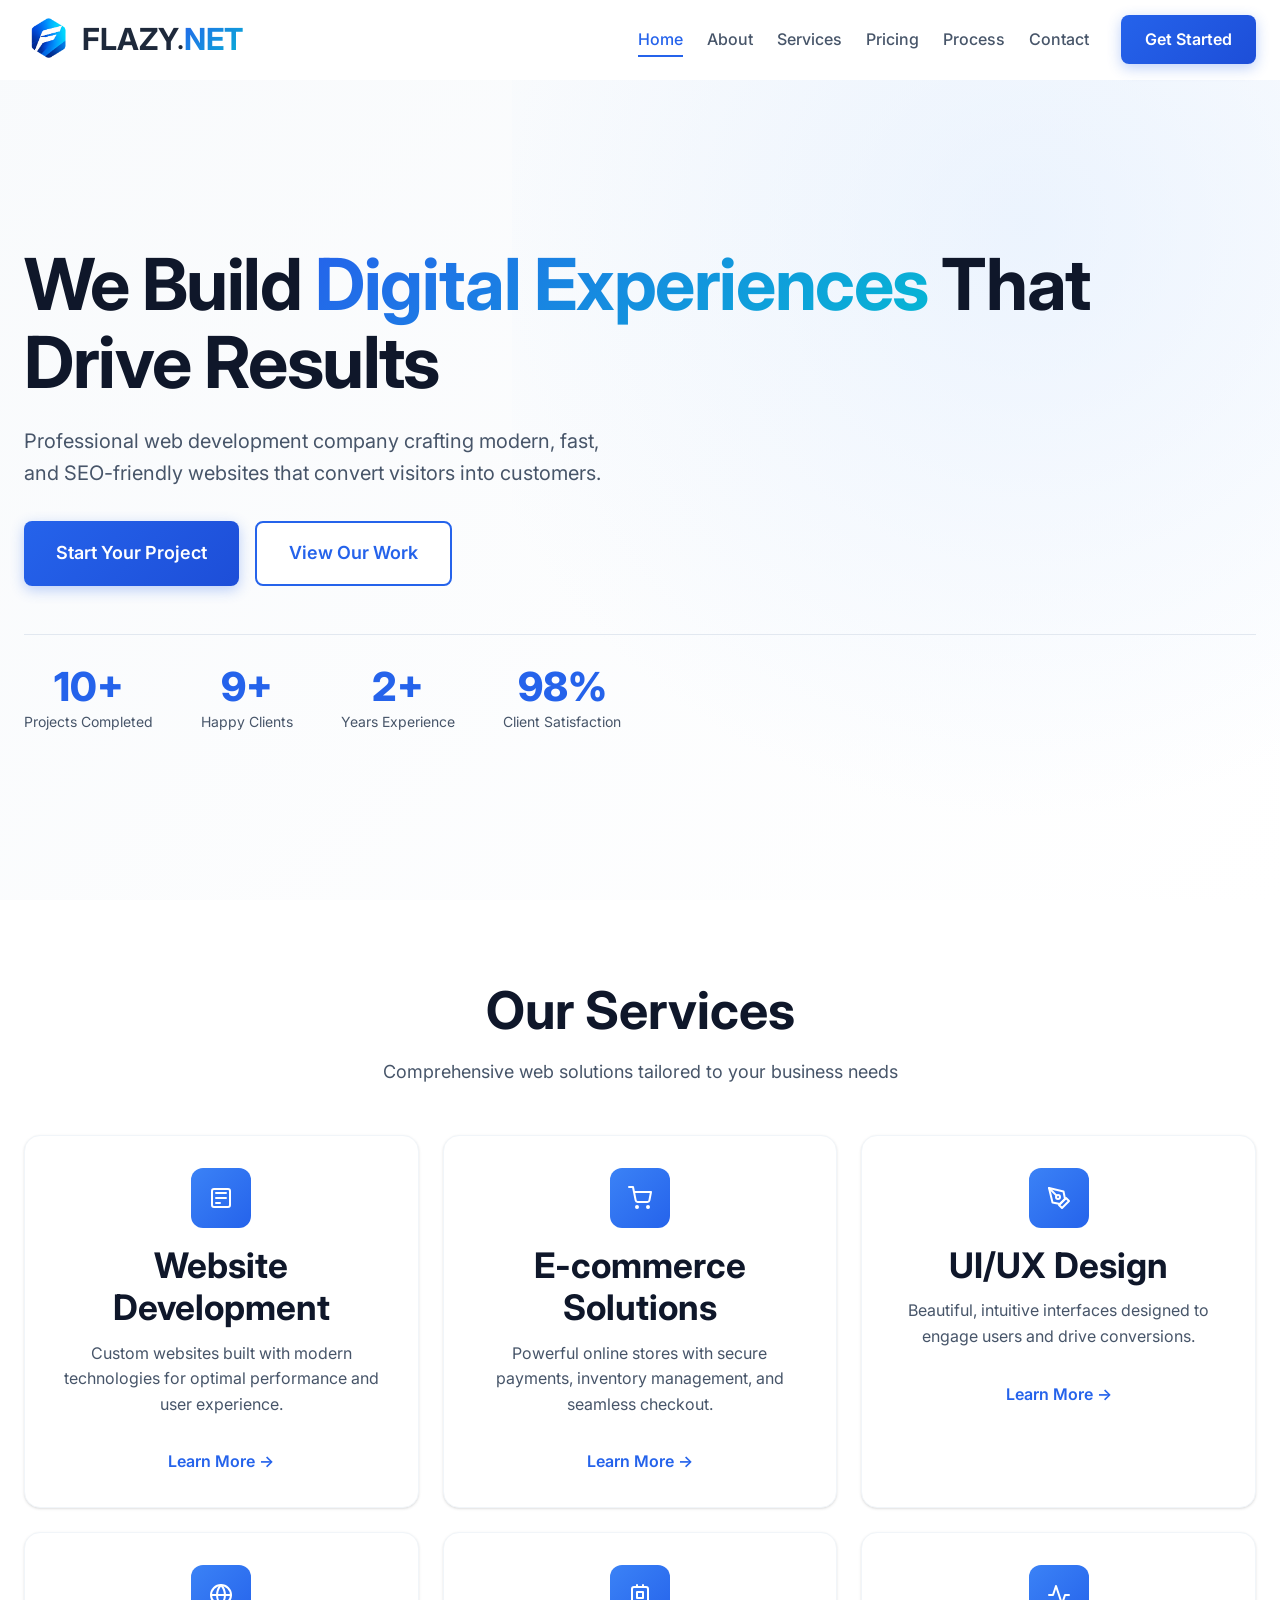
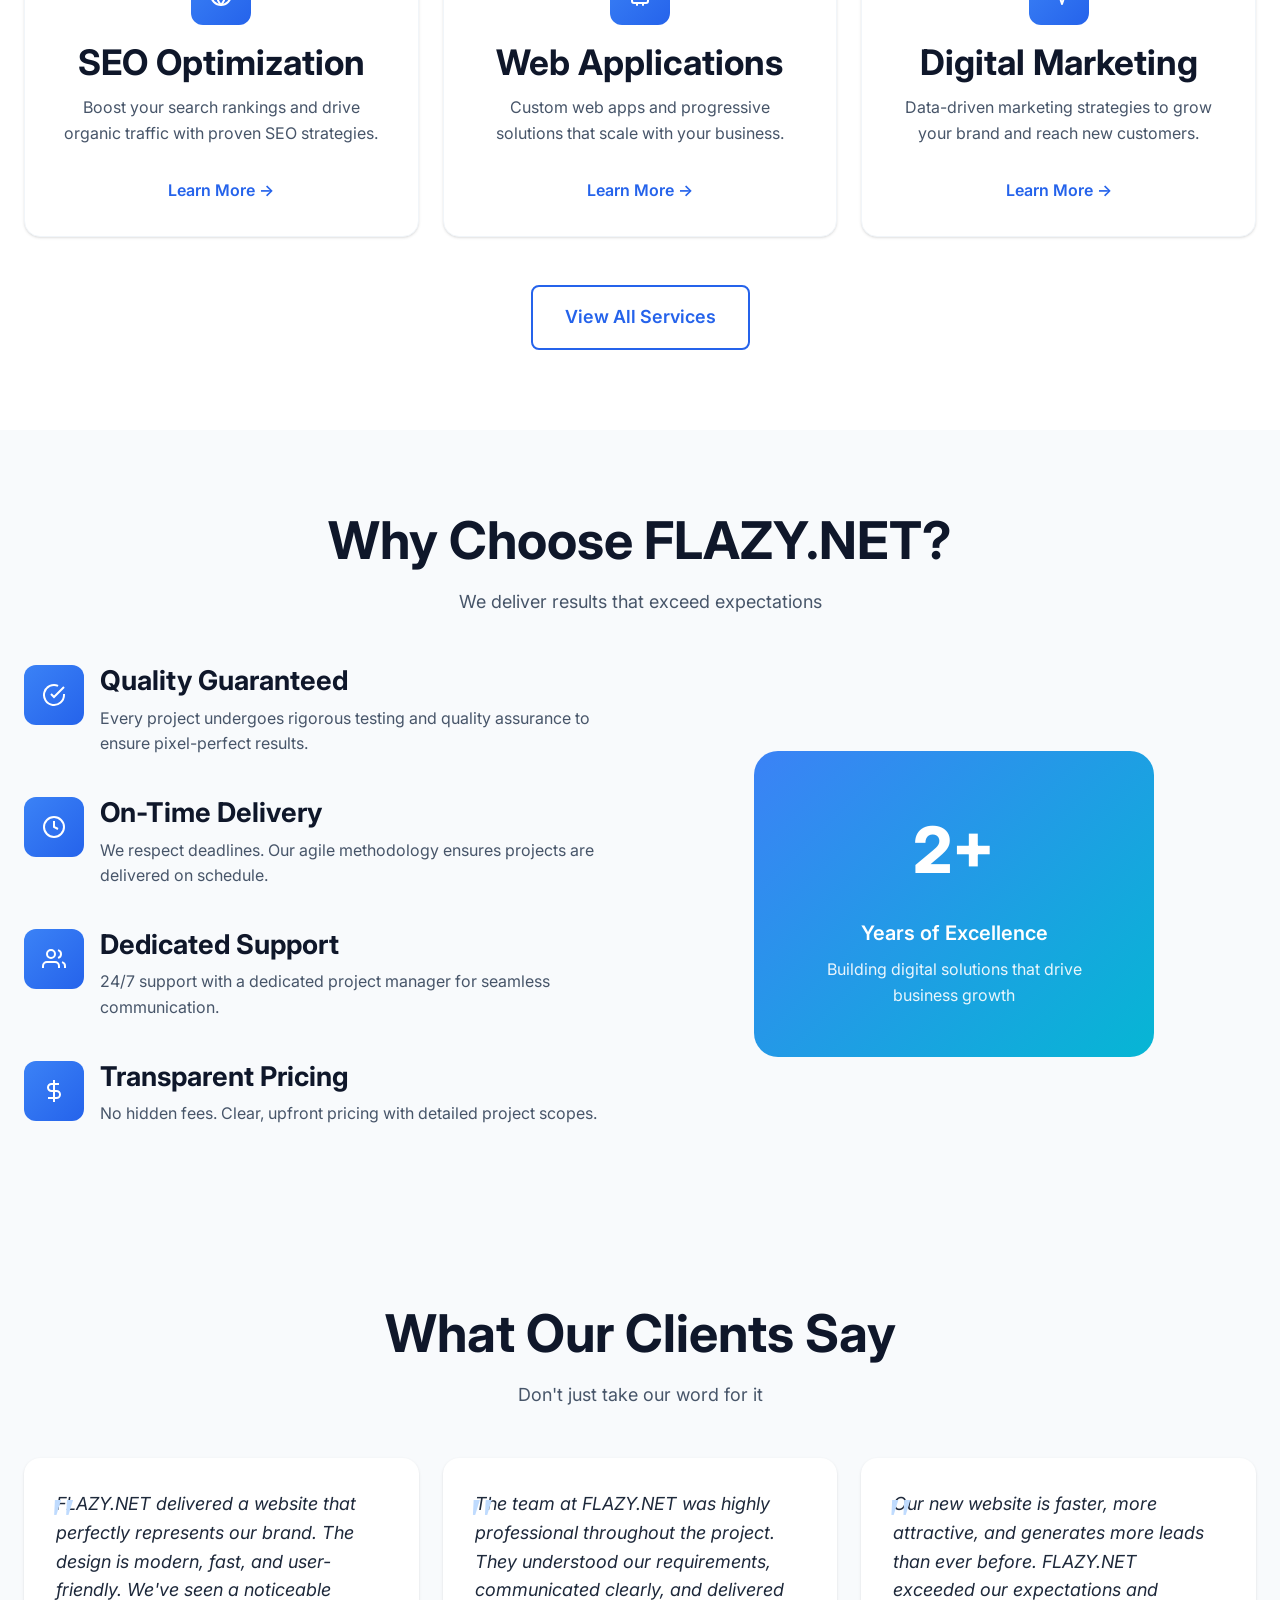
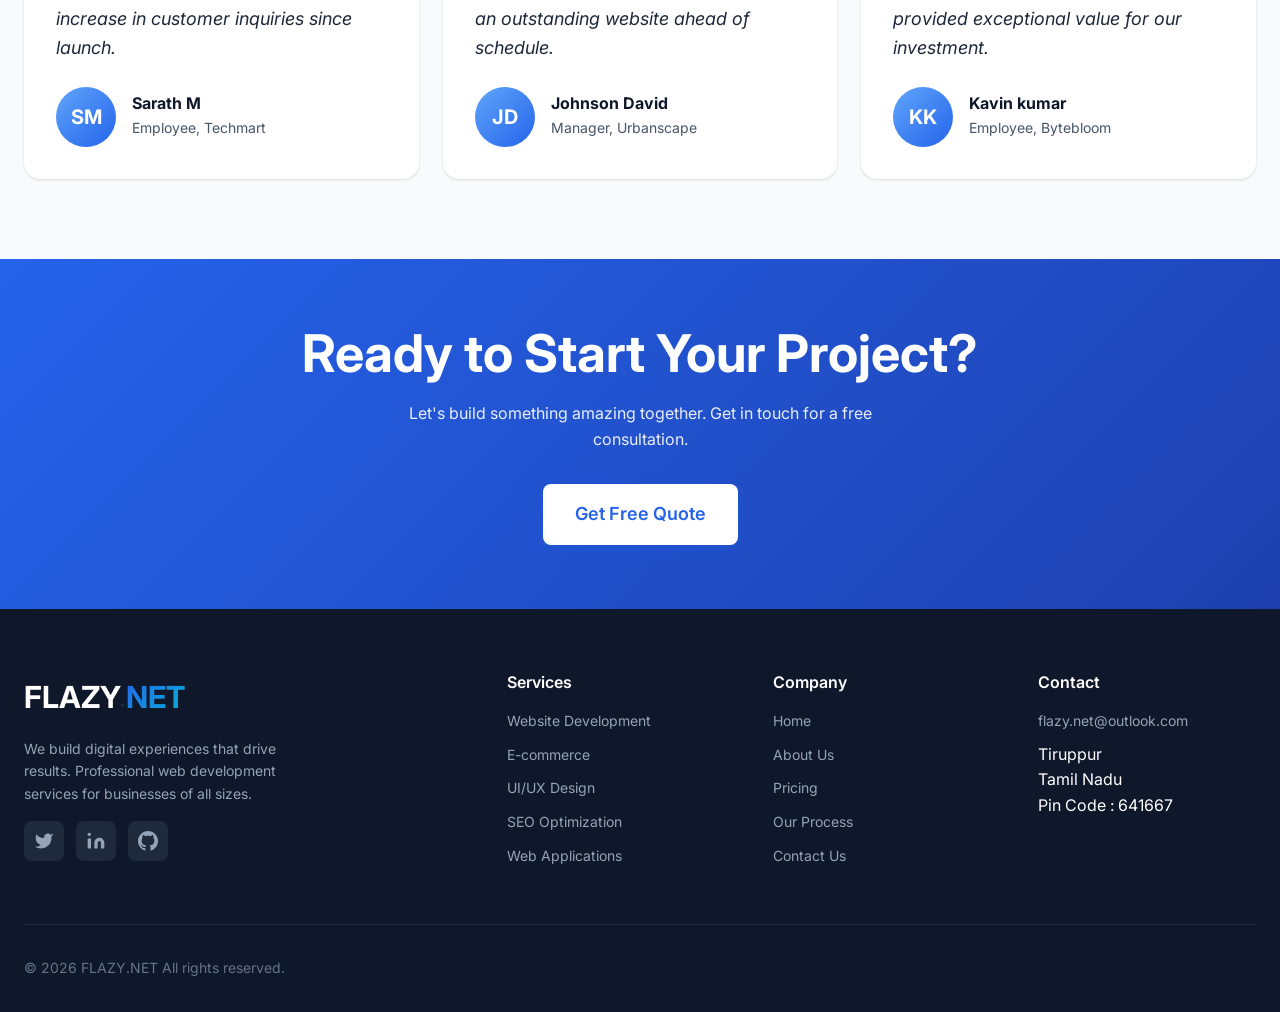
<file: index.html>
<!DOCTYPE html>
<html lang="en">
<head>
  <meta charset="UTF-8">
  <meta name="viewport" content="width=device-width, initial-scale=1.0">
  <meta name="description" content="FLAZY.NET - Professional web development company specializing in custom websites, e-commerce, UI/UX design, SEO, and digital marketing solutions.">
  <meta name="keywords" content="web development, website design, e-commerce, UI/UX design, SEO, digital marketing, web applications">
  <meta name="author" content="FLAZY.NET">
  <meta property="og:title" content="FLAZY.NET - Professional Web Development Services">
  <meta property="og:description" content="Transform your digital presence with modern, fast, and SEO-friendly web solutions.">
  <meta property="og:type" content="website">
  <meta property="og:url" content="https://flazy.net">
  <title>FLAZY.NET - Professional Web Development Company</title>
  <link rel="preconnect" href="https://fonts.googleapis.com">
  <link rel="preconnect" href="https://fonts.gstatic.com" crossorigin>
  <link href="https://fonts.googleapis.com/css2?family=Inter:wght@400;500;600;700;800&display=swap" rel="stylesheet">
  <link rel="stylesheet" href="style.css" />
</head>
<body>
  <!-- Header -->
  <header class="header">
    <div class="container">
      <a href="index.html" class="logo">
        <img src="logo.png" alt="FLAZY.NET Logo" class="logo-image">
        <span class="logo-text">FLAZY<span class="logo-dot">·</span><span class="logo-accent">NET</span></span>
      </a>
      <nav class="nav">
        <ul class="nav-links">
          <li><a href="index.html" class="nav-link active">Home</a></li>
          <li><a href="about.html" class="nav-link">About</a></li>
          <li><a href="services.html" class="nav-link">Services</a></li>
          <li><a href="pricing.html" class="nav-link">Pricing</a></li>
          <li><a href="process.html" class="nav-link">Process</a></li>
          <li><a href="contact.html" class="nav-link">Contact</a></li>
        </ul>
        <a href="contact.html" class="btn btn-primary hide-mobile">Get Started</a>
        <button class="nav-toggle" aria-label="Toggle navigation">
          <span></span>
          <span></span>
          <span></span>
        </button>
      </nav>
    </div>
  </header>

  <!-- Hero Section -->
  <section class="hero">
    <div class="container hero-content">
      <h1 class="fade-in">We Build <span class="text-gradient">Digital Experiences</span> That Drive Results</h1>
      <p class="hero-subtitle fade-in">Professional web development company crafting modern, fast, and SEO-friendly websites that convert visitors into customers.</p>
      <div class="hero-buttons fade-in">
        <a href="contact.html" class="btn btn-primary btn-lg">Start Your Project</a>
        <a href="portfolio.html" class="btn btn-secondary btn-lg">View Our Work</a>
      </div>
      <div class="hero-stats fade-in">
        <div class="stat">
          <div class="stat-number">10+</div>
          <div class="stat-label">Projects Completed</div>
        </div>
        <div class="stat">
          <div class="stat-number">09+</div>
          <div class="stat-label">Happy Clients</div>
        </div>
        <div class="stat">
          <div class="stat-number">2+</div>
          <div class="stat-label">Years Experience</div>
        </div>
        <div class="stat">
          <div class="stat-number">98%</div>
          <div class="stat-label">Client Satisfaction</div>
        </div>
      </div>
    </div>
  </section>

  <!-- Services Preview -->
  <section class="section">
    <div class="container">
      <div class="section-header">
        <h2>Our Services</h2>
        <p>Comprehensive web solutions tailored to your business needs</p>
      </div>
      <div class="grid grid-3">
        <article class="card service-card fade-in">
          <div class="card-icon">
            <svg width="24" height="24" viewBox="0 0 24 24" fill="none" stroke="currentColor" stroke-width="2" stroke-linecap="round" stroke-linejoin="round">
              <rect x="3" y="3" width="18" height="18" rx="2"/>
              <path d="M7 7h10M7 12h10M7 17h4"/>
            </svg>
          </div>
          <h3>Website Development</h3>
          <p>Custom websites built with modern technologies for optimal performance and user experience.</p>
          <a href="services.html#website" class="card-link">Learn More <span>&rarr;</span></a>
        </article>

        <article class="card service-card fade-in">
          <div class="card-icon">
            <svg width="24" height="24" viewBox="0 0 24 24" fill="none" stroke="currentColor" stroke-width="2" stroke-linecap="round" stroke-linejoin="round">
              <circle cx="9" cy="21" r="1"/><circle cx="20" cy="21" r="1"/>
              <path d="M1 1h4l2.68 13.39a2 2 0 0 0 2 1.61h9.72a2 2 0 0 0 2-1.61L23 6H6"/>
            </svg>
          </div>
          <h3>E-commerce Solutions</h3>
          <p>Powerful online stores with secure payments, inventory management, and seamless checkout.</p>
          <a href="services.html#ecommerce" class="card-link">Learn More <span>&rarr;</span></a>
        </article>

        <article class="card service-card fade-in">
          <div class="card-icon">
            <svg width="24" height="24" viewBox="0 0 24 24" fill="none" stroke="currentColor" stroke-width="2" stroke-linecap="round" stroke-linejoin="round">
              <path d="M12 19l7-7 3 3-7 7-3-3z"/><path d="M18 13l-1.5-7.5L2 2l3.5 14.5L13 18l5-5z"/>
              <path d="M2 2l7.586 7.586"/><circle cx="11" cy="11" r="2"/>
            </svg>
          </div>
          <h3>UI/UX Design</h3>
          <p>Beautiful, intuitive interfaces designed to engage users and drive conversions.</p>
          <a href="services.html#design" class="card-link">Learn More <span>&rarr;</span></a>
        </article>

        <article class="card service-card fade-in">
          <div class="card-icon">
            <svg width="24" height="24" viewBox="0 0 24 24" fill="none" stroke="currentColor" stroke-width="2" stroke-linecap="round" stroke-linejoin="round">
              <circle cx="12" cy="12" r="10"/><line x1="2" y1="12" x2="22" y2="12"/>
              <path d="M12 2a15.3 15.3 0 0 1 4 10 15.3 15.3 0 0 1-4 10 15.3 15.3 0 0 1-4-10 15.3 15.3 0 0 1 4-10z"/>
            </svg>
          </div>
          <h3>SEO Optimization</h3>
          <p>Boost your search rankings and drive organic traffic with proven SEO strategies.</p>
          <a href="services.html#seo" class="card-link">Learn More <span>&rarr;</span></a>
        </article>

        <article class="card service-card fade-in">
          <div class="card-icon">
            <svg width="24" height="24" viewBox="0 0 24 24" fill="none" stroke="currentColor" stroke-width="2" stroke-linecap="round" stroke-linejoin="round">
              <rect x="4" y="4" width="16" height="16" rx="2"/><rect x="9" y="9" width="6" height="6"/>
              <line x1="9" y1="2" x2="9" y2="4"/><line x1="15" y1="2" x2="15" y2="4"/>
              <line x1="9" y1="20" x2="9" y2="22"/><line x1="15" y1="20" x2="15" y2="22"/>
            </svg>
          </div>
          <h3>Web Applications</h3>
          <p>Custom web apps and progressive solutions that scale with your business.</p>
          <a href="services.html#webapps" class="card-link">Learn More <span>&rarr;</span></a>
        </article>

        <article class="card service-card fade-in">
          <div class="card-icon">
            <svg width="24" height="24" viewBox="0 0 24 24" fill="none" stroke="currentColor" stroke-width="2" stroke-linecap="round" stroke-linejoin="round">
              <path d="M22 12h-4l-3 9L9 3l-3 9H2"/>
            </svg>
          </div>
          <h3>Digital Marketing</h3>
          <p>Data-driven marketing strategies to grow your brand and reach new customers.</p>
          <a href="services.html#marketing" class="card-link">Learn More <span>&rarr;</span></a>
        </article>
      </div>
      <div class="text-center mt-12">
        <a href="services.html" class="btn btn-secondary btn-lg">View All Services</a>
      </div>
    </div>
  </section>

  <!-- Why Choose Us -->
  <section class="section" style="background: var(--secondary-50);">
    <div class="container">
      <div class="section-header">
        <h2>Why Choose FLAZY.NET?</h2>
        <p>We deliver results that exceed expectations</p>
      </div>
      <div class="grid grid-2">
        <div class="slide-in-left">
          <div style="display: flex; gap: var(--space-4); margin-bottom: var(--space-6);">
            <div class="card-icon" style="flex-shrink: 0;">
              <svg width="24" height="24" viewBox="0 0 24 24" fill="none" stroke="currentColor" stroke-width="2">
                <path d="M22 11.08V12a10 10 0 1 1-5.93-9.14"/>
                <polyline points="22 4 12 14.01 9 11.01"/>
              </svg>
            </div>
            <div>
              <h4 style="margin-bottom: var(--space-2);">Quality Guaranteed</h4>
              <p style="color: var(--secondary-600);">Every project undergoes rigorous testing and quality assurance to ensure pixel-perfect results.</p>
            </div>
          </div>
          <div style="display: flex; gap: var(--space-4); margin-bottom: var(--space-6);">
            <div class="card-icon" style="flex-shrink: 0;">
              <svg width="24" height="24" viewBox="0 0 24 24" fill="none" stroke="currentColor" stroke-width="2">
                <circle cx="12" cy="12" r="10"/>
                <polyline points="12 6 12 12 16 14"/>
              </svg>
            </div>
            <div>
              <h4 style="margin-bottom: var(--space-2);">On-Time Delivery</h4>
              <p style="color: var(--secondary-600);">We respect deadlines. Our agile methodology ensures projects are delivered on schedule.</p>
            </div>
          </div>
          <div style="display: flex; gap: var(--space-4); margin-bottom: var(--space-6);">
            <div class="card-icon" style="flex-shrink: 0;">
              <svg width="24" height="24" viewBox="0 0 24 24" fill="none" stroke="currentColor" stroke-width="2">
                <path d="M17 21v-2a4 4 0 0 0-4-4H5a4 4 0 0 0-4 4v2"/>
                <circle cx="9" cy="7" r="4"/>
                <path d="M23 21v-2a4 4 0 0 0-3-3.87"/>
                <path d="M16 3.13a4 4 0 0 1 0 7.75"/>
              </svg>
            </div>
            <div>
              <h4 style="margin-bottom: var(--space-2);">Dedicated Support</h4>
              <p style="color: var(--secondary-600);">24/7 support with a dedicated project manager for seamless communication.</p>
            </div>
          </div>
          <div style="display: flex; gap: var(--space-4);">
            <div class="card-icon" style="flex-shrink: 0;">
              <svg width="24" height="24" viewBox="0 0 24 24" fill="none" stroke="currentColor" stroke-width="2">
                <line x1="12" y1="1" x2="12" y2="23"/>
                <path d="M17 5H9.5a3.5 3.5 0 0 0 0 7h5a3.5 3.5 0 0 1 0 7H6"/>
              </svg>
            </div>
            <div>
              <h4 style="margin-bottom: var(--space-2);">Transparent Pricing</h4>
              <p style="color: var(--secondary-600);">No hidden fees. Clear, upfront pricing with detailed project scopes.</p>
            </div>
          </div>
        </div>
        <div class="slide-in-right" style="display: flex; align-items: center; justify-content: center;">
          <div style="background: linear-gradient(135deg, var(--primary-500), var(--accent-500)); border-radius: var(--radius-2xl); padding: var(--space-12); color: white; text-align: center; max-width: 400px;">
            <div style="font-size: 4rem; font-weight: 800; margin-bottom: var(--space-4);">2+</div>
            <div style="font-size: 1.25rem; font-weight: 600; margin-bottom: var(--space-2);">Years of Excellence</div>
            <p style="opacity: 0.9; margin: 0;">Building digital solutions that drive business growth</p>
          </div>
        </div>
      </div>
    </div>
  </section>

  <!-- Testimonials -->
  <section class="section testimonials">
    <div class="container">
      <div class="section-header">
        <h2>What Our Clients Say</h2>
        <p>Don't just take our word for it</p>
      </div>
      <div class="grid grid-3">
        <div class="testimonial-card fade-in">
          <div class="testimonial-content">
            <p>FLAZY.NET delivered a website that perfectly represents our brand. The design is modern, fast, and user-friendly. We've seen a noticeable increase in customer inquiries since launch.</p>
          </div>
          <div class="testimonial-author">
            <div class="testimonial-avatar">SM</div>
            <div class="testimonial-info">
              <h4>Sarath M</h4>
              <p>Employee, Techmart</p>
            </div>
          </div>
        </div>

        <div class="testimonial-card fade-in">
          <div class="testimonial-content">
            <p>The team at FLAZY.NET was highly professional throughout the project. They understood our requirements, communicated clearly, and delivered an outstanding website ahead of schedule.</p>
          </div>
          <div class="testimonial-author">
            <div class="testimonial-avatar">JD</div>
            <div class="testimonial-info">
              <h4>Johnson David</h4>
              <p>Manager, Urbanscape</p>
            </div>
          </div>
        </div>

        <div class="testimonial-card fade-in">
          <div class="testimonial-content">
            <p>Our new website is faster, more attractive, and generates more leads than ever before. FLAZY.NET exceeded our expectations and provided exceptional value for our investment.</p>
          </div>
          <div class="testimonial-author">
            <div class="testimonial-avatar">KK</div>
            <div class="testimonial-info">
              <h4>Kavin kumar</h4>
              <p>Employee, Bytebloom</p>
            </div>
          </div>
        </div>
      </div>
    </div>
  </section>

  <!-- CTA Section -->
  <section class="cta-section">
    <div class="container">
      <h2>Ready to Start Your Project?</h2>
      <p>Let's build something amazing together. Get in touch for a free consultation.</p>
      <a href="contact.html" class="btn btn-primary btn-lg">Get Free Quote</a>
    </div>
  </section>

  <!-- Footer -->
  <footer class="footer">
    <div class="container">
      <div class="footer-grid">
        <div class="footer-brand">
          <a href="index.html" class="logo">
        
            <span class="logo-text">FLAZY<span class="logo-dot">·</span><span class="logo-accent">NET</span></span>
          </a>
          <p>We build digital experiences that drive results. Professional web development services for businesses of all sizes.</p>
          <div class="footer-social">
            <a href="https://x.com/flazynet" target="_blank" rel="noopener noreferrer" aria-label="Twitter">
              <svg width="20" height="20" viewBox="0 0 24 24" fill="currentColor"><path d="M23 3a10.9 10.9 0 0 1-3.14 1.53 4.48 4.48 0 0 0-7.86 3v1A10.66 10.66 0 0 1 3 4s-4 9 5 13a11.64 11.64 0 0 1-7 2c9 5 20 0 20-11.5a4.5 4.5 0 0 0-.08-.83A7.72 7.72 0 0 0 23 3z"/></svg>
            </a>
            <a href="https://www.linkedin.com/company/flazy-net/?viewAsMember=true" target="_blank" rel="noopener noreferrer" aria-label="LinkedIn">
              <svg width="20" height="20" viewBox="0 0 24 24" fill="currentColor"><path d="M16 8a6 6 0 0 1 6 6v7h-4v-7a2 2 0 0 0-2-2 2 2 0 0 0-2 2v7h-4v-7a6 6 0 0 1 6-6z"/><rect x="2" y="9" width="4" height="12"/><circle cx="4" cy="4" r="2"/></svg>
            </a>
            <a href="https://github.com/flazynet" target="_blank" rel="noopener noreferrer" aria-label="GitHub">
              <svg width="20" height="20" viewBox="0 0 24 24" fill="currentColor"><path d="M12 0c-6.626 0-12 5.373-12 12 0 5.302 3.438 9.8 8.207 11.387.599.111.793-.261.793-.577v-2.234c-3.338.726-4.033-1.416-4.033-1.416-.546-1.387-1.333-1.756-1.333-1.756-1.089-.745.083-.729.083-.729 1.205.084 1.839 1.237 1.839 1.237 1.07 1.834 2.807 1.304 3.492.997.107-.775.418-1.305.762-1.604-2.665-.305-5.467-1.334-5.467-5.931 0-1.311.469-2.381 1.236-3.221-.124-.303-.535-1.524.117-3.176 0 0 1.008-.322 3.301 1.23.957-.266 1.983-.399 3.003-.404 1.02.005 2.047.138 3.006.404 2.291-1.552 3.297-1.23 3.297-1.23.653 1.653.242 2.874.118 3.176.77.84 1.235 1.911 1.235 3.221 0 4.609-2.807 5.624-5.479 5.921.43.372.823 1.102.823 2.222v3.293c0 .319.192.694.801.576 4.765-1.589 8.199-6.086 8.199-11.386 0-6.627-5.373-12-12-12z"/></svg>
            </a>
          </div>
        </div>

        <div>
          <h3 class="footer-title">Services</h3>
          <ul class="footer-links">
            <li><a href="services.html#website">Website Development</a></li>
            <li><a href="services.html#ecommerce">E-commerce</a></li>
            <li><a href="services.html#design">UI/UX Design</a></li>
            <li><a href="services.html#seo">SEO Optimization</a></li>
            <li><a href="services.html#webapps">Web Applications</a></li>
          </ul>
        </div>

        <div>
          <h3 class="footer-title">Company</h3>
          <ul class="footer-links">
            <li><a href="index.html">Home</a></li>
            <li><a href="about.html">About Us</a></li>
            <li><a href="pricing.html">Pricing</a></li>
            <li><a href="process.html">Our Process</a></li>
            <li><a href="contact.html">Contact Us</a></li>
          </ul>
        </div>

        <div>
          <h3 class="footer-title">Contact</h3>
          <ul class="footer-links">
            <li><a href="mailto:flazy.net@outlook.com">flazy.net@outlook.com</a></li>
            <li><a href="tel:+1-555-123-4567"></a></li>
            <li>Tiruppur<br>Tamil Nadu <br>Pin Code : 641667</li>
          </ul>
        </div>
      </div>

      <div class="footer-bottom">
        <p>&copy; 2026 FLAZY.NET All rights reserved.</p>
        <div class="footer-legal">
          <a href="#"></a>
          <a href="#"></a>
          <a href="#"></a>
        </div>
      </div>
    </div>
  </footer>

  <script src="main.js"></script>
</body>
</html>
</file>
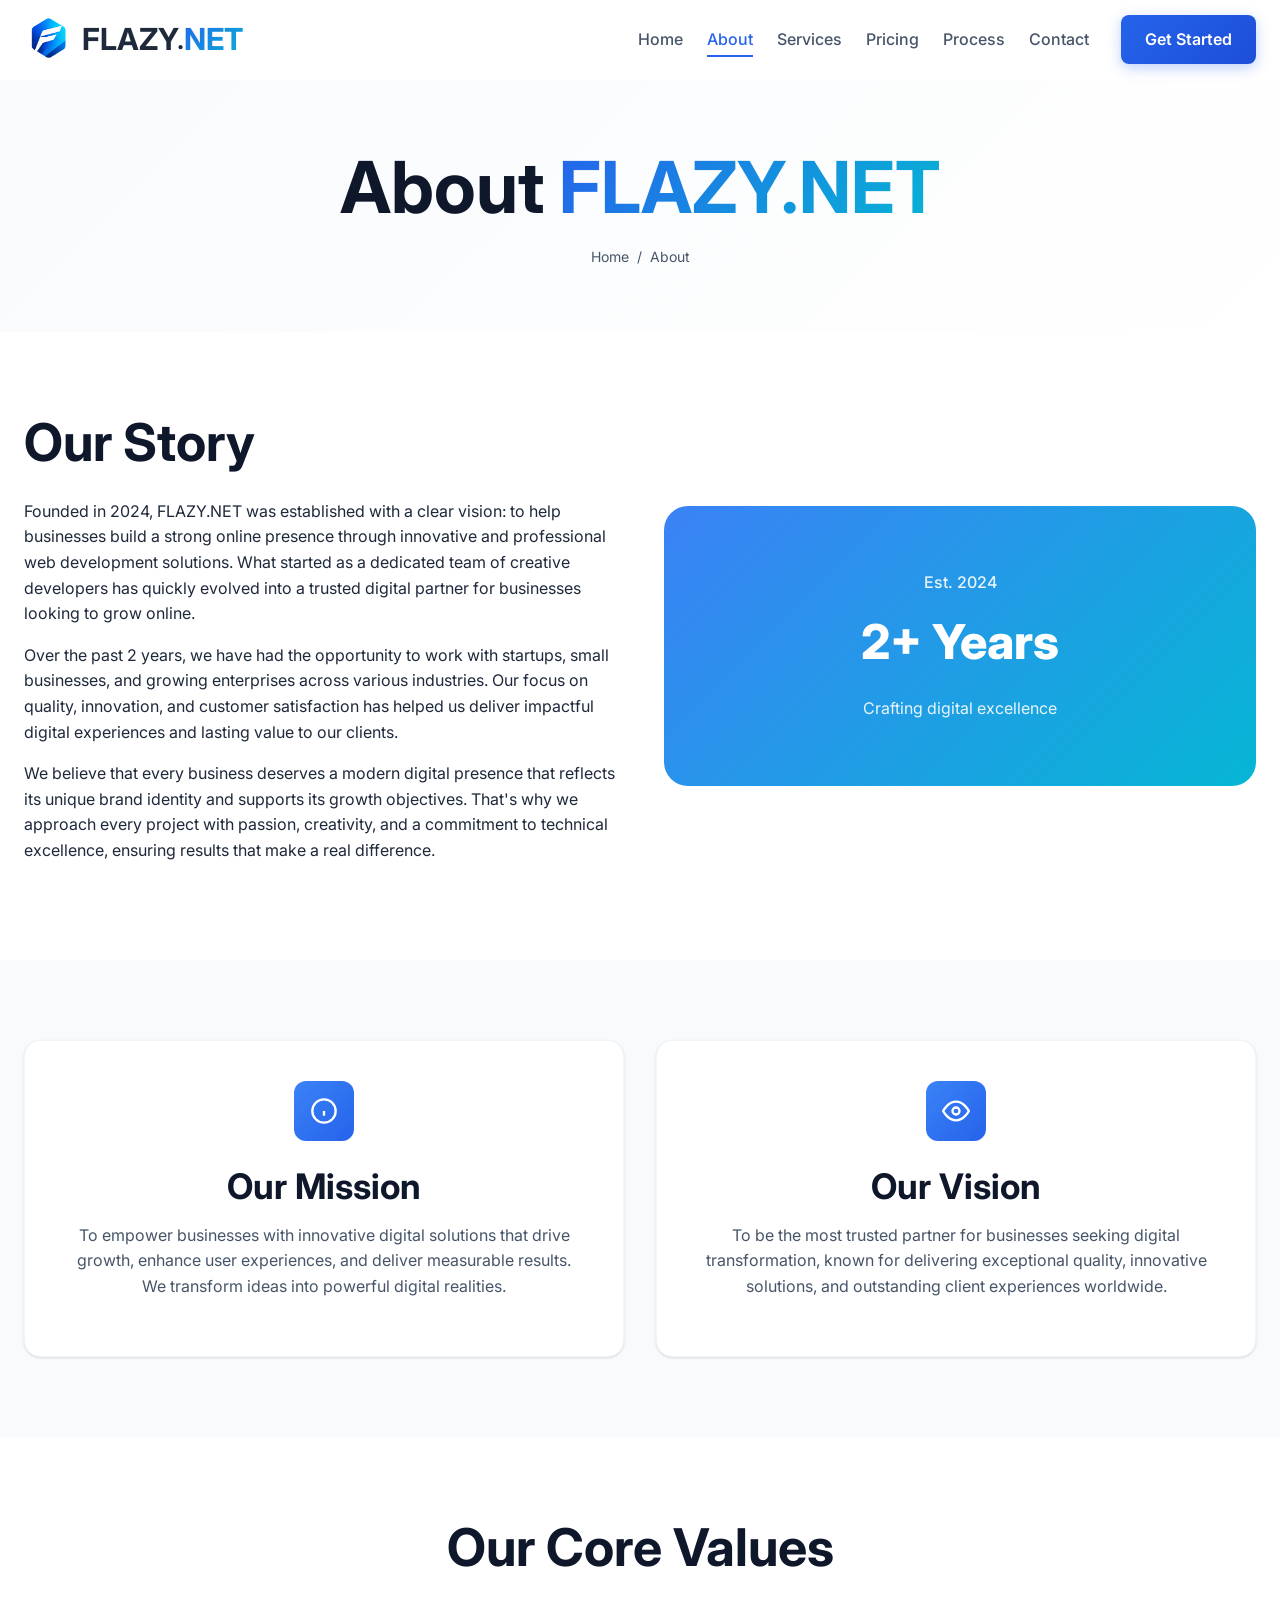
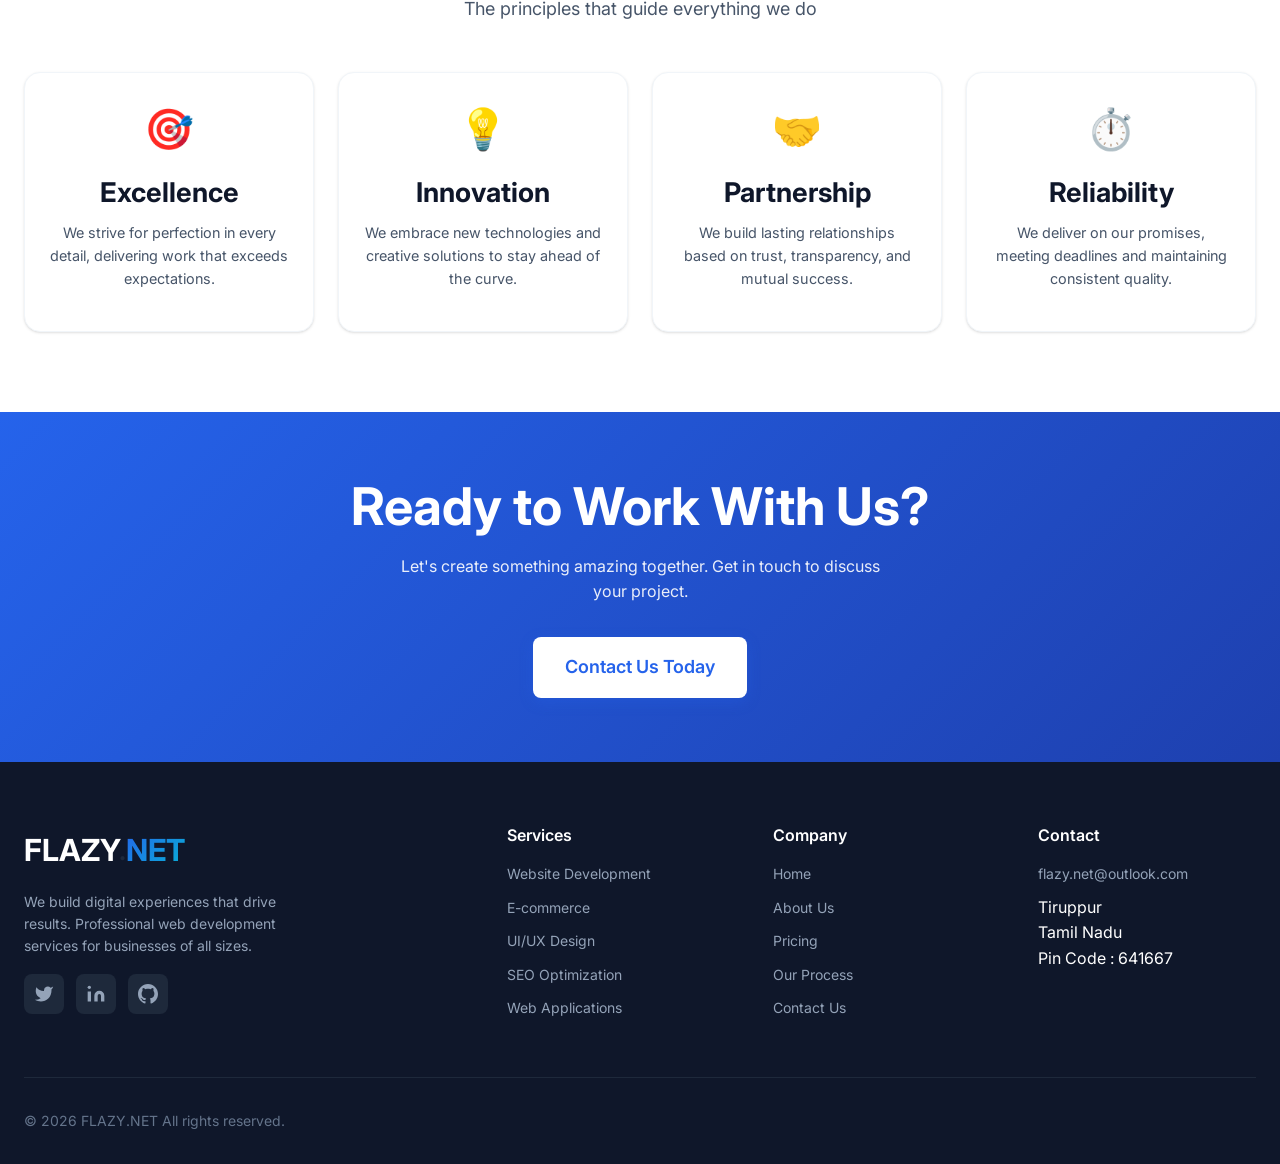
<file: about.html>
<!DOCTYPE html>
<html lang="en">
<head>
  <meta charset="UTF-8">
  <meta name="viewport" content="width=device-width, initial-scale=1.0">
  <meta name="description" content="Learn about FLAZY.NET - Our story, mission, values, and the team behind professional web development services.">
  <meta name="keywords" content="about flazy.net, web development team, web company, digital agency">
  <title>About Us - FLAZY.NET | Web Development Company</title>
  <link rel="preconnect" href="https://fonts.googleapis.com">
  <link rel="preconnect" href="https://fonts.gstatic.com" crossorigin>
  <link href="https://fonts.googleapis.com/css2?family=Inter:wght@400;500;600;700;800&display=swap" rel="stylesheet">
  <link rel="stylesheet" href="style.css">
</head>
<body>
  <!-- Header -->
  <header class="header">
    <div class="container">
      <a href="index.html" class="logo">
        <!--logo-->
        <body>
    <img src="logo.png" alt="FLAZY.NET Logo" class="logo">
</body>
        <span class="logo-text">FLAZY<span class="logo-dot">·</span><span class="logo-accent">NET</span></span>
      </a>
      <nav class="nav">
        <ul class="nav-links">
          <li><a href="index.html" class="nav-link">Home</a></li>
          <li><a href="about.html" class="nav-link active">About</a></li>
          <li><a href="services.html" class="nav-link">Services</a></li>
          <li><a href="pricing.html" class="nav-link">Pricing</a></li>
          <li><a href="process.html" class="nav-link">Process</a></li>
          <li><a href="contact.html" class="nav-link">Contact</a></li>
        </ul>
        <a href="contact.html" class="btn btn-primary hide-mobile">Get Started</a>
        <button class="nav-toggle" aria-label="Toggle navigation">
          <span></span>
          <span></span>
          <span></span>
        </button>
      </nav>
    </div>
  </header>

  <!-- Page Header -->
  <section class="page-header">
    <div class="container">
      <h1>About <span class="text-gradient">FLAZY.NET</span></h1>
      <nav class="breadcrumb">
        <a href="index.html">Home</a>
        <span>About</span>
      </nav>
    </div>
  </section>

  <!-- Our Story -->
  <section class="section">
    <div class="container">
      <div class="grid grid-2" style="gap: var(--space-12); align-items: center;">
        <div class="fade-in">
          <h2 style="margin-bottom: var(--space-6);">Our Story</h2>
          <p>Founded in 2024, FLAZY.NET was established with a clear vision: to help businesses build a strong online presence through innovative and professional web development solutions. What started as a dedicated team of creative developers has quickly evolved into a trusted digital partner for businesses looking to grow online.</p>
          <p>Over the past 2 years, we have had the opportunity to work with startups, small businesses, and growing enterprises across various industries. Our focus on quality, innovation, and customer satisfaction has helped us deliver impactful digital experiences and lasting value to our clients.</p>
          <p>We believe that every business deserves a modern digital presence that reflects its unique brand identity and supports its growth objectives. That's why we approach every project with passion, creativity, and a commitment to technical excellence, ensuring results that make a real difference.</p>
        </div>
        <div class="fade-in" style="background: linear-gradient(135deg, var(--primary-500), var(--accent-500)); border-radius: var(--radius-2xl); padding: var(--space-16); text-align: center; color: white;">
          <div style="font-size: 1rem; font-weight: 500; opacity: 0.9; margin-bottom: var(--space-2);">Est. 2024</div>
          <div style="font-size: 3rem; font-weight: 800; margin-bottom: var(--space-4);">2+ Years</div>
          <p style="margin: 0; opacity: 0.9;">Crafting digital excellence</p>
        </div>
      </div>
    </div>
  </section>

  <!-- Mission & Vision -->
  <section class="section" style="background: var(--secondary-50);">
    <div class="container">
      <div class="grid grid-2" style="gap: var(--space-8);">
        <div class="card fade-in" style="text-align: center; padding: var(--space-10);">
          <div class="card-icon" style="margin: 0 auto var(--space-6);">
            <svg width="28" height="28" viewBox="0 0 24 24" fill="none" stroke="currentColor" stroke-width="2">
              <circle cx="12" cy="12" r="10"/>
              <path d="M12 16v-4M12 8h.01"/>
            </svg>
          </div>
          <h3 style="margin-bottom: var(--space-4);">Our Mission</h3>
          <p style="color: var(--secondary-600);">To empower businesses with innovative digital solutions that drive growth, enhance user experiences, and deliver measurable results. We transform ideas into powerful digital realities.</p>
        </div>
        <div class="card fade-in" style="text-align: center; padding: var(--space-10);">
          <div class="card-icon" style="margin: 0 auto var(--space-6);">
            <svg width="28" height="28" viewBox="0 0 24 24" fill="none" stroke="currentColor" stroke-width="2">
              <path d="M1 12s4-8 11-8 11 8 11 8-4 8-11 8-11-8-11-8z"/>
              <circle cx="12" cy="12" r="3"/>
            </svg>
          </div>
          <h3 style="margin-bottom: var(--space-4);">Our Vision</h3>
          <p style="color: var(--secondary-600);">To be the most trusted partner for businesses seeking digital transformation, known for delivering exceptional quality, innovative solutions, and outstanding client experiences worldwide.</p>
        </div>
      </div>
    </div>
  </section>

  <!-- Our Values -->
  <section class="section">
    <div class="container">
      <div class="section-header">
        <h2>Our Core Values</h2>
        <p>The principles that guide everything we do</p>
      </div>
      <div class="grid grid-4">
        <div class="card fade-in" style="text-align: center; padding: var(--space-6);">
          <div style="font-size: 2.5rem; margin-bottom: var(--space-4);">🎯</div>
          <h4 style="margin-bottom: var(--space-3);">Excellence</h4>
          <p style="color: var(--secondary-600); font-size: 0.9rem;">We strive for perfection in every detail, delivering work that exceeds expectations.</p>
        </div>
        <div class="card fade-in" style="text-align: center; padding: var(--space-6);">
          <div style="font-size: 2.5rem; margin-bottom: var(--space-4);">💡</div>
          <h4 style="margin-bottom: var(--space-3);">Innovation</h4>
          <p style="color: var(--secondary-600); font-size: 0.9rem;">We embrace new technologies and creative solutions to stay ahead of the curve.</p>
        </div>
        <div class="card fade-in" style="text-align: center; padding: var(--space-6);">
          <div style="font-size: 2.5rem; margin-bottom: var(--space-4);">🤝</div>
          <h4 style="margin-bottom: var(--space-3);">Partnership</h4>
          <p style="color: var(--secondary-600); font-size: 0.9rem;">We build lasting relationships based on trust, transparency, and mutual success.</p>
        </div>
        <div class="card fade-in" style="text-align: center; padding: var(--space-6);">
          <div style="font-size: 2.5rem; margin-bottom: var(--space-4);">⏱️</div>
          <h4 style="margin-bottom: var(--space-3);">Reliability</h4>
          <p style="color: var(--secondary-600); font-size: 0.9rem;">We deliver on our promises, meeting deadlines and maintaining consistent quality.</p>
        </div>
      </div>
    </div>
  </section>

  <!-- CTA Section -->
  <section class="cta-section">
    <div class="container">
      <h2>Ready to Work With Us?</h2>
      <p>Let's create something amazing together. Get in touch to discuss your project.</p>
      <a href="contact.html" class="btn btn-primary btn-lg">Contact Us Today</a>
    </div>
  </section>

  <!-- Footer -->
  <footer class="footer">
    <div class="container">
      <div class="footer-grid">
        <div class="footer-brand">
          <a href="index.html" class="logo">
            <span class="logo-text">FLAZY<span class="logo-dot">·</span><span class="logo-accent">NET</span></span>
          </a>
          <p>We build digital experiences that drive results. Professional web development services for businesses of all sizes.</p>
          <div class="footer-social">
            <a href="https://x.com/flazynet" target="_blank" rel="noopener noreferrer" aria-label="Twitter">
              <svg width="20" height="20" viewBox="0 0 24 24" fill="currentColor"><path d="M23 3a10.9 10.9 0 0 1-3.14 1.53 4.48 4.48 0 0 0-7.86 3v1A10.66 10.66 0 0 1 3 4s-4 9 5 13a11.64 11.64 0 0 1-7 2c9 5 20 0 20-11.5a4.5 4.5 0 0 0-.08-.83A7.72 7.72 0 0 0 23 3z"/></svg>
            </a>
            <a href="https://www.linkedin.com/company/flazy-net/?viewAsMember=true" target="_blank" rel="noopener noreferrer" aria-label="LinkedIn">
              <svg width="20" height="20" viewBox="0 0 24 24" fill="currentColor"><path d="M16 8a6 6 0 0 1 6 6v7h-4v-7a2 2 0 0 0-2-2 2 2 0 0 0-2 2v7h-4v-7a6 6 0 0 1 6-6z"/><rect x="2" y="9" width="4" height="12"/><circle cx="4" cy="4" r="2"/></svg>
            </a>
            <a href="https://github.com/flazynet" target="_blank" rel="noopener noreferrer" aria-label="GitHub">
              <svg width="20" height="20" viewBox="0 0 24 24" fill="currentColor"><path d="M12 0c-6.626 0-12 5.373-12 12 0 5.302 3.438 9.8 8.207 11.387.599.111.793-.261.793-.577v-2.234c-3.338.726-4.033-1.416-4.033-1.416-.546-1.387-1.333-1.756-1.333-1.756-1.089-.745.083-.729.083-.729 1.205.084 1.839 1.237 1.839 1.237 1.07 1.834 2.807 1.304 3.492.997.107-.775.418-1.305.762-1.604-2.665-.305-5.467-1.334-5.467-5.931 0-1.311.469-2.381 1.236-3.221-.124-.303-.535-1.524.117-3.176 0 0 1.008-.322 3.301 1.23.957-.266 1.983-.399 3.003-.404 1.02.005 2.047.138 3.006.404 2.291-1.552 3.297-1.23 3.297-1.23.653 1.653.242 2.874.118 3.176.77.84 1.235 1.911 1.235 3.221 0 4.609-2.807 5.624-5.479 5.921.43.372.823 1.102.823 2.222v3.293c0 .319.192.694.801.576 4.765-1.589 8.199-6.086 8.199-11.386 0-6.627-5.373-12-12-12z"/></svg>
            </a>
          </div>
        </div>

        <div>
          <h3 class="footer-title">Services</h3>
          <ul class="footer-links">
            <li><a href="services.html#website">Website Development</a></li>
            <li><a href="services.html#ecommerce">E-commerce</a></li>
            <li><a href="services.html#design">UI/UX Design</a></li>
            <li><a href="services.html#seo">SEO Optimization</a></li>
            <li><a href="services.html#webapps">Web Applications</a></li>
          </ul>
        </div>

        <div>
          <h3 class="footer-title">Company</h3>
          <ul class="footer-links">
            <li><a href="index.html">Home</a></li>
            <li><a href="about.html">About Us</a></li>
            <li><a href="pricing.html">Pricing</a></li>
            <li><a href="process.html">Our Process</a></li>
            <li><a href="contact.html">Contact Us</a></li>
          </ul>
        </div>

        <div>
          <h3 class="footer-title">Contact</h3>
          <ul class="footer-links">
            <li><a href="mailto:flazy.net@outlook.com">flazy.net@outlook.com</a></li>
            <li><a href="tel:+1-555-123-4567"></a></li>
            <li>Tiruppur<br>Tamil Nadu<br>Pin Code : 641667</li>
          </ul>
        </div>
      </div>

      <div class="footer-bottom">
        <p>&copy; 2026 FLAZY.NET All rights reserved.</p>
        <div class="footer-legal">
          <a href="#"></a>
          <a href="#"></a>
          <a href="#"></a>
        </div>
      </div>
    </div>
  </footer>

  <script src="main.js"></script>
</body>
</html>
</file>
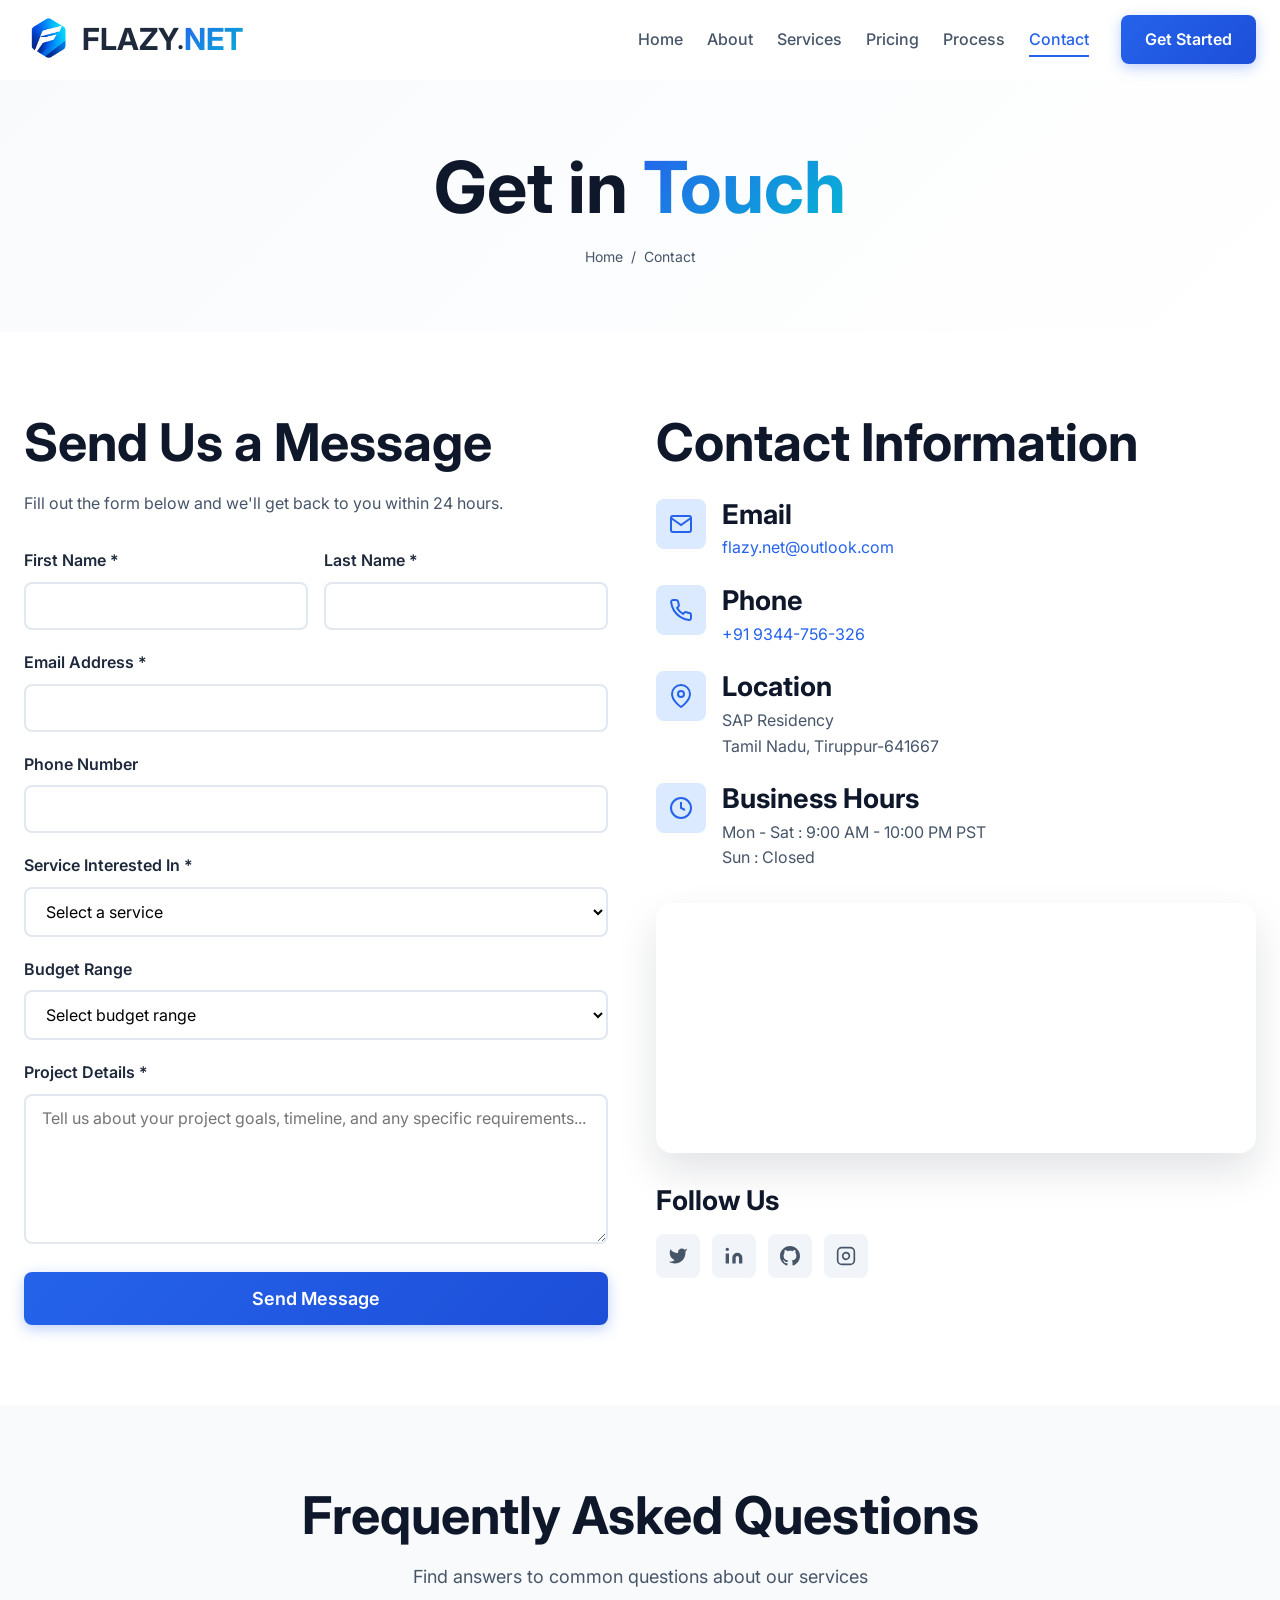
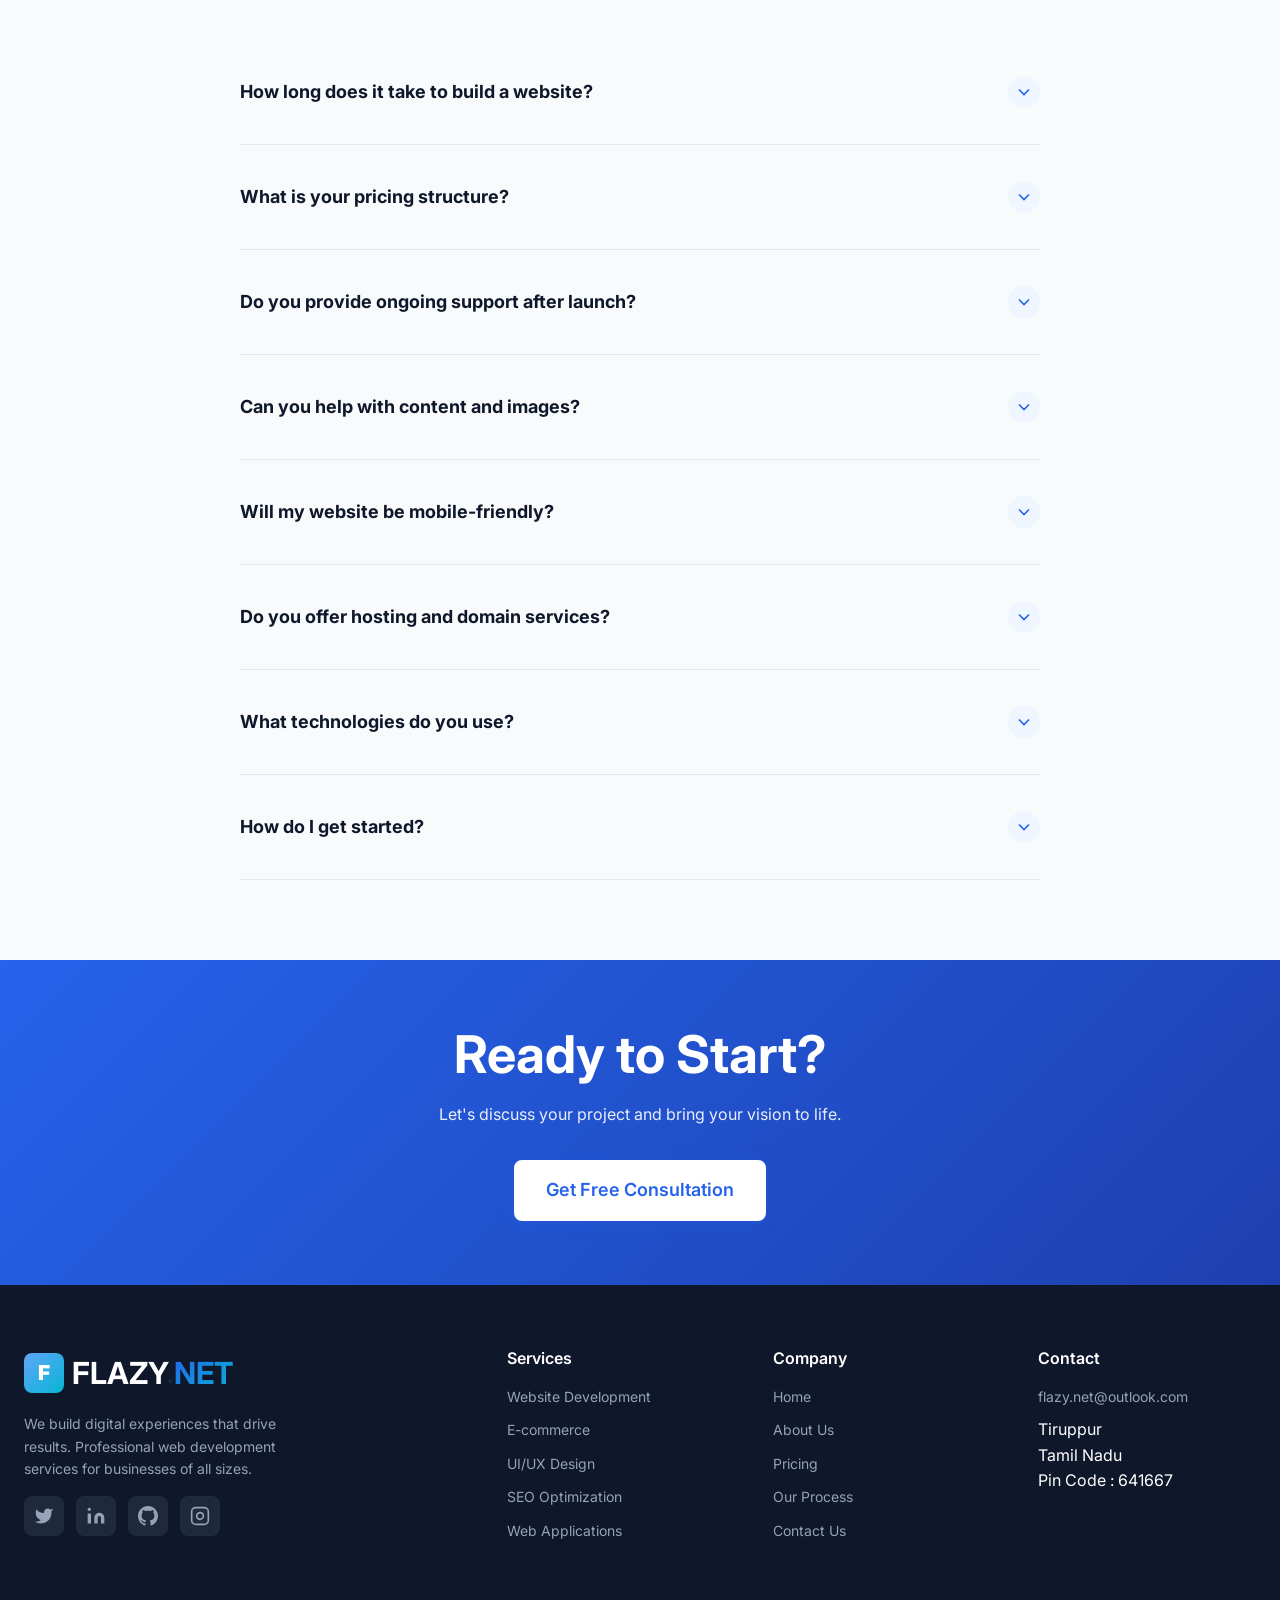
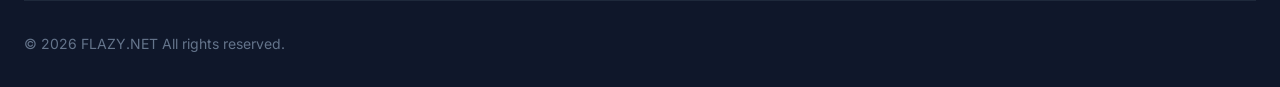
<file: contact.html>
<!DOCTYPE html>
<html lang="en">
<head>
  <meta charset="UTF-8">
  <meta name="viewport" content="width=device-width, initial-scale=1.0">
  <meta name="description" content="Contact FLAZY.NET - Get in touch for web development, e-commerce, design, SEO, and digital marketing services. Free consultation available.">
  <meta name="keywords" content="contact flazy.net, web development contact, get quote, free consultation">
  <title>Contact Us - FLAZY.NET | Get in Touch</title>
  <link rel="preconnect" href="https://fonts.googleapis.com">
  <link rel="preconnect" href="https://fonts.gstatic.com" crossorigin>
  <link href="https://fonts.googleapis.com/css2?family=Inter:wght@400;500;600;700;800&display=swap" rel="stylesheet">
  <link rel="stylesheet" href="style.css">
</head>
<body>
  <!-- Header -->
  <header class="header">
    <div class="container">
      <a href="index.html" class="logo">
        <!--logo-->
        <body>
    <img src="logo.png" alt="FLAZY.NET Logo" class="logo">
</body>
        
        <span class="logo-text">FLAZY<span class="logo-dot">·</span><span class="logo-accent">NET</span></span>
      </a>
      <nav class="nav">
        <ul class="nav-links">
          <li><a href="index.html" class="nav-link">Home</a></li>
          <li><a href="about.html" class="nav-link">About</a></li>
          <li><a href="services.html" class="nav-link">Services</a></li>
          <li><a href="pricing.html" class="nav-link">Pricing</a></li>
          <li><a href="process.html" class="nav-link">Process</a></li>
          <li><a href="contact.html" class="nav-link active">Contact</a></li>
        </ul>
        <a href="contact.html" class="btn btn-primary hide-mobile">Get Started</a>
        <button class="nav-toggle" aria-label="Toggle navigation">
          <span></span>
          <span></span>
          <span></span>
        </button>
      </nav>
    </div>
  </header>

  <!-- Page Header -->
  <section class="page-header">
    <div class="container">
      <h1>Get in <span class="text-gradient">Touch</span></h1>
      <nav class="breadcrumb">
        <a href="index.html">Home</a>
        <span>Contact</span>
      </nav>
    </div>
  </section>

  <!-- Contact Section -->
  <section class="section">
    <div class="container">
      <div class="grid grid-2" style="gap: var(--space-12);">
        <!-- Contact Form -->
        <div class="fade-in">
          <h2 style="margin-bottom: var(--space-4);">Send Us a Message</h2>
          <p style="color: var(--secondary-600); margin-bottom: var(--space-8);">Fill out the form below and we'll get back to you within 24 hours.</p>

          <form id="contact-form">
            <div class="grid grid-2" style="gap: var(--space-4);">
              <div class="form-group">
                <label for="firstName" class="form-label">First Name *</label>
                <input type="text" id="firstName" name="firstName" class="form-input" required placeholder="">
              </div>
              <div class="form-group">
                <label for="lastName" class="form-label">Last Name *</label>
                <input type="text" id="lastName" name="lastName" class="form-input" required placeholder="">
              </div>
            </div>

            <div class="form-group">
              <label for="email" class="form-label">Email Address *</label>
              <input type="email" id="email" name="email" class="form-input" required placeholder="">
            </div>

            <div class="form-group">
              <label for="phone" class="form-label">Phone Number</label>
              <input type="tel" id="phone" name="phone" class="form-input" placeholder="">
            </div>

            <div class="form-group">
              <label for="service" class="form-label">Service Interested In *</label>
              <select id="service" name="service" class="form-select" required>
                <option value="">Select a service</option>
                <option value="website">Website Development</option>
                <option value="ecommerce">E-commerce Solutions</option>
                <option value="design">UI/UX Design</option>
                <option value="seo">SEO Optimization</option>
                <option value="webapp">Web Application</option>
                <option value="maintenance">Website Maintenance</option>
                <option value="hosting">Hosting Services</option>
                <option value="domain">Domain Registration</option>
                <option value="marketing">Digital Marketing</option>
                <option value="other">Other</option>
              </select>
            </div>

            <div class="form-group">
              <label for="budget" class="form-label">Budget Range</label>
              <select id="budget" name="budget" class="form-select">
                <option value="">Select budget range</option>
                <option value="under-5k">Under $5,000</option>
                <option value="5k-10k">$5,000 - $10,000</option>
                <option value="10k-25k">$10,000 - $25,000</option>
                <option value="25k-50k">$25,000 - $50,000</option>
                <option value="over-50k">Over $50,000</option>
              </select>
            </div>

            <div class="form-group">
              <label for="message" class="form-label">Project Details *</label>
              <textarea id="message" name="message" class="form-textarea" required placeholder="Tell us about your project goals, timeline, and any specific requirements..."></textarea>
            </div>

            <button type="submit" class="btn btn-primary btn-lg" style="width: 100%;">Send Message</button>
          </form>
        </div>

        <!-- Contact Info -->
        <div class="fade-in">
          <h2 style="margin-bottom: var(--space-6);">Contact Information</h2>

          <div style="margin-bottom: var(--space-8);">
            <div style="display: flex; gap: var(--space-4); margin-bottom: var(--space-6);">
              <div style="width: 50px; height: 50px; background: var(--primary-100); border-radius: var(--radius); display: flex; align-items: center; justify-content: center; flex-shrink: 0;">
                <svg width="24" height="24" viewBox="0 0 24 24" fill="none" stroke="var(--primary-600)" stroke-width="2">
                  <path d="M4 4h16c1.1 0 2 .9 2 2v12c0 1.1-.9 2-2 2H4c-1.1 0-2-.9-2-2V6c0-1.1.9-2 2-2z"/>
                  <polyline points="22,6 12,13 2,6"/>
                </svg>
              </div>
              <div>
                <h4 style="margin-bottom: var(--space-1);">Email</h4>
                <a href="mailto:flazy.net@outlook.com" style="color: var(--primary-600);">flazy.net@outlook.com</a>
              </div>
            </div>

            <div style="display: flex; gap: var(--space-4); margin-bottom: var(--space-6);">
              <div style="width: 50px; height: 50px; background: var(--primary-100); border-radius: var(--radius); display: flex; align-items: center; justify-content: center; flex-shrink: 0;">
                <svg width="24" height="24" viewBox="0 0 24 24" fill="none" stroke="var(--primary-600)" stroke-width="2">
                  <path d="M22 16.92v3a2 2 0 0 1-2.18 2 19.79 19.79 0 0 1-8.63-3.07 19.5 19.5 0 0 1-6-6 19.79 19.79 0 0 1-3.07-8.67A2 2 0 0 1 4.11 2h3a2 2 0 0 1 2 1.72 12.84 12.84 0 0 0 .7 2.81 2 2 0 0 1-.45 2.11L8.09 9.91a16 16 0 0 0 6 6l1.27-1.27a2 2 0 0 1 2.11-.45 12.84 12.84 0 0 0 2.81.7A2 2 0 0 1 22 16.92z"/>
                </svg>
              </div>
              <div>
                <h4 style="margin-bottom: var(--space-1);">Phone</h4>
                <a href="tel:+1-555-123-4567" style="color: var(--primary-600);">+91 9344-756-326</a>
              </div>
            </div>

            <div style="display: flex; gap: var(--space-4); margin-bottom: var(--space-6);">
              <div style="width: 50px; height: 50px; background: var(--primary-100); border-radius: var(--radius); display: flex; align-items: center; justify-content: center; flex-shrink: 0;">
                <svg width="24" height="24" viewBox="0 0 24 24" fill="none" stroke="var(--primary-600)" stroke-width="2">
                  <path d="M21 10c0 7-9 13-9 13s-9-6-9-13a9 9 0 0 1 18 0z"/>
                  <circle cx="12" cy="10" r="3"/>
                </svg>
              </div>
              <div>
                <h4 style="margin-bottom: var(--space-1);">Location</h4>
                <p style="color: var(--secondary-600); margin: 0;">SAP Residency<br>Tamil Nadu, Tiruppur-641667</p>
              </div>
            </div>

            <div style="display: flex; gap: var(--space-4);">
              <div style="width: 50px; height: 50px; background: var(--primary-100); border-radius: var(--radius); display: flex; align-items: center; justify-content: center; flex-shrink: 0;">
                <svg width="24" height="24" viewBox="0 0 24 24" fill="none" stroke="var(--primary-600)" stroke-width="2">
                  <circle cx="12" cy="12" r="10"/>
                  <polyline points="12 6 12 12 16 14"/>
                </svg>
              </div>
              <div>
                <h4 style="margin-bottom: var(--space-1);">Business Hours</h4>
                <p style="color: var(--secondary-600); margin: 0;">Mon - Sat : 9:00 AM - 10:00 PM PST<br>Sun : Closed</p>
              </div>
            </div>
          </div>

          <!-- Map -->
          <a href="https://maps.app.goo.gl/HG7vpB9ExSX1mMWi9" target="_blank" rel="noopener noreferrer" style="display: block; border-radius: var(--radius-xl); overflow: hidden; height: 250px; box-shadow: 0 18px 40px rgba(15, 23, 42, 0.12);">
            <iframe
              src="https://www.google.com/maps/embed?pb=!1m18!1m12!1m3!1d3503.7893243667572!2d77.36037427446047!3d10.970931155577109!2m3!1f0!2f0!3f0!3m2!1i1024!2i768!4f13.1!3m3!1m2!1s0x3ba9af69da40c781%3A0x131cf997e1c25a8a!2sFLAZY.NET!5e1!3m2!1sen!2sus!4v1781367125685!5m2!1sen!2sus" width="600" height="450" style="border:0;" allowfullscreen="" loading="lazy" referrerpolicy="no-referrer-when-downgrade"
              width="100%"
              height="250"
              style="border: 0; display: block;"
              loading="lazy"
              referrerpolicy="no-referrer-when-downgrade"
              aria-label="Map to our office location">
            </iframe>
          </a>

          <!-- Social Links -->
          <div style="margin-top: var(--space-8);">
            <h4 style="margin-bottom: var(--space-4);">Follow Us</h4>
            <div style="display: flex; gap: var(--space-3);">
              <a href="https://x.com/flazynet" target="_blank" rel="noopener noreferrer" style="width: 44px; height: 44px; background: var(--secondary-100); border-radius: var(--radius); display: flex; align-items: center; justify-content: center; color: var(--secondary-600); transition: all var(--transition);" aria-label="Twitter">
                <svg width="20" height="20" viewBox="0 0 24 24" fill="currentColor"><path d="M23 3a10.9 10.9 0 0 1-3.14 1.53 4.48 4.48 0 0 0-7.86 3v1A10.66 10.66 0 0 1 3 4s-4 9 5 13a11.64 11.64 0 0 1-7 2c9 5 20 0 20-11.5a4.5 4.5 0 0 0-.08-.83A7.72 7.72 0 0 0 23 3z"/></svg>
              </a>
              <a href="https://www.linkedin.com/company/flazy-net/?viewAsMember=true" target="_blank" rel="noopener noreferrer" style="width: 44px; height: 44px; background: var(--secondary-100); border-radius: var(--radius); display: flex; align-items: center; justify-content: center; color: var(--secondary-600); transition: all var(--transition);" aria-label="LinkedIn">
                <svg width="20" height="20" viewBox="0 0 24 24" fill="currentColor"><path d="M16 8a6 6 0 0 1 6 6v7h-4v-7a2 2 0 0 0-2-2 2 2 0 0 0-2 2v7h-4v-7a6 6 0 0 1 6-6z"/><rect x="2" y="9" width="4" height="12"/><circle cx="4" cy="4" r="2"/></svg>
              </a>
              <a href="https://github.com/flazynet" target="_blank" rel="noopener noreferrer" style="width: 44px; height: 44px; background: var(--secondary-100); border-radius: var(--radius); display: flex; align-items: center; justify-content: center; color: var(--secondary-600); transition: all var(--transition);" aria-label="GitHub">
                <svg width="20" height="20" viewBox="0 0 24 24" fill="currentColor"><path d="M12 0c-6.626 0-12 5.373-12 12 0 5.302 3.438 9.8 8.207 11.387.599.111.793-.261.793-.577v-2.234c-3.338.726-4.033-1.416-4.033-1.416-.546-1.387-1.333-1.756-1.333-1.756-1.089-.745.083-.729.083-.729 1.205.084 1.839 1.237 1.839 1.237 1.07 1.834 2.807 1.304 3.492.997.107-.775.418-1.305.762-1.604-2.665-.305-5.467-1.334-5.467-5.931 0-1.311.469-2.381 1.236-3.221-.124-.303-.535-1.524.117-3.176 0 0 1.008-.322 3.301 1.23.957-.266 1.983-.399 3.003-.404 1.02.005 2.047.138 3.006.404 2.291-1.552 3.297-1.23 3.297-1.23.653 1.653.242 2.874.118 3.176.77.84 1.235 1.911 1.235 3.221 0 4.609-2.807 5.624-5.479 5.921.43.372.823 1.102.823 2.222v3.293c0 .319.192.694.801.576 4.765-1.589 8.199-6.086 8.199-11.386 0-6.627-5.373-12-12-12z"/></svg>
              </a>
              <a href="https://www.instagram.com/flazy_net?igsh=djhrNWg1d25lZ3V4" target="_blank" rel="noopener noreferrer" style="width: 44px; height: 44px; background: var(--secondary-100); border-radius: var(--radius); display: flex; align-items: center; justify-content: center; color: var(--secondary-600); transition: all var(--transition);" aria-label="Instagram">
                <svg width="20" height="20" viewBox="0 0 24 24" fill="none" stroke="currentColor" stroke-width="2"><rect x="2" y="2" width="20" height="20" rx="5" ry="5"/><path d="M16 11.37A4 4 0 1 1 12.63 8 4 4 0 0 1 16 11.37z"/><line x1="17.5" y1="6.5" x2="17.51" y2="6.5"/></svg>
              </a>
            </div>
          </div>
        </div>
      </div>
    </div>
  </section>

  <!-- FAQ Section -->
  <section class="section" style="background: var(--secondary-50);">
    <div class="container">
      <div class="section-header">
        <h2>Frequently Asked Questions</h2>
        <p>Find answers to common questions about our services</p>
      </div>
      <div style="max-width: 800px; margin: 0 auto;">
        <div class="faq-item">
          <div class="faq-question">
            <h4>How long does it take to build a website?</h4>
            <div class="faq-icon">
              <svg width="20" height="20" viewBox="0 0 24 24" fill="none" stroke="currentColor" stroke-width="2">
                <polyline points="6 9 12 15 18 9"/>
              </svg>
            </div>
          </div>
          <div class="faq-answer">
            <p>Project timelines vary based on complexity. A simple website typically takes 2-4 weeks, while more complex projects like e-commerce or custom web applications can take 2-3 months. We'll provide a detailed timeline during our initial consultation.</p>
          </div>
        </div>

        <div class="faq-item">
          <div class="faq-question">
            <h4>What is your pricing structure?</h4>
            <div class="faq-icon">
              <svg width="20" height="20" viewBox="0 0 24 24" fill="none" stroke="currentColor" stroke-width="2">
                <polyline points="6 9 12 15 18 9"/>
              </svg>
            </div>
          </div>
          <div class="faq-answer">
            <p>We offer project-based pricing tailored to your specific needs. Our website packages start at $2,499 for basic sites and go up based on complexity. Visit our <a href="pricing.html" style="color: var(--primary-600);">pricing page</a> for detailed package information.</p>
          </div>
        </div>

        <div class="faq-item">
          <div class="faq-question">
            <h4>Do you provide ongoing support after launch?</h4>
            <div class="faq-icon">
              <svg width="20" height="20" viewBox="0 0 24 24" fill="none" stroke="currentColor" stroke-width="2">
                <polyline points="6 9 12 15 18 9"/>
              </svg>
            </div>
          </div>
          <div class="faq-answer">
            <p>Yes! We provide 30 days of free support after launch. We also offer affordable maintenance packages starting at $99/month that include updates, backups, security monitoring, and support.</p>
          </div>
        </div>

        <div class="faq-item">
          <div class="faq-question">
            <h4>Can you help with content and images?</h4>
            <div class="faq-icon">
              <svg width="20" height="20" viewBox="0 0 24 24" fill="none" stroke="currentColor" stroke-width="2">
                <polyline points="6 9 12 15 18 9"/>
              </svg>
            </div>
          </div>
          <div class="faq-answer">
            <p>Absolutely! We offer content writing services and can help source professional stock photography. We'll work with you to ensure your website has compelling, SEO-optimized content that resonates with your audience.</p>
          </div>
        </div>

        <div class="faq-item">
          <div class="faq-question">
            <h4>Will my website be mobile-friendly?</h4>
            <div class="faq-icon">
              <svg width="20" height="20" viewBox="0 0 24 24" fill="none" stroke="currentColor" stroke-width="2">
                <polyline points="6 9 12 15 18 9"/>
              </svg>
            </div>
          </div>
          <div class="faq-answer">
            <p>Yes, all our websites are built with a mobile-first approach. We ensure your site looks great and functions perfectly on all devices - smartphones, tablets, and desktop computers.</p>
          </div>
        </div>

        <div class="faq-item">
          <div class="faq-question">
            <h4>Do you offer hosting and domain services?</h4>
            <div class="faq-icon">
              <svg width="20" height="20" viewBox="0 0 24 24" fill="none" stroke="currentColor" stroke-width="2">
                <polyline points="6 9 12 15 18 9"/>
              </svg>
            </div>
          </div>
          <div class="faq-answer">
            <p>Yes! We offer premium hosting optimized for performance and include 3 months free hosting with all website packages. We also provide domain registration services with privacy protection.</p>
          </div>
        </div>

        <div class="faq-item">
          <div class="faq-question">
            <h4>What technologies do you use?</h4>
            <div class="faq-icon">
              <svg width="20" height="20" viewBox="0 0 24 24" fill="none" stroke="currentColor" stroke-width="2">
                <polyline points="6 9 12 15 18 9"/>
              </svg>
            </div>
          </div>
          <div class="faq-answer">
            <p>We use modern, industry-standard technologies including React, Next.js, Vue.js, Node.js, and PostgreSQL. For CMS-driven sites, we work with WordPress, Strapi, or custom solutions based on your needs.</p>
          </div>
        </div>

        <div class="faq-item">
          <div class="faq-question">
            <h4>How do I get started?</h4>
            <div class="faq-icon">
              <svg width="20" height="20" viewBox="0 0 24 24" fill="none" stroke="currentColor" stroke-width="2">
                <polyline points="6 9 12 15 18 9"/>
              </svg>
            </div>
          </div>
          <div class="faq-answer">
            <p>Simply fill out the contact form above or give us a call. We'll schedule a free consultation to discuss your project, understand your goals, and provide a detailed proposal with timeline and pricing.</p>
          </div>
        </div>
      </div>
    </div>
  </section>

  <!-- CTA Section -->
  <section class="cta-section">
    <div class="container">
      <h2>Ready to Start?</h2>
      <p>Let's discuss your project and bring your vision to life.</p>
      <a href="#" onclick="document.getElementById('contact-form').scrollIntoView({behavior: 'smooth'}); return false;" class="btn btn-primary btn-lg">Get Free Consultation</a>
    </div>
  </section>

  <!-- Footer -->
  <footer class="footer">
    <div class="container">
      <div class="footer-grid">
        <div class="footer-brand">
          <a href="index.html" class="logo">
            <div class="logo-icon">F</div>
            <span class="logo-text">FLAZY<span class="logo-dot">·</span><span class="logo-accent">NET</span></span>
          </a>
          <p>We build digital experiences that drive results. Professional web development services for businesses of all sizes.</p>
          <div class="footer-social">
            <a href="https://x.com/flazynet" target="_blank" rel="noopener noreferrer" aria-label="Twitter">
              <svg width="20" height="20" viewBox="0 0 24 24" fill="currentColor"><path d="M23 3a10.9 10.9 0 0 1-3.14 1.53 4.48 4.48 0 0 0-7.86 3v1A10.66 10.66 0 0 1 3 4s-4 9 5 13a11.64 11.64 0 0 1-7 2c9 5 20 0 20-11.5a4.5 4.5 0 0 0-.08-.83A7.72 7.72 0 0 0 23 3z"/></svg>
            </a>
            <a href="https://www.linkedin.com/company/flazy-net/?viewAsMember=true" target="_blank" rel="noopener noreferrer" aria-label="LinkedIn">
              <svg width="20" height="20" viewBox="0 0 24 24" fill="currentColor"><path d="M16 8a6 6 0 0 1 6 6v7h-4v-7a2 2 0 0 0-2-2 2 2 0 0 0-2 2v7h-4v-7a6 6 0 0 1 6-6z"/><rect x="2" y="9" width="4" height="12"/><circle cx="4" cy="4" r="2"/></svg>
            </a>
            <a href="https://github.com/flazynet" target="_blank" rel="noopener noreferrer" aria-label="GitHub">
              <svg width="20" height="20" viewBox="0 0 24 24" fill="currentColor"><path d="M12 0c-6.626 0-12 5.373-12 12 0 5.302 3.438 9.8 8.207 11.387.599.111.793-.261.793-.577v-2.234c-3.338.726-4.033-1.416-4.033-1.416-.546-1.387-1.333-1.756-1.333-1.756-1.089-.745.083-.729.083-.729 1.205.084 1.839 1.237 1.839 1.237 1.07 1.834 2.807 1.304 3.492.997.107-.775.418-1.305.762-1.604-2.665-.305-5.467-1.334-5.467-5.931 0-1.311.469-2.381 1.236-3.221-.124-.303-.535-1.524.117-3.176 0 0 1.008-.322 3.301 1.23.957-.266 1.983-.399 3.003-.404 1.02.005 2.047.138 3.006.404 2.291-1.552 3.297-1.23 3.297-1.23.653 1.653.242 2.874.118 3.176.77.84 1.235 1.911 1.235 3.221 0 4.609-2.807 5.624-5.479 5.921.43.372.823 1.102.823 2.222v3.293c0 .319.192.694.801.576 4.765-1.589 8.199-6.086 8.199-11.386 0-6.627-5.373-12-12-12z"/></svg>
            </a>
            <a href="https://www.instagram.com/flazynet/" target="_blank" rel="noopener noreferrer" aria-label="Instagram">
              <svg width="20" height="20" viewBox="0 0 24 24" fill="none" stroke="currentColor" stroke-width="2"><rect x="2" y="2" width="20" height="20" rx="5" ry="5"/><path d="M16 11.37A4 4 0 1 1 12.63 8 4 4 0 0 1 16 11.37z"/><line x1="17.5" y1="6.5" x2="17.51" y2="6.5"/></svg>
            </a>
          </div>
        </div>

        <div>
          <h3 class="footer-title">Services</h3>
          <ul class="footer-links">
            <li><a href="services.html#website">Website Development</a></li>
            <li><a href="services.html#ecommerce">E-commerce</a></li>
            <li><a href="services.html#design">UI/UX Design</a></li>
            <li><a href="services.html#seo">SEO Optimization</a></li>
            <li><a href="services.html#webapps">Web Applications</a></li>
          </ul>
        </div>

        <div>
          <h3 class="footer-title">Company</h3>
          <ul class="footer-links">
            <li><a href="index.html">Home</a></li>
            <li><a href="about.html">About Us</a></li>
            <li><a href="pricing.html">Pricing</a></li>
            <li><a href="process.html">Our Process</a></li>
            <li><a href="contact.html">Contact Us</a></li>
          </ul>
        </div>

        <div>
          <h3 class="footer-title">Contact</h3>
          <ul class="footer-links">
            <li><a href="mailto:flazy.net@outlook.com">flazy.net@outlook.com</a></li>
            <li><a href="tel:+1-555-123-4567"></a></li>
            <li>Tiruppur<br>Tamil Nadu<br>Pin Code : 641667</li>
          </ul>
        </div>
      </div>

      <div class="footer-bottom">
        <p>&copy; 2026 FLAZY.NET All rights reserved.</p>
      </div>
    </div>
  </footer>

  <script src="main.js"></script>
</body>
</html>
</file>
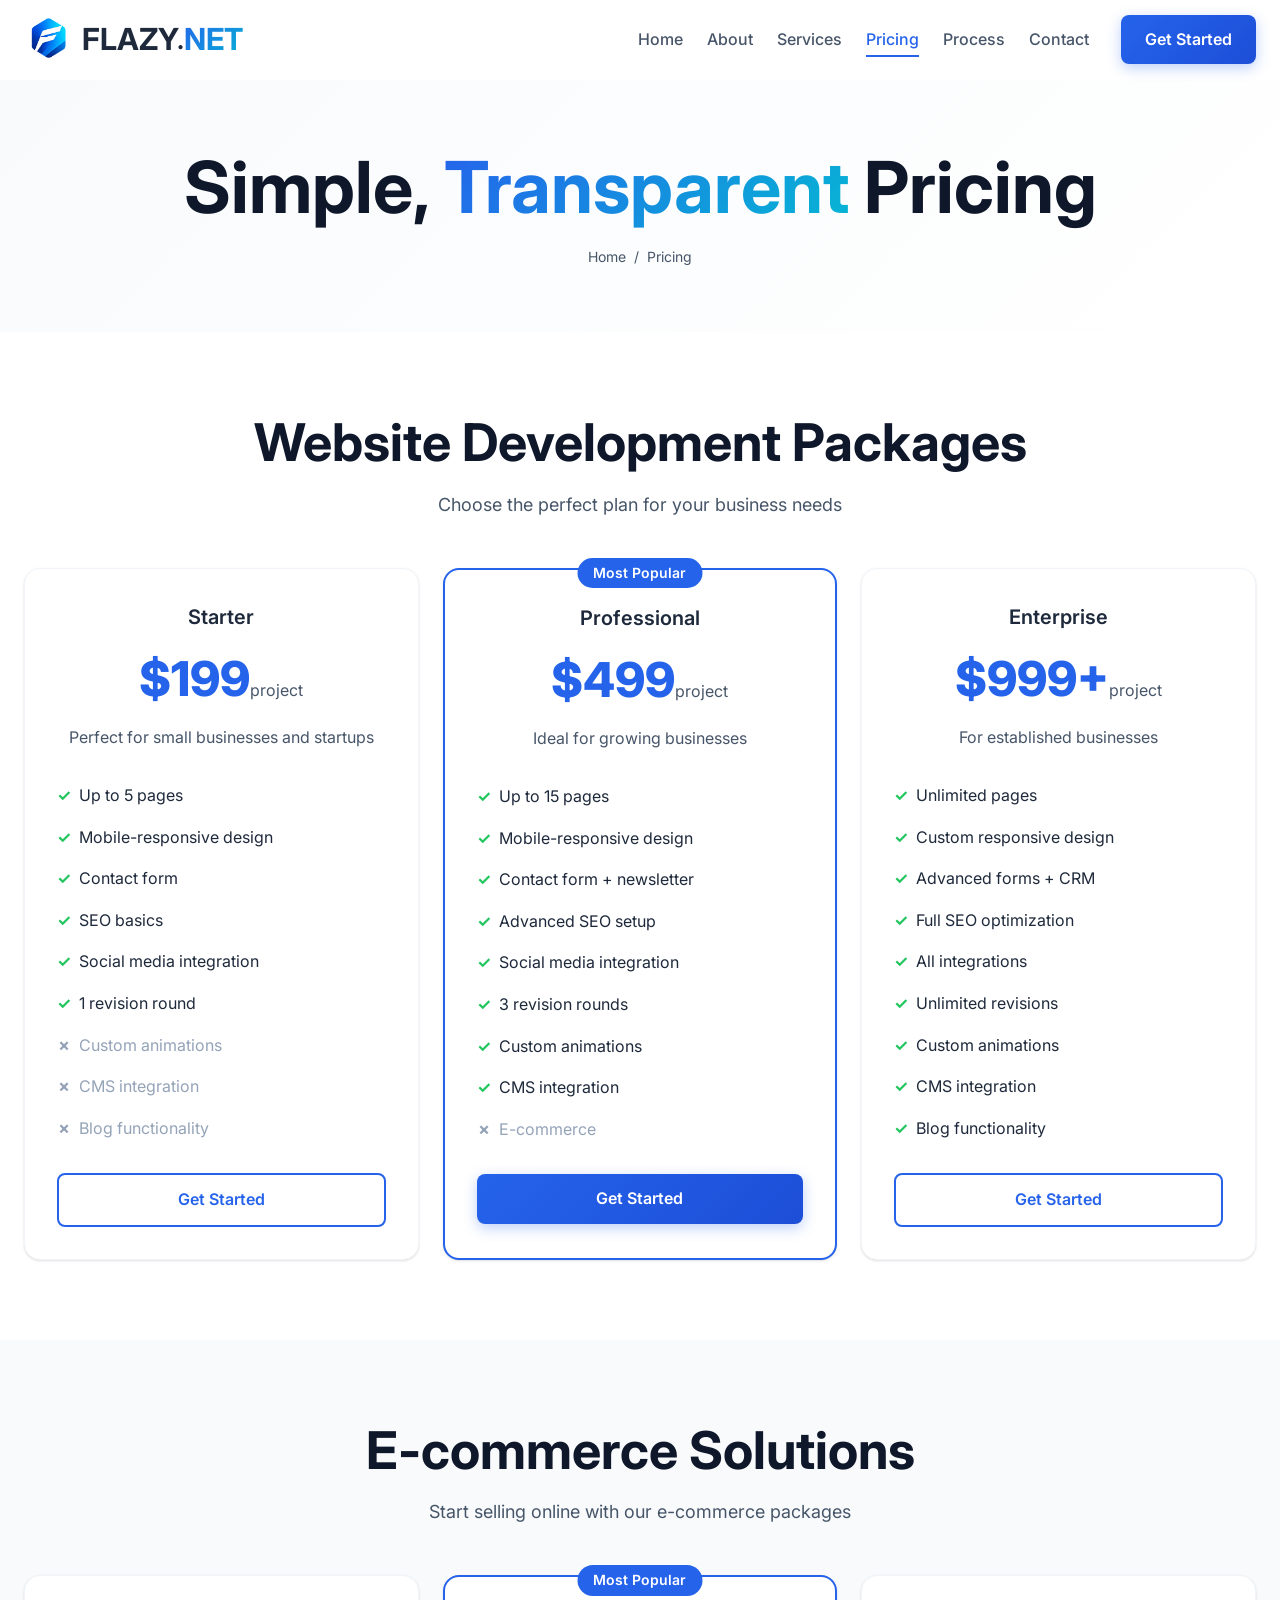
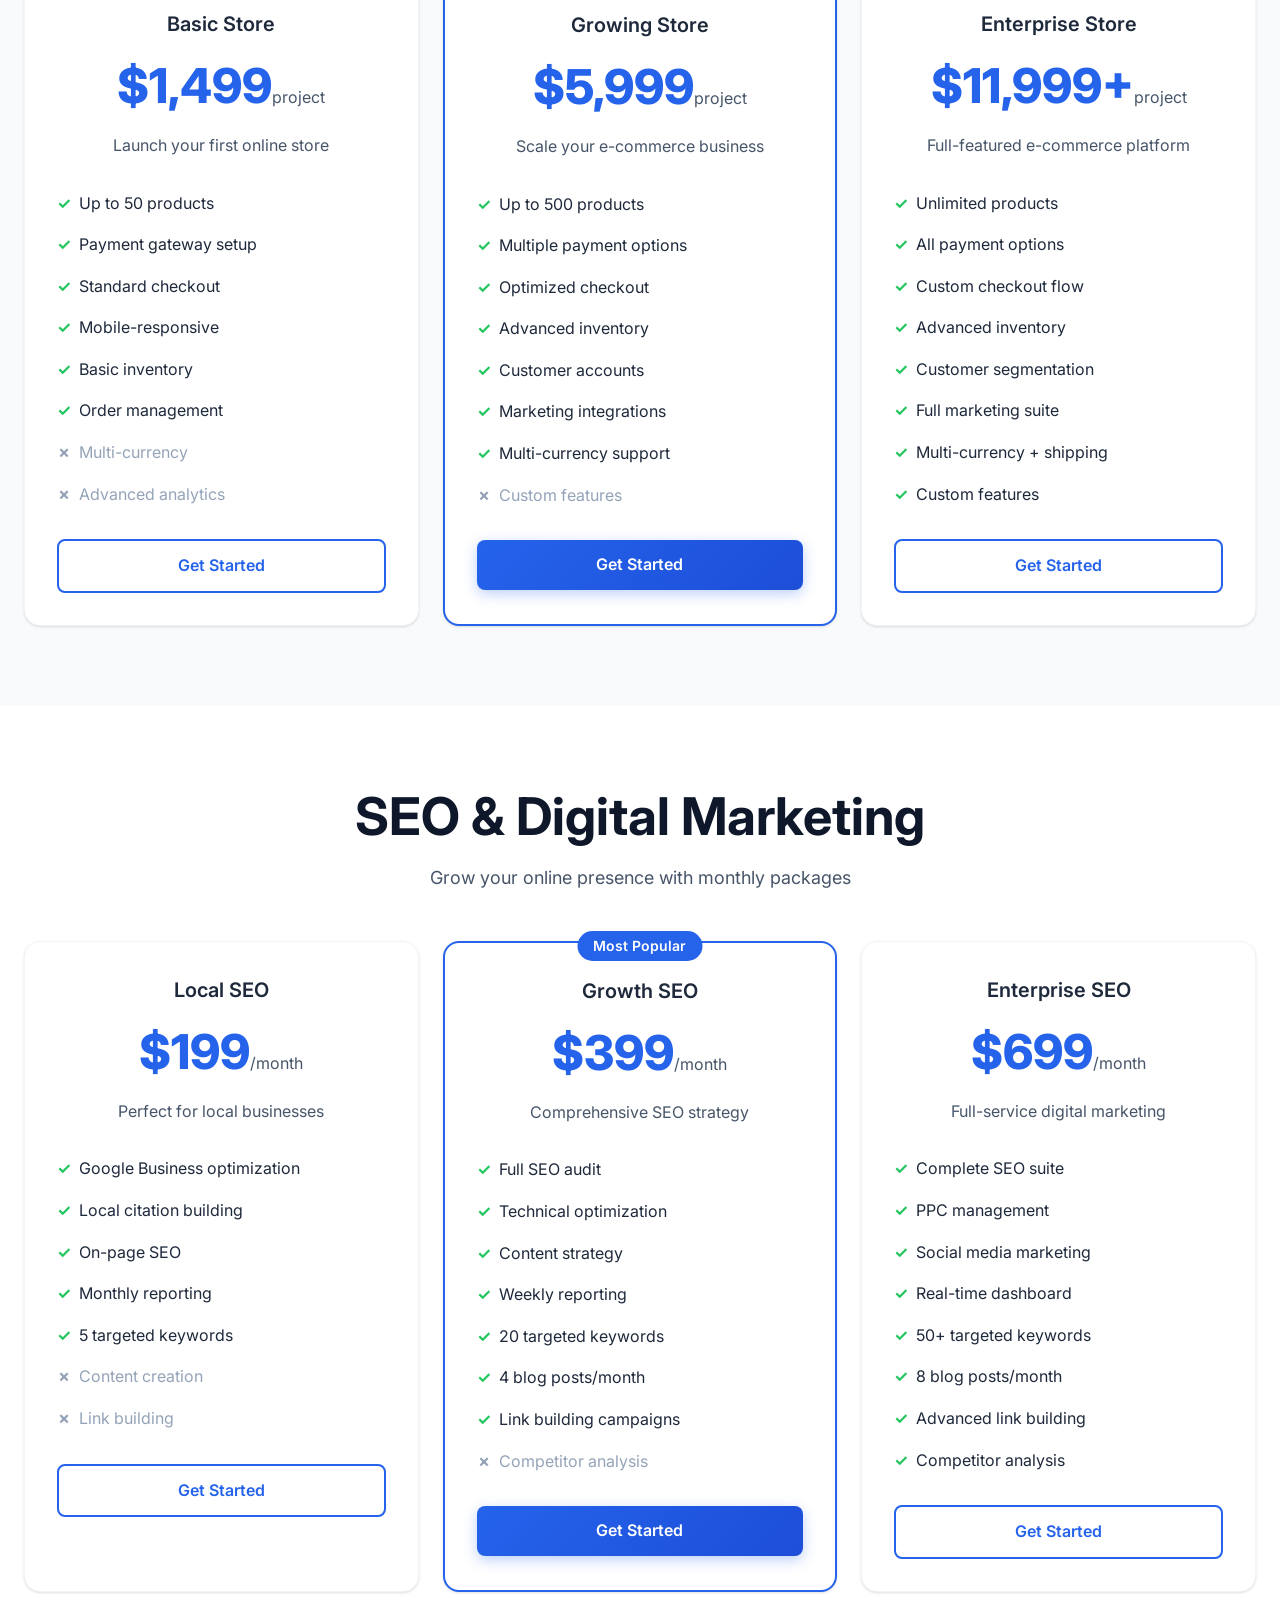
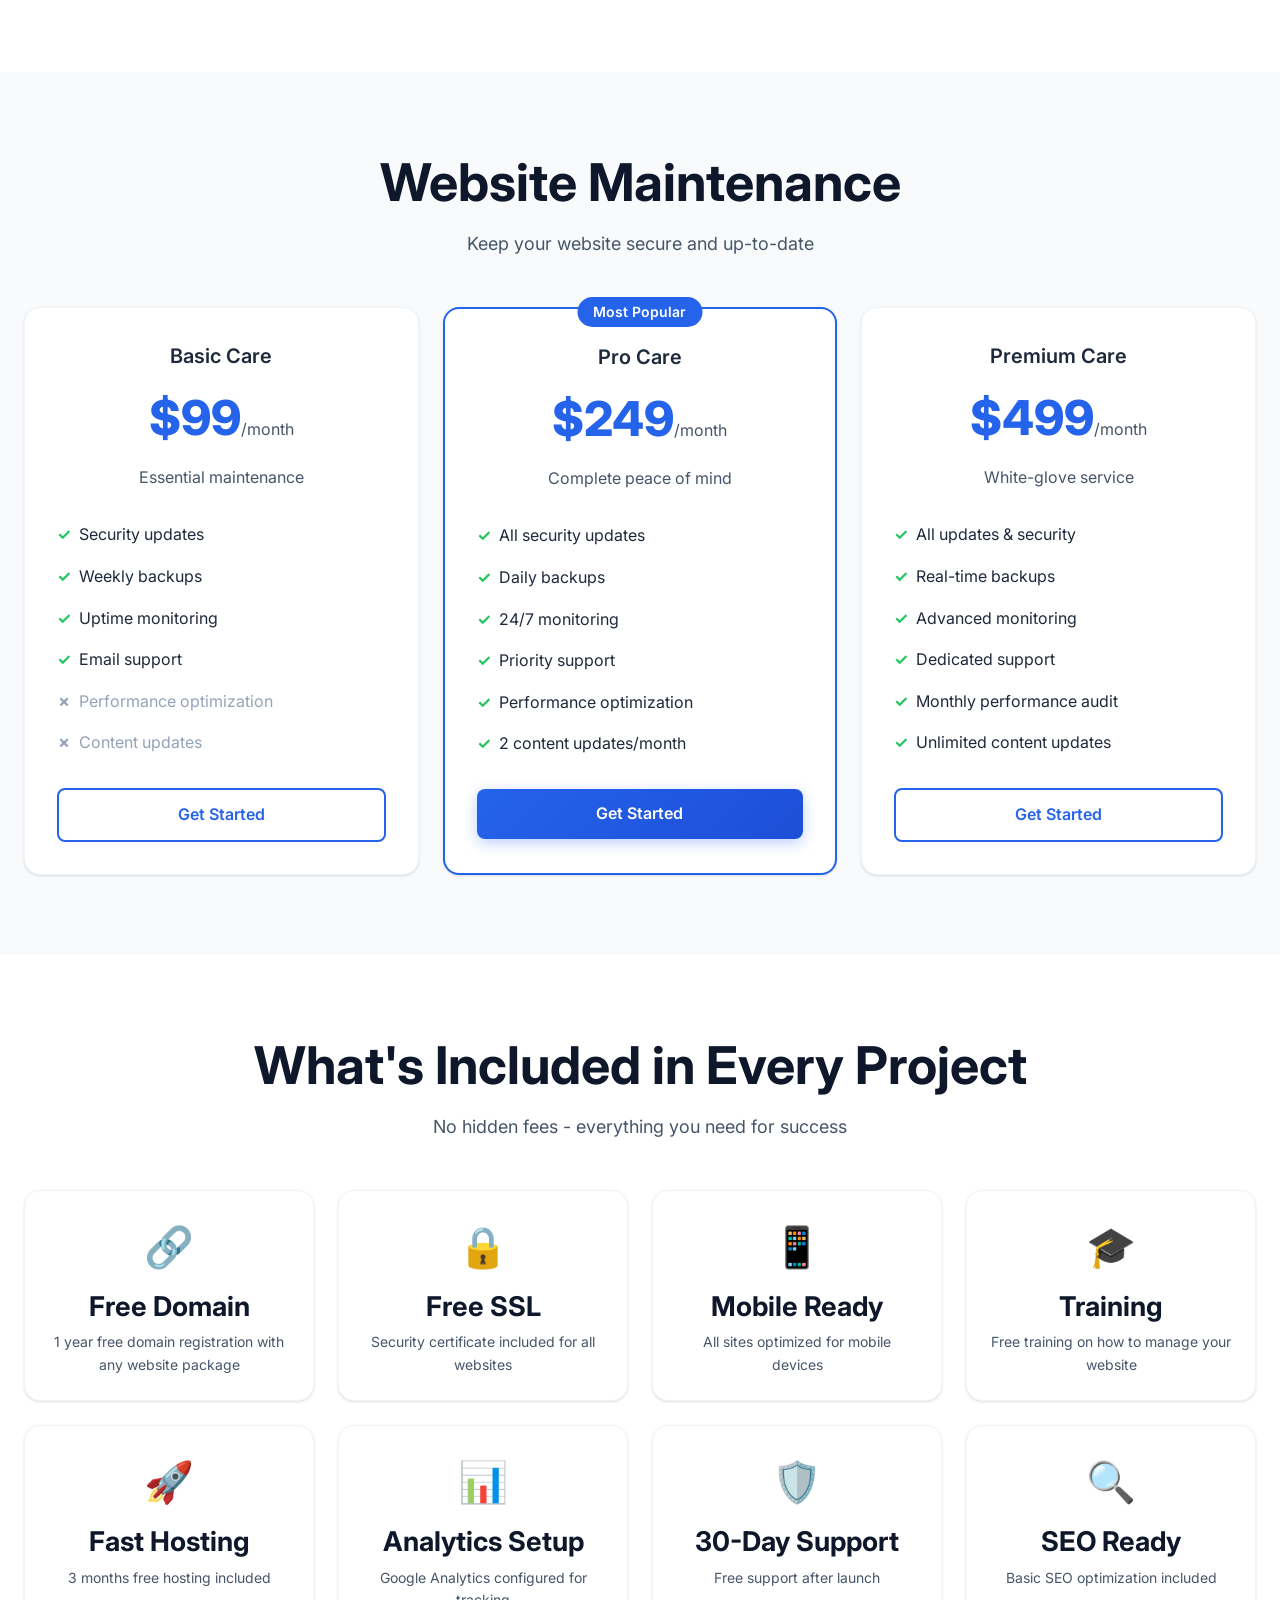
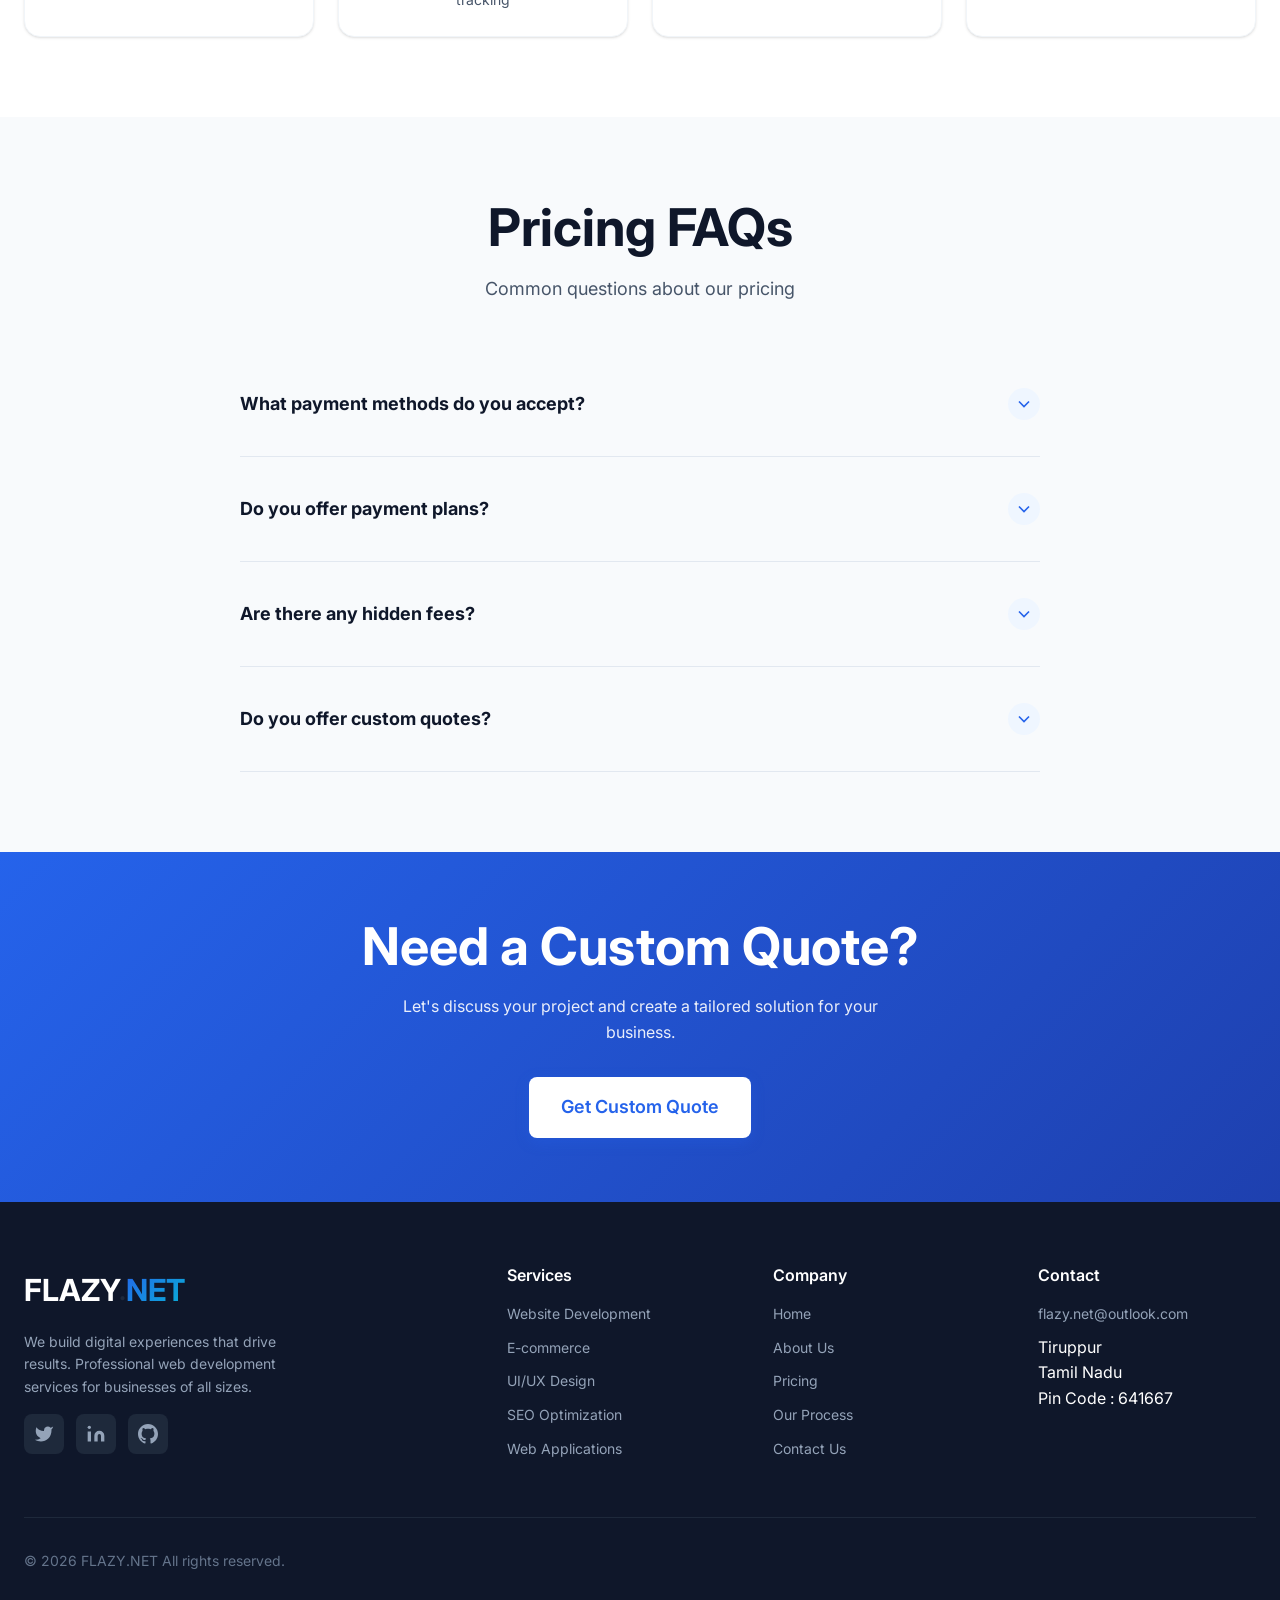
<file: pricing.html>
<!DOCTYPE html>
<html lang="en">
<head>
  <meta charset="UTF-8">
  <meta name="viewport" content="width=device-width, initial-scale=1.0">
  <meta name="description" content="FLAZY.NET pricing plans - Transparent pricing for website development, e-commerce, SEO, and digital marketing services. Find the perfect plan for your business.">
  <meta name="keywords" content="web development pricing, website cost, e-commerce pricing, SEO packages">
  <title>Pricing - FLAZY.NET | Transparent Pricing</title>
  <link rel="preconnect" href="https://fonts.googleapis.com">
  <link rel="preconnect" href="https://fonts.gstatic.com" crossorigin>
  <link href="https://fonts.googleapis.com/css2?family=Inter:wght@400;500;600;700;800&display=swap" rel="stylesheet">
  <link rel="stylesheet" href="style.css">
</head>
<body>
  <!-- Header -->
  <header class="header">
    <div class="container">
      <a href="index.html" class="logo">
        <!--logo-->
        <body>
    <img src="logo.png" alt="FLAZY.NET Logo" class="logo">
</body>
        <span class="logo-text">FLAZY<span class="logo-dot">·</span><span class="logo-accent">NET</span></span>
      </a>
      <nav class="nav">
        <ul class="nav-links">
          <li><a href="index.html" class="nav-link">Home</a></li>
          <li><a href="about.html" class="nav-link">About</a></li>
          <li><a href="services.html" class="nav-link">Services</a></li>
          <li><a href="pricing.html" class="nav-link active">Pricing</a></li>
          <li><a href="process.html" class="nav-link">Process</a></li>
          <li><a href="contact.html" class="nav-link">Contact</a></li>
        </ul>
        <a href="contact.html" class="btn btn-primary hide-mobile">Get Started</a>
        <button class="nav-toggle" aria-label="Toggle navigation">
          <span></span>
          <span></span>
          <span></span>
        </button>
      </nav>
    </div>
  </header>

  <!-- Page Header -->
  <section class="page-header">
    <div class="container">
      <h1>Simple, <span class="text-gradient">Transparent</span> Pricing</h1>
      <nav class="breadcrumb">
        <a href="index.html">Home</a>
        <span>Pricing</span>
      </nav>
    </div>
  </section>

  <!-- Website Development Pricing -->
  <section class="section">
    <div class="container">
      <div class="section-header">
        <h2>Website Development Packages</h2>
        <p>Choose the perfect plan for your business needs</p>
      </div>
      <div class="grid grid-3" style="align-items: stretch;">
        <!-- Starter Plan -->
        <div class="card pricing-card fade-in">
          <div class="pricing-name">Starter</div>
          <div class="pricing-price">$199<span>project</span></div>
          <p class="pricing-description">Perfect for small businesses and startups</p>
          <ul class="pricing-features">
            <li>Up to 5 pages</li>
            <li>Mobile-responsive design</li>
            <li>Contact form</li>
            <li>SEO basics</li>
            <li>Social media integration</li>
            <li>1 revision round</li>
            <li class="disabled">Custom animations</li>
            <li class="disabled">CMS integration</li>
            <li class="disabled">Blog functionality</li>
          </ul>
          <a href="contact.html" class="btn btn-secondary" style="width: 100%;">Get Started</a>
        </div>

        <!-- Professional Plan - Featured -->
        <div class="card pricing-card featured fade-in">
          <div class="pricing-name">Professional</div>
          <div class="pricing-price">$499<span>project</span></div>
          <p class="pricing-description">Ideal for growing businesses</p>
          <ul class="pricing-features">
            <li>Up to 15 pages</li>
            <li>Mobile-responsive design</li>
            <li>Contact form + newsletter</li>
            <li>Advanced SEO setup</li>
            <li>Social media integration</li>
            <li>3 revision rounds</li>
            <li>Custom animations</li>
            <li>CMS integration</li>
            <li class="disabled">E-commerce</li>
          </ul>
          <a href="contact.html" class="btn btn-primary" style="width: 100%;">Get Started</a>
        </div>

        <!-- Enterprise Plan -->
        <div class="card pricing-card fade-in">
          <div class="pricing-name">Enterprise</div>
          <div class="pricing-price">$999+<span>project</span></div>
          <p class="pricing-description">For established businesses</p>
          <ul class="pricing-features">
            <li>Unlimited pages</li>
            <li>Custom responsive design</li>
            <li>Advanced forms + CRM</li>
            <li>Full SEO optimization</li>
            <li>All integrations</li>
            <li>Unlimited revisions</li>
            <li>Custom animations</li>
            <li>CMS integration</li>
            <li>Blog functionality</li>
          </ul>
          <a href="contact.html" class="btn btn-secondary" style="width: 100%;">Get Started</a>
        </div>
      </div>
    </div>
  </section>

  <!-- E-commerce Pricing -->
  <section class="section" style="background: var(--secondary-50);">
    <div class="container">
      <div class="section-header">
        <h2>E-commerce Solutions</h2>
        <p>Start selling online with our e-commerce packages</p>
      </div>
      <div class="grid grid-3" style="align-items: stretch;">
        <!-- Basic Store -->
        <div class="card pricing-card fade-in">
          <div class="pricing-name">Basic Store</div>
          <div class="pricing-price">$1,499<span>project</span></div>
          <p class="pricing-description">Launch your first online store</p>
          <ul class="pricing-features">
            <li>Up to 50 products</li>
            <li>Payment gateway setup</li>
            <li>Standard checkout</li>
            <li>Mobile-responsive</li>
            <li>Basic inventory</li>
            <li>Order management</li>
            <li class="disabled">Multi-currency</li>
            <li class="disabled">Advanced analytics</li>
          </ul>
          <a href="contact.html" class="btn btn-secondary" style="width: 100%;">Get Started</a>
        </div>

        <!-- Growing Store - Featured -->
        <div class="card pricing-card featured fade-in">
          <div class="pricing-name">Growing Store</div>
          <div class="pricing-price">$5,999<span>project</span></div>
          <p class="pricing-description">Scale your e-commerce business</p>
          <ul class="pricing-features">
            <li>Up to 500 products</li>
            <li>Multiple payment options</li>
            <li>Optimized checkout</li>
            <li>Advanced inventory</li>
            <li>Customer accounts</li>
            <li>Marketing integrations</li>
            <li>Multi-currency support</li>
            <li class="disabled">Custom features</li>
          </ul>
          <a href="contact.html" class="btn btn-primary" style="width: 100%;">Get Started</a>
        </div>

        <!-- Enterprise Store -->
        <div class="card pricing-card fade-in">
          <div class="pricing-name">Enterprise Store</div>
          <div class="pricing-price">$11,999+<span>project</span></div>
          <p class="pricing-description">Full-featured e-commerce platform</p>
          <ul class="pricing-features">
            <li>Unlimited products</li>
            <li>All payment options</li>
            <li>Custom checkout flow</li>
            <li>Advanced inventory</li>
            <li>Customer segmentation</li>
            <li>Full marketing suite</li>
            <li>Multi-currency + shipping</li>
            <li>Custom features</li>
          </ul>
          <a href="contact.html" class="btn btn-secondary" style="width: 100%;">Get Started</a>
        </div>
      </div>
    </div>
  </section>

  <!-- SEO & Marketing Pricing -->
  <section class="section">
    <div class="container">
      <div class="section-header">
        <h2>SEO & Digital Marketing</h2>
        <p>Grow your online presence with monthly packages</p>
      </div>
      <div class="grid grid-3" style="align-items: stretch;">
        <!-- Local SEO -->
        <div class="card pricing-card fade-in">
          <div class="pricing-name">Local SEO</div>
          <div class="pricing-price">$199<span>/month</span></div>
          <p class="pricing-description">Perfect for local businesses</p>
          <ul class="pricing-features">
            <li>Google Business optimization</li>
            <li>Local citation building</li>
            <li>On-page SEO</li>
            <li>Monthly reporting</li>
            <li>5 targeted keywords</li>
            <li class="disabled">Content creation</li>
            <li class="disabled">Link building</li>
          </ul>
          <a href="contact.html" class="btn btn-secondary" style="width: 100%;">Get Started</a>
        </div>

        <!-- Growth SEO - Featured -->
        <div class="card pricing-card featured fade-in">
          <div class="pricing-name">Growth SEO</div>
          <div class="pricing-price">$399<span>/month</span></div>
          <p class="pricing-description">Comprehensive SEO strategy</p>
          <ul class="pricing-features">
            <li>Full SEO audit</li>
            <li>Technical optimization</li>
            <li>Content strategy</li>
            <li>Weekly reporting</li>
            <li>20 targeted keywords</li>
            <li>4 blog posts/month</li>
            <li>Link building campaigns</li>
            <li class="disabled">Competitor analysis</li>
          </ul>
          <a href="contact.html" class="btn btn-primary" style="width: 100%;">Get Started</a>
        </div>

        <!-- Enterprise SEO -->
        <div class="card pricing-card fade-in">
          <div class="pricing-name">Enterprise SEO</div>
          <div class="pricing-price">$699<span>/month</span></div>
          <p class="pricing-description">Full-service digital marketing</p>
          <ul class="pricing-features">
            <li>Complete SEO suite</li>
            <li>PPC management</li>
            <li>Social media marketing</li>
            <li>Real-time dashboard</li>
            <li>50+ targeted keywords</li>
            <li>8 blog posts/month</li>
            <li>Advanced link building</li>
            <li>Competitor analysis</li>
          </ul>
          <a href="contact.html" class="btn btn-secondary" style="width: 100%;">Get Started</a>
        </div>
      </div>
    </div>
  </section>

  <!-- Monthly Maintenance -->
  <section class="section" style="background: var(--secondary-50);">
    <div class="container">
      <div class="section-header">
        <h2>Website Maintenance</h2>
        <p>Keep your website secure and up-to-date</p>
      </div>
      <div class="grid grid-3" style="align-items: stretch;">
        <!-- Basic Maintenance -->
        <div class="card pricing-card fade-in">
          <div class="pricing-name">Basic Care</div>
          <div class="pricing-price">$99<span>/month</span></div>
          <p class="pricing-description">Essential maintenance</p>
          <ul class="pricing-features">
            <li>Security updates</li>
            <li>Weekly backups</li>
            <li>Uptime monitoring</li>
            <li>Email support</li>
            <li class="disabled">Performance optimization</li>
            <li class="disabled">Content updates</li>
          </ul>
          <a href="contact.html" class="btn btn-secondary" style="width: 100%;">Get Started</a>
        </div>

        <!-- Pro Maintenance - Featured -->
        <div class="card pricing-card featured fade-in">
          <div class="pricing-name">Pro Care</div>
          <div class="pricing-price">$249<span>/month</span></div>
          <p class="pricing-description">Complete peace of mind</p>
          <ul class="pricing-features">
            <li>All security updates</li>
            <li>Daily backups</li>
            <li>24/7 monitoring</li>
            <li>Priority support</li>
            <li>Performance optimization</li>
            <li>2 content updates/month</li>
          </ul>
          <a href="contact.html" class="btn btn-primary" style="width: 100%;">Get Started</a>
        </div>

        <!-- Enterprise Maintenance -->
        <div class="card pricing-card fade-in">
          <div class="pricing-name">Premium Care</div>
          <div class="pricing-price">$499<span>/month</span></div>
          <p class="pricing-description">White-glove service</p>
          <ul class="pricing-features">
            <li>All updates & security</li>
            <li>Real-time backups</li>
            <li>Advanced monitoring</li>
            <li>Dedicated support</li>
            <li>Monthly performance audit</li>
            <li>Unlimited content updates</li>
          </ul>
          <a href="contact.html" class="btn btn-secondary" style="width: 100%;">Get Started</a>
        </div>
      </div>
    </div>
  </section>

  <!-- What's Included -->
  <section class="section">
    <div class="container">
      <div class="section-header">
        <h2>What's Included in Every Project</h2>
        <p>No hidden fees - everything you need for success</p>
      </div>
      <div class="grid grid-4">
        <div class="card fade-in" style="text-align: center; padding: var(--space-6);">
          <div style="font-size: 2.5rem; margin-bottom: var(--space-3);">🔗</div>
          <h4 style="margin-bottom: var(--space-2);">Free Domain</h4>
          <p style="color: var(--secondary-600); font-size: 0.875rem; margin: 0;">1 year free domain registration with any website package</p>
        </div>
        <div class="card fade-in" style="text-align: center; padding: var(--space-6);">
          <div style="font-size: 2.5rem; margin-bottom: var(--space-3);">🔒</div>
          <h4 style="margin-bottom: var(--space-2);">Free SSL</h4>
          <p style="color: var(--secondary-600); font-size: 0.875rem; margin: 0;">Security certificate included for all websites</p>
        </div>
        <div class="card fade-in" style="text-align: center; padding: var(--space-6);">
          <div style="font-size: 2.5rem; margin-bottom: var(--space-3);">📱</div>
          <h4 style="margin-bottom: var(--space-2);">Mobile Ready</h4>
          <p style="color: var(--secondary-600); font-size: 0.875rem; margin: 0;">All sites optimized for mobile devices</p>
        </div>
        <div class="card fade-in" style="text-align: center; padding: var(--space-6);">
          <div style="font-size: 2.5rem; margin-bottom: var(--space-3);">🎓</div>
          <h4 style="margin-bottom: var(--space-2);">Training</h4>
          <p style="color: var(--secondary-600); font-size: 0.875rem; margin: 0;">Free training on how to manage your website</p>
        </div>
        <div class="card fade-in" style="text-align: center; padding: var(--space-6);">
          <div style="font-size: 2.5rem; margin-bottom: var(--space-3);">🚀</div>
          <h4 style="margin-bottom: var(--space-2);">Fast Hosting</h4>
          <p style="color: var(--secondary-600); font-size: 0.875rem; margin: 0;">3 months free hosting included</p>
        </div>
        <div class="card fade-in" style="text-align: center; padding: var(--space-6);">
          <div style="font-size: 2.5rem; margin-bottom: var(--space-3);">📊</div>
          <h4 style="margin-bottom: var(--space-2);">Analytics Setup</h4>
          <p style="color: var(--secondary-600); font-size: 0.875rem; margin: 0;">Google Analytics configured for tracking</p>
        </div>
        <div class="card fade-in" style="text-align: center; padding: var(--space-6);">
          <div style="font-size: 2.5rem; margin-bottom: var(--space-3);">🛡️</div>
          <h4 style="margin-bottom: var(--space-2);">30-Day Support</h4>
          <p style="color: var(--secondary-600); font-size: 0.875rem; margin: 0;">Free support after launch</p>
        </div>
        <div class="card fade-in" style="text-align: center; padding: var(--space-6);">
          <div style="font-size: 2.5rem; margin-bottom: var(--space-3);">🔍</div>
          <h4 style="margin-bottom: var(--space-2);">SEO Ready</h4>
          <p style="color: var(--secondary-600); font-size: 0.875rem; margin: 0;">Basic SEO optimization included</p>
        </div>
      </div>
    </div>
  </section>

  <!-- FAQ Mini Section -->
  <section class="section" style="background: var(--secondary-50);">
    <div class="container">
      <div class="section-header">
        <h2>Pricing FAQs</h2>
        <p>Common questions about our pricing</p>
      </div>
      <div style="max-width: 800px; margin: 0 auto;">
        <div class="faq-item">
          <div class="faq-question">
            <h4>What payment methods do you accept?</h4>
            <div class="faq-icon">
              <svg width="20" height="20" viewBox="0 0 24 24" fill="none" stroke="currentColor" stroke-width="2">
                <polyline points="6 9 12 15 18 9"/>
              </svg>
            </div>
          </div>
          <div class="faq-answer">
            <p>We accept all major credit cards, PayPal, and bank transfers. For larger projects, we offer flexible payment plans with milestones.</p>
          </div>
        </div>
        <div class="faq-item">
          <div class="faq-question">
            <h4>Do you offer payment plans?</h4>
            <div class="faq-icon">
              <svg width="20" height="20" viewBox="0 0 24 24" fill="none" stroke="currentColor" stroke-width="2">
                <polyline points="6 9 12 15 18 9"/>
              </svg>
            </div>
          </div>
          <div class="faq-answer">
            <p>Yes! We offer 50/50 payment plans for most projects (50% upfront, 50% on completion). For larger projects, we can set up milestone-based payments.</p>
          </div>
        </div>
        <div class="faq-item">
          <div class="faq-question">
            <h4>Are there any hidden fees?</h4>
            <div class="faq-icon">
              <svg width="20" height="20" viewBox="0 0 24 24" fill="none" stroke="currentColor" stroke-width="2">
                <polyline points="6 9 12 15 18 9"/>
              </svg>
            </div>
          </div>
          <div class="faq-answer">
            <p>None! The prices you see are all-inclusive. We'll discuss your exact requirements upfront and provide a detailed quote before starting.</p>
          </div>
        </div>
        <div class="faq-item">
          <div class="faq-question">
            <h4>Do you offer custom quotes?</h4>
            <div class="faq-icon">
              <svg width="20" height="20" viewBox="0 0 24 24" fill="none" stroke="currentColor" stroke-width="2">
                <polyline points="6 9 12 15 18 9"/>
              </svg>
            </div>
          </div>
          <div class="faq-answer">
            <p>Absolutely! If our packages don't fit your needs, contact us for a custom quote. We'll work with you to create a solution that fits your budget and requirements.</p>
          </div>
        </div>
      </div>
    </div>
  </section>

  <!-- CTA Section -->
  <section class="cta-section">
    <div class="container">
      <h2>Need a Custom Quote?</h2>
      <p>Let's discuss your project and create a tailored solution for your business.</p>
      <a href="contact.html" class="btn btn-primary btn-lg">Get Custom Quote</a>
    </div>
  </section>

  <!-- Footer -->
  <footer class="footer">
    <div class="container">
      <div class="footer-grid">
        <div class="footer-brand">
          <a href="index.html" class="logo">
            <span class="logo-text">FLAZY<span class="logo-dot">·</span><span class="logo-accent">NET</span></span>
          </a>
          <p>We build digital experiences that drive results. Professional web development services for businesses of all sizes.</p>
          <div class="footer-social">
            <a href="https://x.com/flazynet" target="_blank" rel="noopener noreferrer" aria-label="Twitter">
              <svg width="20" height="20" viewBox="0 0 24 24" fill="currentColor"><path d="M23 3a10.9 10.9 0 0 1-3.14 1.53 4.48 4.48 0 0 0-7.86 3v1A10.66 10.66 0 0 1 3 4s-4 9 5 13a11.64 11.64 0 0 1-7 2c9 5 20 0 20-11.5a4.5 4.5 0 0 0-.08-.83A7.72 7.72 0 0 0 23 3z"/></svg>
            </a>
            <a href="https://www.linkedin.com/company/flazy-net/?viewAsMember=true" target="_blank" rel="noopener noreferrer" aria-label="LinkedIn">
              <svg width="20" height="20" viewBox="0 0 24 24" fill="currentColor"><path d="M16 8a6 6 0 0 1 6 6v7h-4v-7a2 2 0 0 0-2-2 2 2 0 0 0-2 2v7h-4v-7a6 6 0 0 1 6-6z"/><rect x="2" y="9" width="4" height="12"/><circle cx="4" cy="4" r="2"/></svg>
            </a>
            <a href="https://github.com/flazynet" target="_blank" rel="noopener noreferrer" aria-label="GitHub">
              <svg width="20" height="20" viewBox="0 0 24 24" fill="currentColor"><path d="M12 0c-6.626 0-12 5.373-12 12 0 5.302 3.438 9.8 8.207 11.387.599.111.793-.261.793-.577v-2.234c-3.338.726-4.033-1.416-4.033-1.416-.546-1.387-1.333-1.756-1.333-1.756-1.089-.745.083-.729.083-.729 1.205.084 1.839 1.237 1.839 1.237 1.07 1.834 2.807 1.304 3.492.997.107-.775.418-1.305.762-1.604-2.665-.305-5.467-1.334-5.467-5.931 0-1.311.469-2.381 1.236-3.221-.124-.303-.535-1.524.117-3.176 0 0 1.008-.322 3.301 1.23.957-.266 1.983-.399 3.003-.404 1.02.005 2.047.138 3.006.404 2.291-1.552 3.297-1.23 3.297-1.23.653 1.653.242 2.874.118 3.176.77.84 1.235 1.911 1.235 3.221 0 4.609-2.807 5.624-5.479 5.921.43.372.823 1.102.823 2.222v3.293c0 .319.192.694.801.576 4.765-1.589 8.199-6.086 8.199-11.386 0-6.627-5.373-12-12-12z"/></svg>
            </a>
          </div>
        </div>

        <div>
          <h3 class="footer-title">Services</h3>
          <ul class="footer-links">
            <li><a href="services.html#website">Website Development</a></li>
            <li><a href="services.html#ecommerce">E-commerce</a></li>
            <li><a href="services.html#design">UI/UX Design</a></li>
            <li><a href="services.html#seo">SEO Optimization</a></li>
            <li><a href="services.html#webapps">Web Applications</a></li>
          </ul>
        </div>

        <div>
          <h3 class="footer-title">Company</h3>
          <ul class="footer-links">
            <li><a href="index.html">Home</a></li>
            <li><a href="about.html">About Us</a></li>
            <li><a href="pricing.html">Pricing</a></li>
            <li><a href="process.html">Our Process</a></li>
            <li><a href="contact.html">Contact Us</a></li>
          </ul>
        </div>

        <div>
          <h3 class="footer-title">Contact</h3>
          <ul class="footer-links">
            <li><a href="mailto:flazy.net@outlook.com">flazy.net@outlook.com</a></li>
            <li><a href="tel:+1-555-123-4567"></a></li>
            <li>Tiruppur<br>Tamil Nadu<br>Pin Code : 641667</li>
          </ul>
        </div>
      </div>

      <div class="footer-bottom">
        <p>&copy; 2026 FLAZY.NET All rights reserved.</p>
      </div>
    </div>
  </footer>

  <script src="main.js"></script>
</body>
</html>
</file>
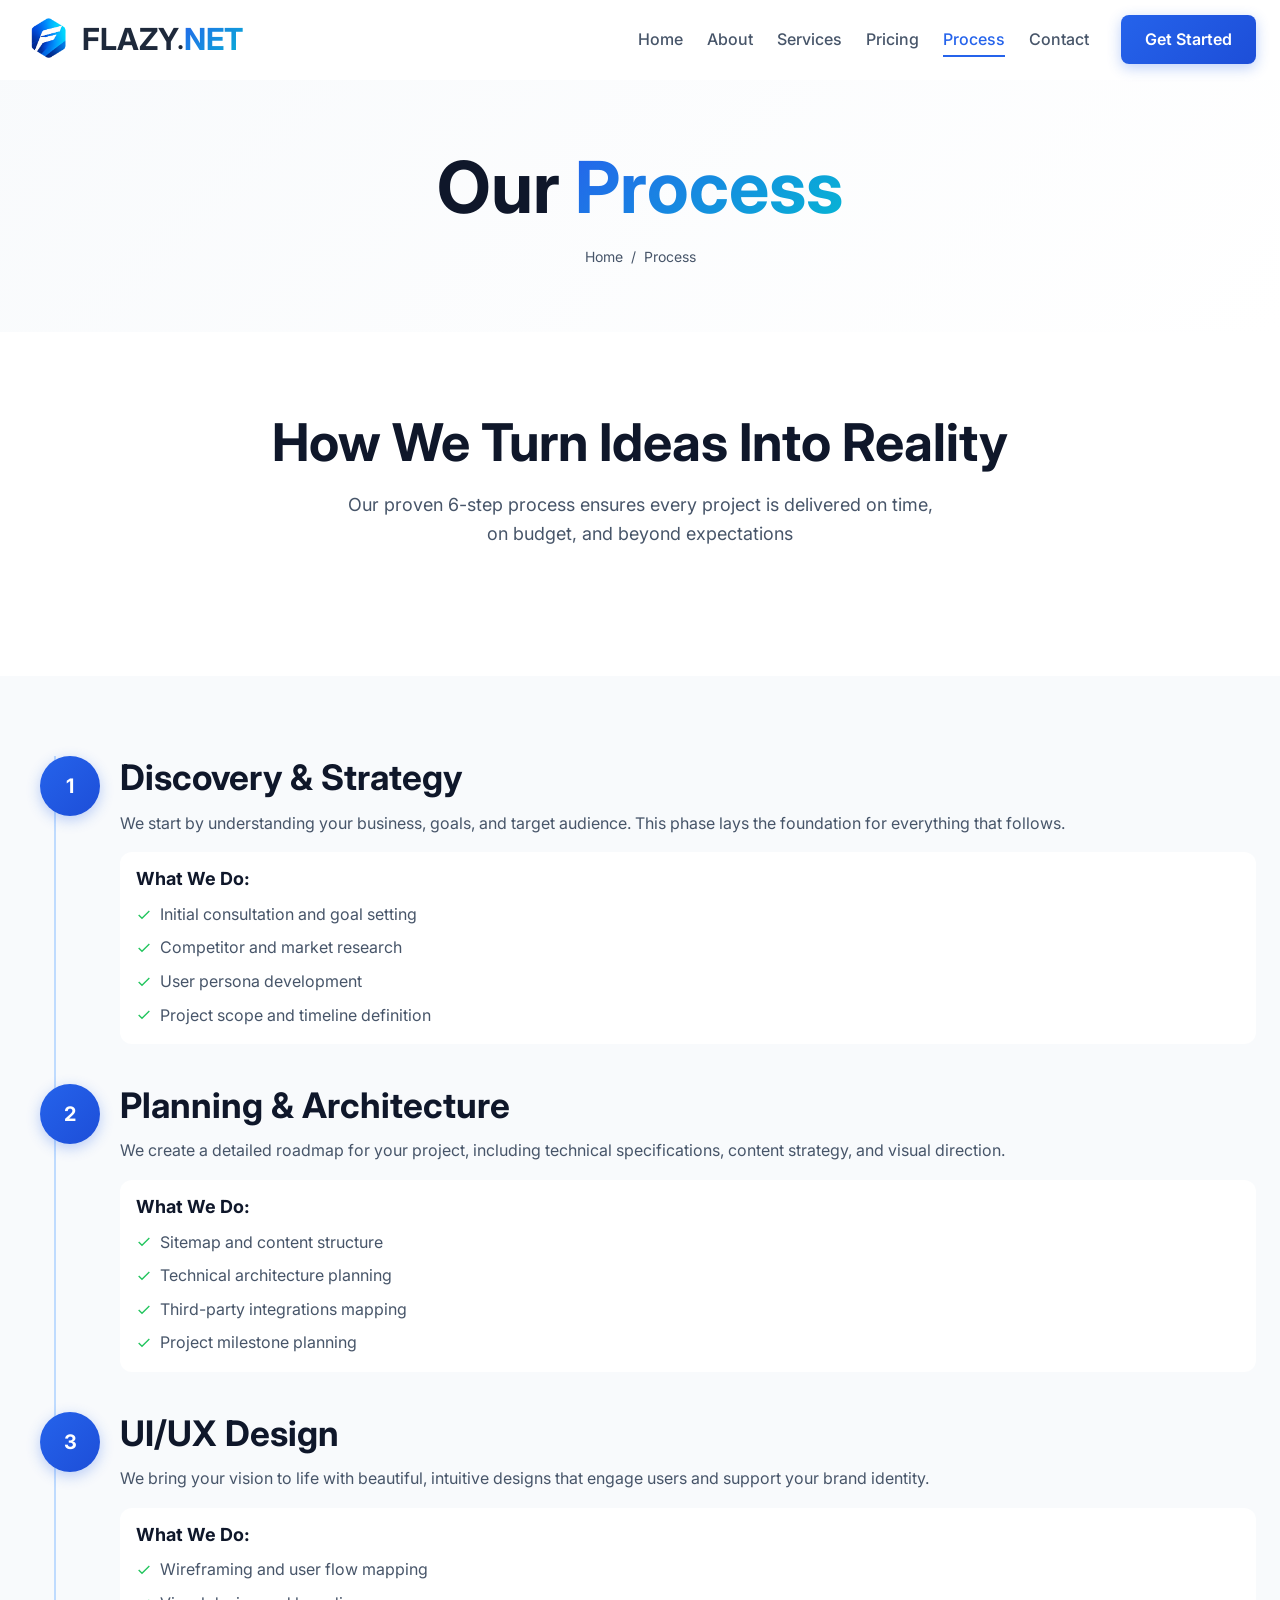
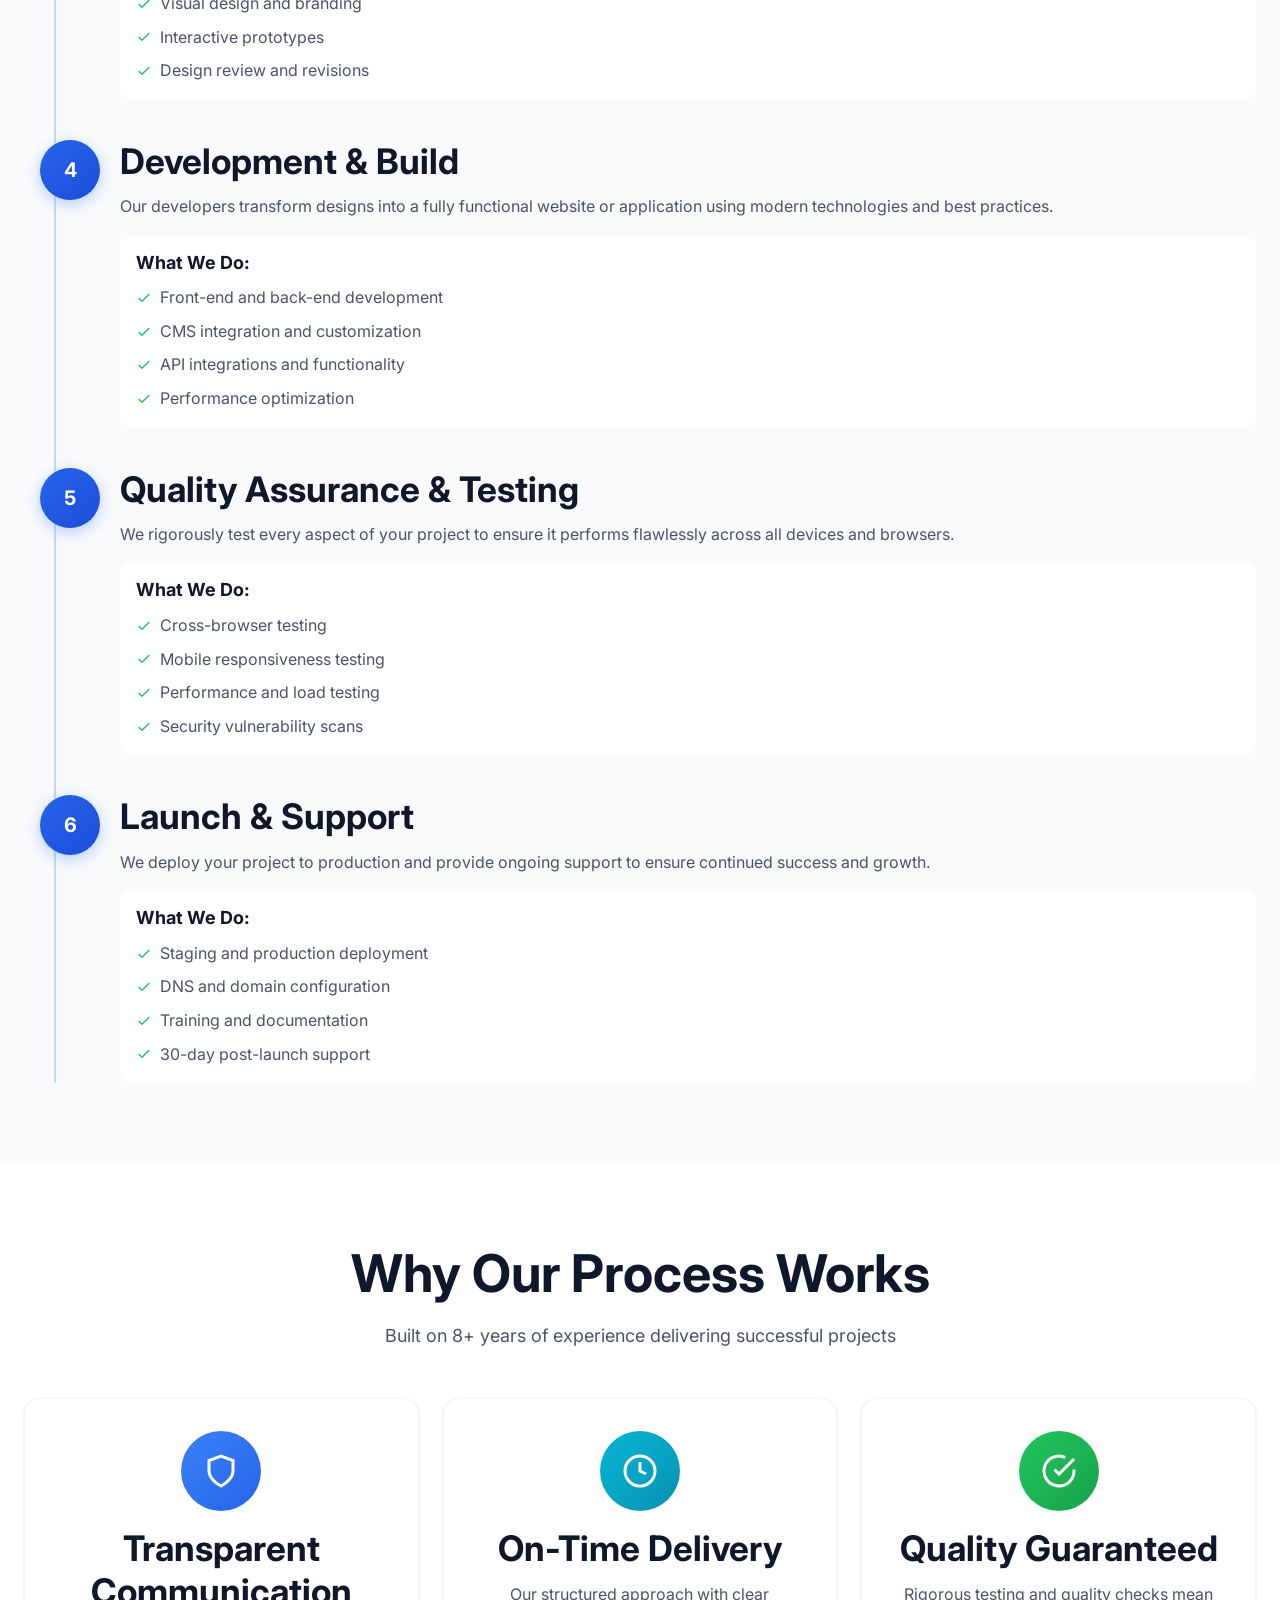
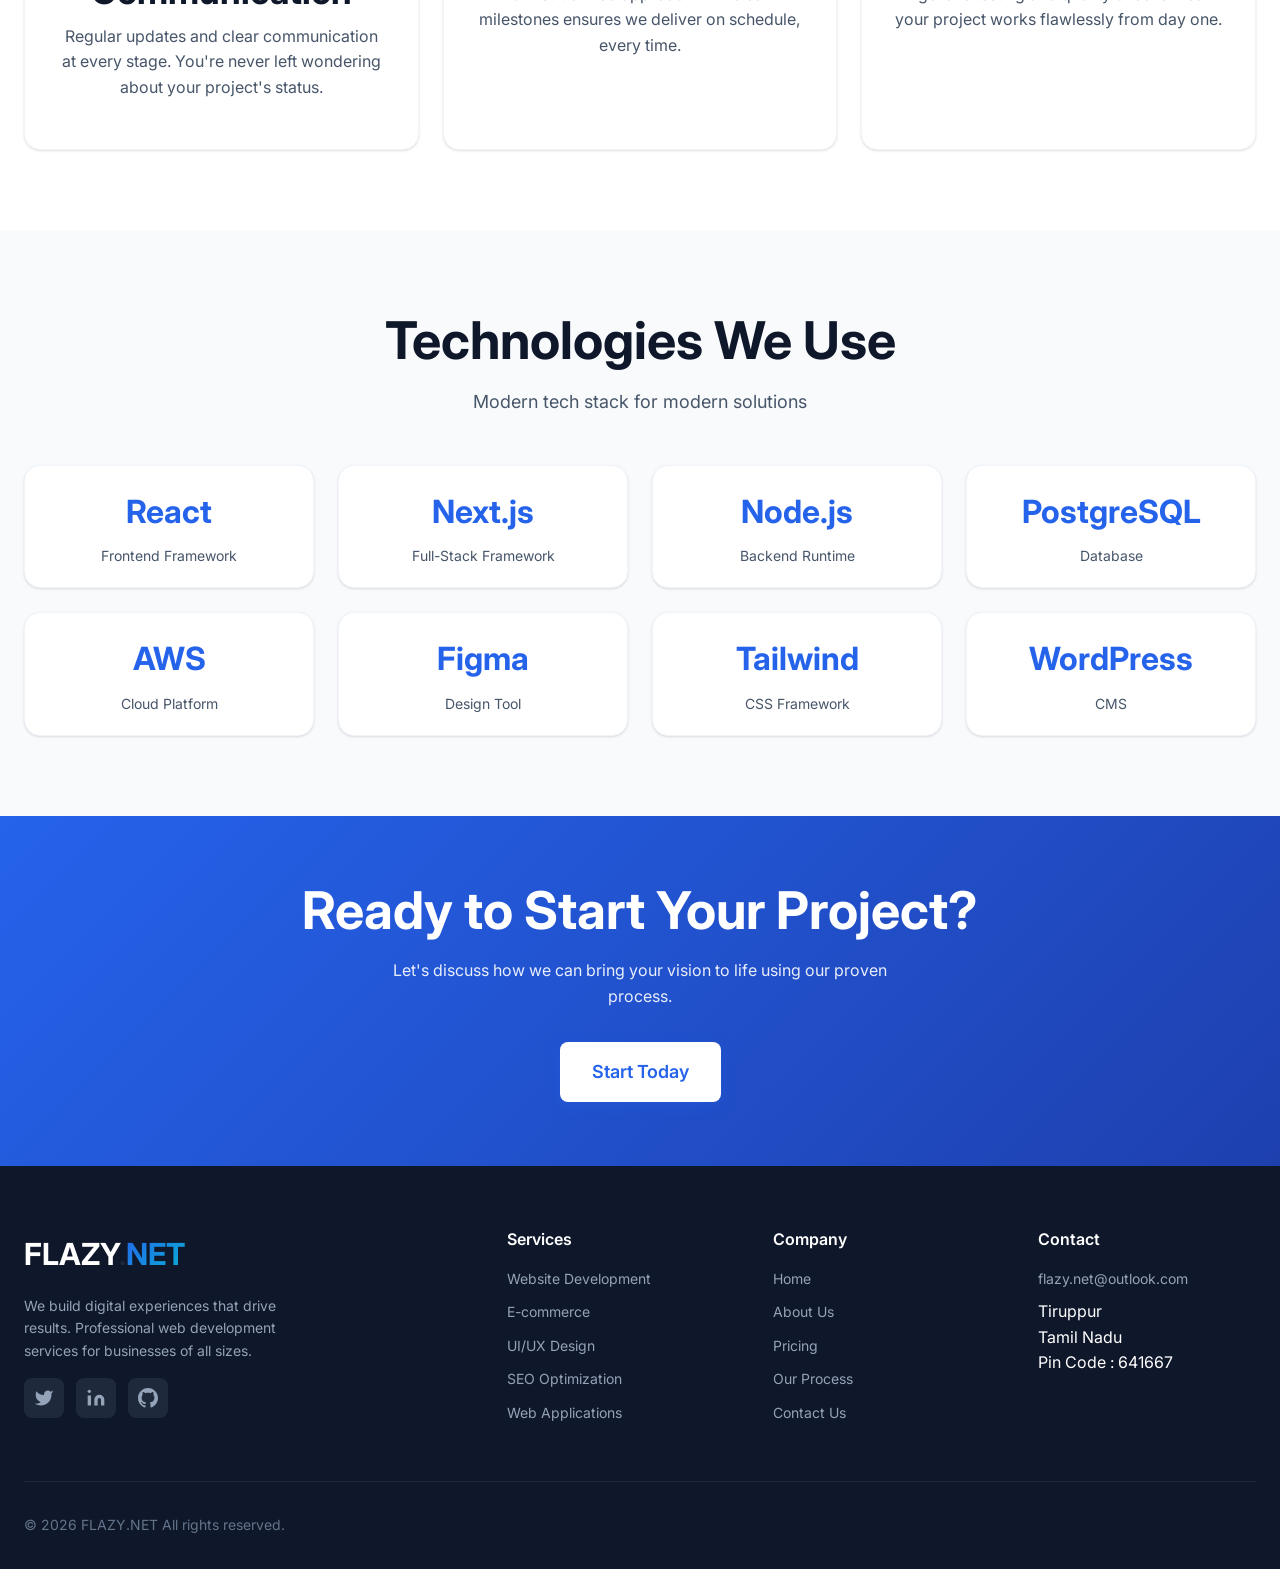
<file: process.html>
<!DOCTYPE html>
<html lang="en">
<head>
  <meta charset="UTF-8">
  <meta name="viewport" content="width=device-width, initial-scale=1.0">
  <meta name="description" content="Learn about FLAZY.NET's web development process - From discovery to launch, our proven methodology ensures project success.">
  <meta name="keywords" content="web development process, project workflow, development methodology, how we work">
  <title>Our Process - FLAZY.NET | How We Work</title>
  <link rel="preconnect" href="https://fonts.googleapis.com">
  <link rel="preconnect" href="https://fonts.gstatic.com" crossorigin>
  <link href="https://fonts.googleapis.com/css2?family=Inter:wght@400;500;600;700;800&display=swap" rel="stylesheet">
  <link rel="stylesheet" href="style.css">
</head>
<body>
  <!-- Header -->
  <header class="header">
    <div class="container">
      <a href="index.html" class="logo">
        <!--logo-->
        <body>
    <img src="logo.png" alt="FLAZY.NET Logo" class="logo">
</body>
        <span class="logo-text">FLAZY<span class="logo-dot">·</span><span class="logo-accent">NET</span></span>
      </a>
      <nav class="nav">
        <ul class="nav-links">
          <li><a href="index.html" class="nav-link">Home</a></li>
          <li><a href="about.html" class="nav-link">About</a></li>
          <li><a href="services.html" class="nav-link">Services</a></li>
          <li><a href="pricing.html" class="nav-link">Pricing</a></li>
          <li><a href="process.html" class="nav-link active">Process</a></li>
          <li><a href="contact.html" class="nav-link">Contact</a></li>
        </ul>
        <a href="contact.html" class="btn btn-primary hide-mobile">Get Started</a>
        <button class="nav-toggle" aria-label="Toggle navigation">
          <span></span>
          <span></span>
          <span></span>
        </button>
      </nav>
    </div>
  </header>

  <!-- Page Header -->
  <section class="page-header">
    <div class="container">
      <h1>Our <span class="text-gradient">Process</span></h1>
      <nav class="breadcrumb">
        <a href="index.html">Home</a>
        <span>Process</span>
      </nav>
    </div>
  </section>

  <!-- Process Overview -->
  <section class="section">
    <div class="container">
      <div class="section-header">
        <h2>How We Turn Ideas Into Reality</h2>
        <p>Our proven 6-step process ensures every project is delivered on time, on budget, and beyond expectations</p>
      </div>
    </div>
  </section>

  <!-- Process Steps -->
  <section class="section" style="background: var(--secondary-50);">
    <div class="container">
      <div class="process-timeline">
        <!-- Step 1: Discovery -->
        <div class="process-step slide-in-left" data-step="1">
          <h3 style="margin-bottom: var(--space-3);">Discovery & Strategy</h3>
          <p style="color: var(--secondary-600); margin-bottom: var(--space-4);">We start by understanding your business, goals, and target audience. This phase lays the foundation for everything that follows.</p>
          <div style="background: var(--white); border-radius: var(--radius-lg); padding: var(--space-4); margin-top: var(--space-4);">
            <h5 style="margin-bottom: var(--space-3);">What We Do:</h5>
            <ul style="color: var(--secondary-600);">
              <li style="margin-bottom: var(--space-2); display: flex; align-items: center; gap: var(--space-2);">
                <svg width="16" height="16" viewBox="0 0 24 24" fill="none" stroke="var(--success-500)" stroke-width="2"><polyline points="20 6 9 17 4 12"/></svg>
                Initial consultation and goal setting
              </li>
              <li style="margin-bottom: var(--space-2); display: flex; align-items: center; gap: var(--space-2);">
                <svg width="16" height="16" viewBox="0 0 24 24" fill="none" stroke="var(--success-500)" stroke-width="2"><polyline points="20 6 9 17 4 12"/></svg>
                Competitor and market research
              </li>
              <li style="margin-bottom: var(--space-2); display: flex; align-items: center; gap: var(--space-2);">
                <svg width="16" height="16" viewBox="0 0 24 24" fill="none" stroke="var(--success-500)" stroke-width="2"><polyline points="20 6 9 17 4 12"/></svg>
                User persona development
              </li>
              <li style="display: flex; align-items: center; gap: var(--space-2);">
                <svg width="16" height="16" viewBox="0 0 24 24" fill="none" stroke="var(--success-500)" stroke-width="2"><polyline points="20 6 9 17 4 12"/></svg>
                Project scope and timeline definition
              </li>
            </ul>
          </div>
        </div>

        <!-- Step 2: Planning -->
        <div class="process-step slide-in-left" data-step="2">
          <h3 style="margin-bottom: var(--space-3);">Planning & Architecture</h3>
          <p style="color: var(--secondary-600); margin-bottom: var(--space-4);">We create a detailed roadmap for your project, including technical specifications, content strategy, and visual direction.</p>
          <div style="background: var(--white); border-radius: var(--radius-lg); padding: var(--space-4); margin-top: var(--space-4);">
            <h5 style="margin-bottom: var(--space-3);">What We Do:</h5>
            <ul style="color: var(--secondary-600);">
              <li style="margin-bottom: var(--space-2); display: flex; align-items: center; gap: var(--space-2);">
                <svg width="16" height="16" viewBox="0 0 24 24" fill="none" stroke="var(--success-500)" stroke-width="2"><polyline points="20 6 9 17 4 12"/></svg>
                Sitemap and content structure
              </li>
              <li style="margin-bottom: var(--space-2); display: flex; align-items: center; gap: var(--space-2);">
                <svg width="16" height="16" viewBox="0 0 24 24" fill="none" stroke="var(--success-500)" stroke-width="2"><polyline points="20 6 9 17 4 12"/></svg>
                Technical architecture planning
              </li>
              <li style="margin-bottom: var(--space-2); display: flex; align-items: center; gap: var(--space-2);">
                <svg width="16" height="16" viewBox="0 0 24 24" fill="none" stroke="var(--success-500)" stroke-width="2"><polyline points="20 6 9 17 4 12"/></svg>
                Third-party integrations mapping
              </li>
              <li style="display: flex; align-items: center; gap: var(--space-2);">
                <svg width="16" height="16" viewBox="0 0 24 24" fill="none" stroke="var(--success-500)" stroke-width="2"><polyline points="20 6 9 17 4 12"/></svg>
                Project milestone planning
              </li>
            </ul>
          </div>
        </div>

        <!-- Step 3: Design -->
        <div class="process-step slide-in-left" data-step="3">
          <h3 style="margin-bottom: var(--space-3);">UI/UX Design</h3>
          <p style="color: var(--secondary-600); margin-bottom: var(--space-4);">We bring your vision to life with beautiful, intuitive designs that engage users and support your brand identity.</p>
          <div style="background: var(--white); border-radius: var(--radius-lg); padding: var(--space-4); margin-top: var(--space-4);">
            <h5 style="margin-bottom: var(--space-3);">What We Do:</h5>
            <ul style="color: var(--secondary-600);">
              <li style="margin-bottom: var(--space-2); display: flex; align-items: center; gap: var(--space-2);">
                <svg width="16" height="16" viewBox="0 0 24 24" fill="none" stroke="var(--success-500)" stroke-width="2"><polyline points="20 6 9 17 4 12"/></svg>
                Wireframing and user flow mapping
              </li>
              <li style="margin-bottom: var(--space-2); display: flex; align-items: center; gap: var(--space-2);">
                <svg width="16" height="16" viewBox="0 0 24 24" fill="none" stroke="var(--success-500)" stroke-width="2"><polyline points="20 6 9 17 4 12"/></svg>
                Visual design and branding
              </li>
              <li style="margin-bottom: var(--space-2); display: flex; align-items: center; gap: var(--space-2);">
                <svg width="16" height="16" viewBox="0 0 24 24" fill="none" stroke="var(--success-500)" stroke-width="2"><polyline points="20 6 9 17 4 12"/></svg>
                Interactive prototypes
              </li>
              <li style="display: flex; align-items: center; gap: var(--space-2);">
                <svg width="16" height="16" viewBox="0 0 24 24" fill="none" stroke="var(--success-500)" stroke-width="2"><polyline points="20 6 9 17 4 12"/></svg>
                Design review and revisions
              </li>
            </ul>
          </div>
        </div>

        <!-- Step 4: Development -->
        <div class="process-step slide-in-left" data-step="4">
          <h3 style="margin-bottom: var(--space-3);">Development & Build</h3>
          <p style="color: var(--secondary-600); margin-bottom: var(--space-4);">Our developers transform designs into a fully functional website or application using modern technologies and best practices.</p>
          <div style="background: var(--white); border-radius: var(--radius-lg); padding: var(--space-4); margin-top: var(--space-4);">
            <h5 style="margin-bottom: var(--space-3);">What We Do:</h5>
            <ul style="color: var(--secondary-600);">
              <li style="margin-bottom: var(--space-2); display: flex; align-items: center; gap: var(--space-2);">
                <svg width="16" height="16" viewBox="0 0 24 24" fill="none" stroke="var(--success-500)" stroke-width="2"><polyline points="20 6 9 17 4 12"/></svg>
                Front-end and back-end development
              </li>
              <li style="margin-bottom: var(--space-2); display: flex; align-items: center; gap: var(--space-2);">
                <svg width="16" height="16" viewBox="0 0 24 24" fill="none" stroke="var(--success-500)" stroke-width="2"><polyline points="20 6 9 17 4 12"/></svg>
                CMS integration and customization
              </li>
              <li style="margin-bottom: var(--space-2); display: flex; align-items: center; gap: var(--space-2);">
                <svg width="16" height="16" viewBox="0 0 24 24" fill="none" stroke="var(--success-500)" stroke-width="2"><polyline points="20 6 9 17 4 12"/></svg>
                API integrations and functionality
              </li>
              <li style="display: flex; align-items: center; gap: var(--space-2);">
                <svg width="16" height="16" viewBox="0 0 24 24" fill="none" stroke="var(--success-500)" stroke-width="2"><polyline points="20 6 9 17 4 12"/></svg>
                Performance optimization
              </li>
            </ul>
          </div>
        </div>

        <!-- Step 5: Testing -->
        <div class="process-step slide-in-left" data-step="5">
          <h3 style="margin-bottom: var(--space-3);">Quality Assurance & Testing</h3>
          <p style="color: var(--secondary-600); margin-bottom: var(--space-4);">We rigorously test every aspect of your project to ensure it performs flawlessly across all devices and browsers.</p>
          <div style="background: var(--white); border-radius: var(--radius-lg); padding: var(--space-4); margin-top: var(--space-4);">
            <h5 style="margin-bottom: var(--space-3);">What We Do:</h5>
            <ul style="color: var(--secondary-600);">
              <li style="margin-bottom: var(--space-2); display: flex; align-items: center; gap: var(--space-2);">
                <svg width="16" height="16" viewBox="0 0 24 24" fill="none" stroke="var(--success-500)" stroke-width="2"><polyline points="20 6 9 17 4 12"/></svg>
                Cross-browser testing
              </li>
              <li style="margin-bottom: var(--space-2); display: flex; align-items: center; gap: var(--space-2);">
                <svg width="16" height="16" viewBox="0 0 24 24" fill="none" stroke="var(--success-500)" stroke-width="2"><polyline points="20 6 9 17 4 12"/></svg>
                Mobile responsiveness testing
              </li>
              <li style="margin-bottom: var(--space-2); display: flex; align-items: center; gap: var(--space-2);">
                <svg width="16" height="16" viewBox="0 0 24 24" fill="none" stroke="var(--success-500)" stroke-width="2"><polyline points="20 6 9 17 4 12"/></svg>
                Performance and load testing
              </li>
              <li style="display: flex; align-items: center; gap: var(--space-2);">
                <svg width="16" height="16" viewBox="0 0 24 24" fill="none" stroke="var(--success-500)" stroke-width="2"><polyline points="20 6 9 17 4 12"/></svg>
                Security vulnerability scans
              </li>
            </ul>
          </div>
        </div>

        <!-- Step 6: Launch -->
        <div class="process-step slide-in-left" data-step="6">
          <h3 style="margin-bottom: var(--space-3);">Launch & Support</h3>
          <p style="color: var(--secondary-600); margin-bottom: var(--space-4);">We deploy your project to production and provide ongoing support to ensure continued success and growth.</p>
          <div style="background: var(--white); border-radius: var(--radius-lg); padding: var(--space-4); margin-top: var(--space-4);">
            <h5 style="margin-bottom: var(--space-3);">What We Do:</h5>
            <ul style="color: var(--secondary-600);">
              <li style="margin-bottom: var(--space-2); display: flex; align-items: center; gap: var(--space-2);">
                <svg width="16" height="16" viewBox="0 0 24 24" fill="none" stroke="var(--success-500)" stroke-width="2"><polyline points="20 6 9 17 4 12"/></svg>
                Staging and production deployment
              </li>
              <li style="margin-bottom: var(--space-2); display: flex; align-items: center; gap: var(--space-2);">
                <svg width="16" height="16" viewBox="0 0 24 24" fill="none" stroke="var(--success-500)" stroke-width="2"><polyline points="20 6 9 17 4 12"/></svg>
                DNS and domain configuration
              </li>
              <li style="margin-bottom: var(--space-2); display: flex; align-items: center; gap: var(--space-2);">
                <svg width="16" height="16" viewBox="0 0 24 24" fill="none" stroke="var(--success-500)" stroke-width="2"><polyline points="20 6 9 17 4 12"/></svg>
                Training and documentation
              </li>
              <li style="display: flex; align-items: center; gap: var(--space-2);">
                <svg width="16" height="16" viewBox="0 0 24 24" fill="none" stroke="var(--success-500)" stroke-width="2"><polyline points="20 6 9 17 4 12"/></svg>
                30-day post-launch support
              </li>
            </ul>
          </div>
        </div>
      </div>
    </div>
  </section>

  <!-- Why Our Process Works -->
  <section class="section">
    <div class="container">
      <div class="section-header">
        <h2>Why Our Process Works</h2>
        <p>Built on 8+ years of experience delivering successful projects</p>
      </div>
      <div class="grid grid-3">
        <div class="card fade-in" style="text-align: center; padding: var(--space-8);">
          <div style="width: 80px; height: 80px; background: linear-gradient(135deg, var(--primary-500), var(--primary-600)); border-radius: 50%; display: flex; align-items: center; justify-content: center; margin: 0 auto var(--space-4); color: white;">
            <svg width="36" height="36" viewBox="0 0 24 24" fill="none" stroke="currentColor" stroke-width="2">
              <path d="M12 22s8-4 8-10V5l-8-3-8 3v7c0 6 8 10 8 10z"/>
            </svg>
          </div>
          <h3 style="margin-bottom: var(--space-3);">Transparent Communication</h3>
          <p style="color: var(--secondary-600);">Regular updates and clear communication at every stage. You're never left wondering about your project's status.</p>
        </div>

        <div class="card fade-in" style="text-align: center; padding: var(--space-8);">
          <div style="width: 80px; height: 80px; background: linear-gradient(135deg, var(--accent-500), var(--accent-600)); border-radius: 50%; display: flex; align-items: center; justify-content: center; margin: 0 auto var(--space-4); color: white;">
            <svg width="36" height="36" viewBox="0 0 24 24" fill="none" stroke="currentColor" stroke-width="2">
              <circle cx="12" cy="12" r="10"/>
              <polyline points="12 6 12 12 16 14"/>
            </svg>
          </div>
          <h3 style="margin-bottom: var(--space-3);">On-Time Delivery</h3>
          <p style="color: var(--secondary-600);">Our structured approach with clear milestones ensures we deliver on schedule, every time.</p>
        </div>

        <div class="card fade-in" style="text-align: center; padding: var(--space-8);">
          <div style="width: 80px; height: 80px; background: linear-gradient(135deg, var(--success-500), #16a34a); border-radius: 50%; display: flex; align-items: center; justify-content: center; margin: 0 auto var(--space-4); color: white;">
            <svg width="36" height="36" viewBox="0 0 24 24" fill="none" stroke="currentColor" stroke-width="2">
              <path d="M22 11.08V12a10 10 0 1 1-5.93-9.14"/>
              <polyline points="22 4 12 14.01 9 11.01"/>
            </svg>
          </div>
          <h3 style="margin-bottom: var(--space-3);">Quality Guaranteed</h3>
          <p style="color: var(--secondary-600);">Rigorous testing and quality checks mean your project works flawlessly from day one.</p>
        </div>
      </div>
    </div>
  </section>

  <!-- Technologies -->
  <section class="section" style="background: var(--secondary-50);">
    <div class="container">
      <div class="section-header">
        <h2>Technologies We Use</h2>
        <p>Modern tech stack for modern solutions</p>
      </div>
      <div class="grid grid-4">
        <div class="card fade-in" style="text-align: center; padding: var(--space-5);">
          <div style="font-size: 2rem; font-weight: 700; color: var(--primary-600); margin-bottom: var(--space-2);">React</div>
          <p style="color: var(--secondary-600); font-size: 0.875rem; margin: 0;">Frontend Framework</p>
        </div>
        <div class="card fade-in" style="text-align: center; padding: var(--space-5);">
          <div style="font-size: 2rem; font-weight: 700; color: var(--primary-600); margin-bottom: var(--space-2);">Next.js</div>
          <p style="color: var(--secondary-600); font-size: 0.875rem; margin: 0;">Full-Stack Framework</p>
        </div>
        <div class="card fade-in" style="text-align: center; padding: var(--space-5);">
          <div style="font-size: 2rem; font-weight: 700; color: var(--primary-600); margin-bottom: var(--space-2);">Node.js</div>
          <p style="color: var(--secondary-600); font-size: 0.875rem; margin: 0;">Backend Runtime</p>
        </div>
        <div class="card fade-in" style="text-align: center; padding: var(--space-5);">
          <div style="font-size: 2rem; font-weight: 700; color: var(--primary-600); margin-bottom: var(--space-2);">PostgreSQL</div>
          <p style="color: var(--secondary-600); font-size: 0.875rem; margin: 0;">Database</p>
        </div>
        <div class="card fade-in" style="text-align: center; padding: var(--space-5);">
          <div style="font-size: 2rem; font-weight: 700; color: var(--primary-600); margin-bottom: var(--space-2);">AWS</div>
          <p style="color: var(--secondary-600); font-size: 0.875rem; margin: 0;">Cloud Platform</p>
        </div>
        <div class="card fade-in" style="text-align: center; padding: var(--space-5);">
          <div style="font-size: 2rem; font-weight: 700; color: var(--primary-600); margin-bottom: var(--space-2);">Figma</div>
          <p style="color: var(--secondary-600); font-size: 0.875rem; margin: 0;">Design Tool</p>
        </div>
        <div class="card fade-in" style="text-align: center; padding: var(--space-5);">
          <div style="font-size: 2rem; font-weight: 700; color: var(--primary-600); margin-bottom: var(--space-2);">Tailwind</div>
          <p style="color: var(--secondary-600); font-size: 0.875rem; margin: 0;">CSS Framework</p>
        </div>
        <div class="card fade-in" style="text-align: center; padding: var(--space-5);">
          <div style="font-size: 2rem; font-weight: 700; color: var(--primary-600); margin-bottom: var(--space-2);">WordPress</div>
          <p style="color: var(--secondary-600); font-size: 0.875rem; margin: 0;">CMS</p>
        </div>
      </div>
    </div>
  </section>

  <!-- CTA Section -->
  <section class="cta-section">
    <div class="container">
      <h2>Ready to Start Your Project?</h2>
      <p>Let's discuss how we can bring your vision to life using our proven process.</p>
      <a href="contact.html" class="btn btn-primary btn-lg">Start Today</a>
    </div>
  </section>

  <!-- Footer -->
  <footer class="footer">
    <div class="container">
      <div class="footer-grid">
        <div class="footer-brand">
          <a href="index.html" class="logo">
            <span class="logo-text">FLAZY<span class="logo-dot">·</span><span class="logo-accent">NET</span></span>
          </a>
          <p>We build digital experiences that drive results. Professional web development services for businesses of all sizes.</p>
          <div class="footer-social">
            <a href="https://x.com/flazynet" target="_blank" rel="noopener noreferrer" aria-label="Twitter">
              <svg width="20" height="20" viewBox="0 0 24 24" fill="currentColor"><path d="M23 3a10.9 10.9 0 0 1-3.14 1.53 4.48 4.48 0 0 0-7.86 3v1A10.66 10.66 0 0 1 3 4s-4 9 5 13a11.64 11.64 0 0 1-7 2c9 5 20 0 20-11.5a4.5 4.5 0 0 0-.08-.83A7.72 7.72 0 0 0 23 3z"/></svg>
            </a>
            <a href="https://www.linkedin.com/company/flazy-net/?viewAsMember=true" target="_blank" rel="noopener noreferrer" aria-label="LinkedIn">
              <svg width="20" height="20" viewBox="0 0 24 24" fill="currentColor"><path d="M16 8a6 6 0 0 1 6 6v7h-4v-7a2 2 0 0 0-2-2 2 2 0 0 0-2 2v7h-4v-7a6 6 0 0 1 6-6z"/><rect x="2" y="9" width="4" height="12"/><circle cx="4" cy="4" r="2"/></svg>
            </a>
            <a href="https://github.com/flazynet" target="_blank" rel="noopener noreferrer" aria-label="GitHub">
              <svg width="20" height="20" viewBox="0 0 24 24" fill="currentColor"><path d="M12 0c-6.626 0-12 5.373-12 12 0 5.302 3.438 9.8 8.207 11.387.599.111.793-.261.793-.577v-2.234c-3.338.726-4.033-1.416-4.033-1.416-.546-1.387-1.333-1.756-1.333-1.756-1.089-.745.083-.729.083-.729 1.205.084 1.839 1.237 1.839 1.237 1.07 1.834 2.807 1.304 3.492.997.107-.775.418-1.305.762-1.604-2.665-.305-5.467-1.334-5.467-5.931 0-1.311.469-2.381 1.236-3.221-.124-.303-.535-1.524.117-3.176 0 0 1.008-.322 3.301 1.23.957-.266 1.983-.399 3.003-.404 1.02.005 2.047.138 3.006.404 2.291-1.552 3.297-1.23 3.297-1.23.653 1.653.242 2.874.118 3.176.77.84 1.235 1.911 1.235 3.221 0 4.609-2.807 5.624-5.479 5.921.43.372.823 1.102.823 2.222v3.293c0 .319.192.694.801.576 4.765-1.589 8.199-6.086 8.199-11.386 0-6.627-5.373-12-12-12z"/></svg>
            </a>
          </div>
        </div>

        <div>
          <h3 class="footer-title">Services</h3>
          <ul class="footer-links">
            <li><a href="services.html#website">Website Development</a></li>
            <li><a href="services.html#ecommerce">E-commerce</a></li>
            <li><a href="services.html#design">UI/UX Design</a></li>
            <li><a href="services.html#seo">SEO Optimization</a></li>
            <li><a href="services.html#webapps">Web Applications</a></li>
          </ul>
        </div>

        <div>
          <h3 class="footer-title">Company</h3>
          <ul class="footer-links">
            <li><a href="index.html">Home</a></li>
            <li><a href="about.html">About Us</a></li>
            <li><a href="pricing.html">Pricing</a></li>
            <li><a href="process.html">Our Process</a></li>
            <li><a href="contact.html">Contact Us</a></li>
          </ul>
        </div>

        <div>
          <h3 class="footer-title">Contact</h3>
          <ul class="footer-links">
            <li><a href="mailto:flazy.net@outlook.com">flazy.net@outlook.com</a></li>
            <li><a href="tel:+1-555-123-4567"></a></li>
            <li>Tiruppur<br>Tamil Nadu<br>Pin Code : 641667</li>
          </ul>
        </div>
      </div>

      <div class="footer-bottom">
        <p>&copy; 2026 FLAZY.NET All rights reserved.</p>
        <div class="footer-legal">
        </div>
      </div>
    </div>
  </footer>

  <script src="main.js"></script>
</body>
</html>
</file>
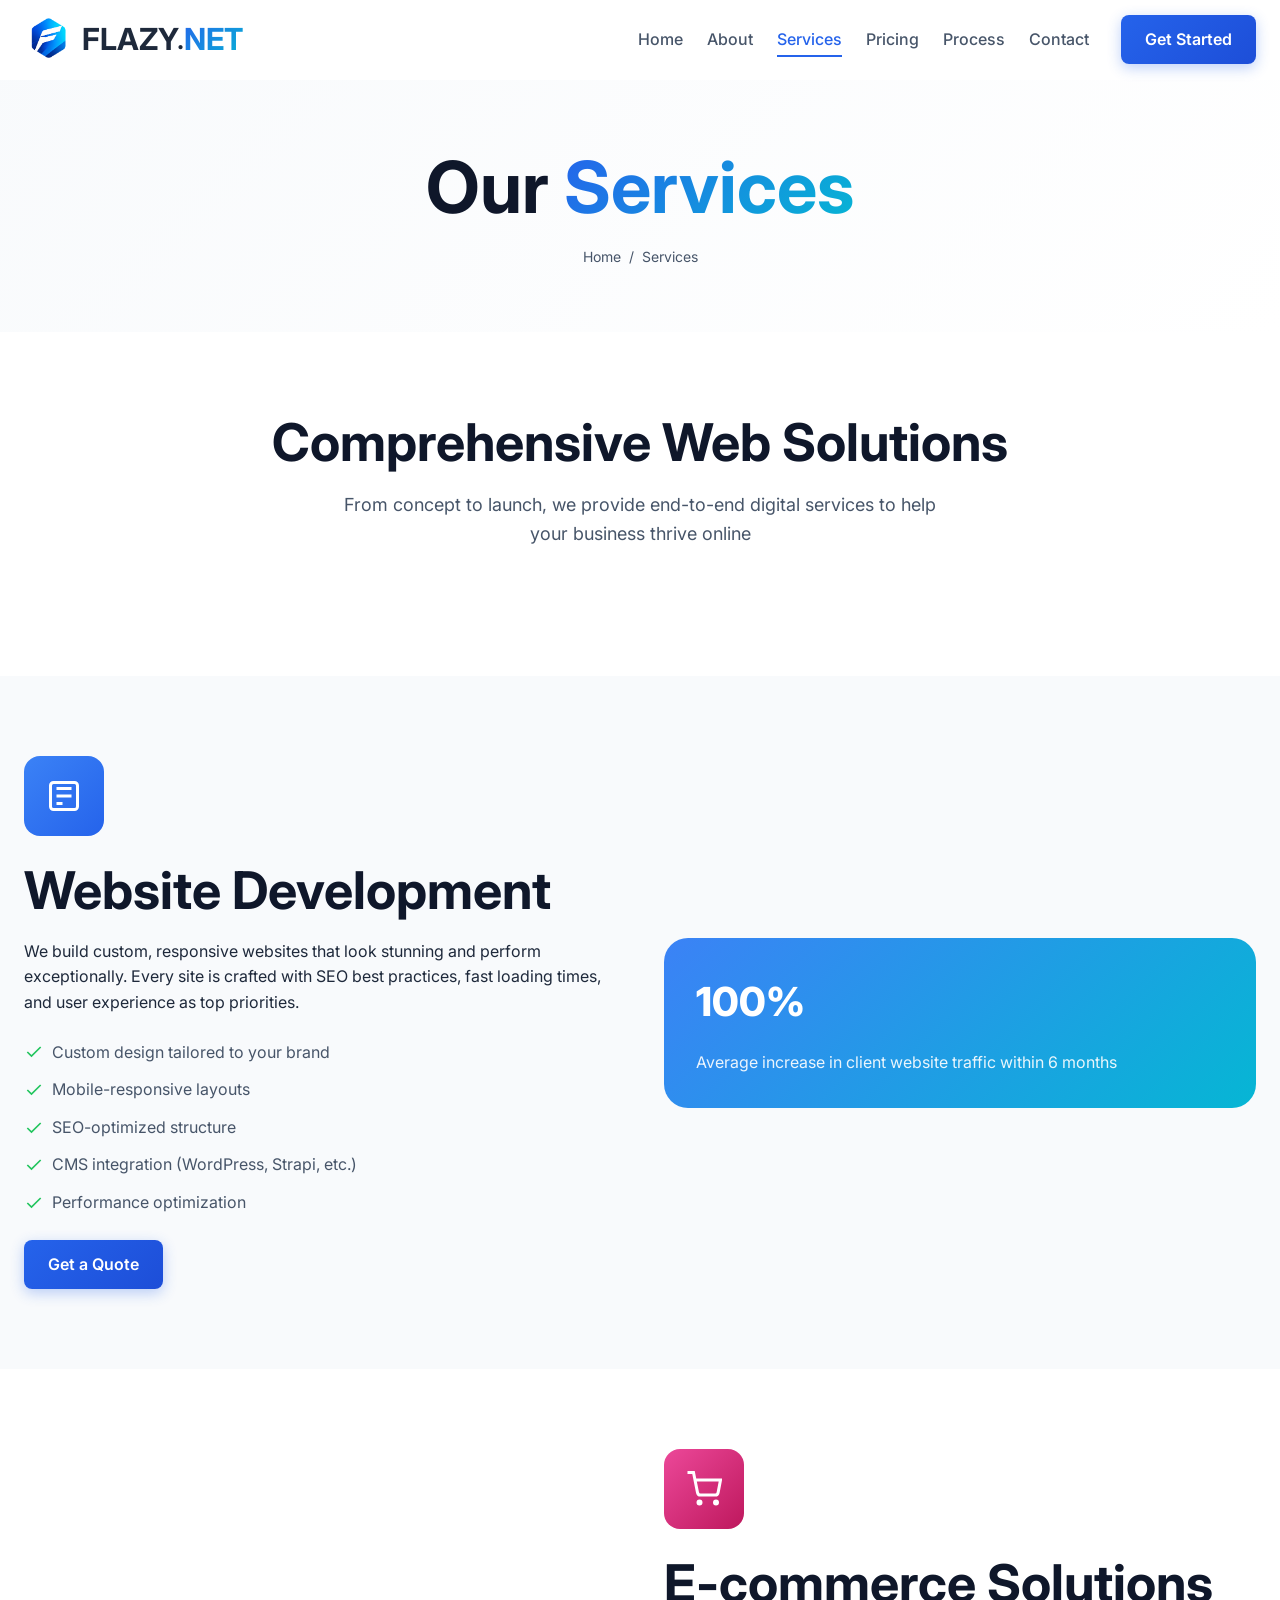
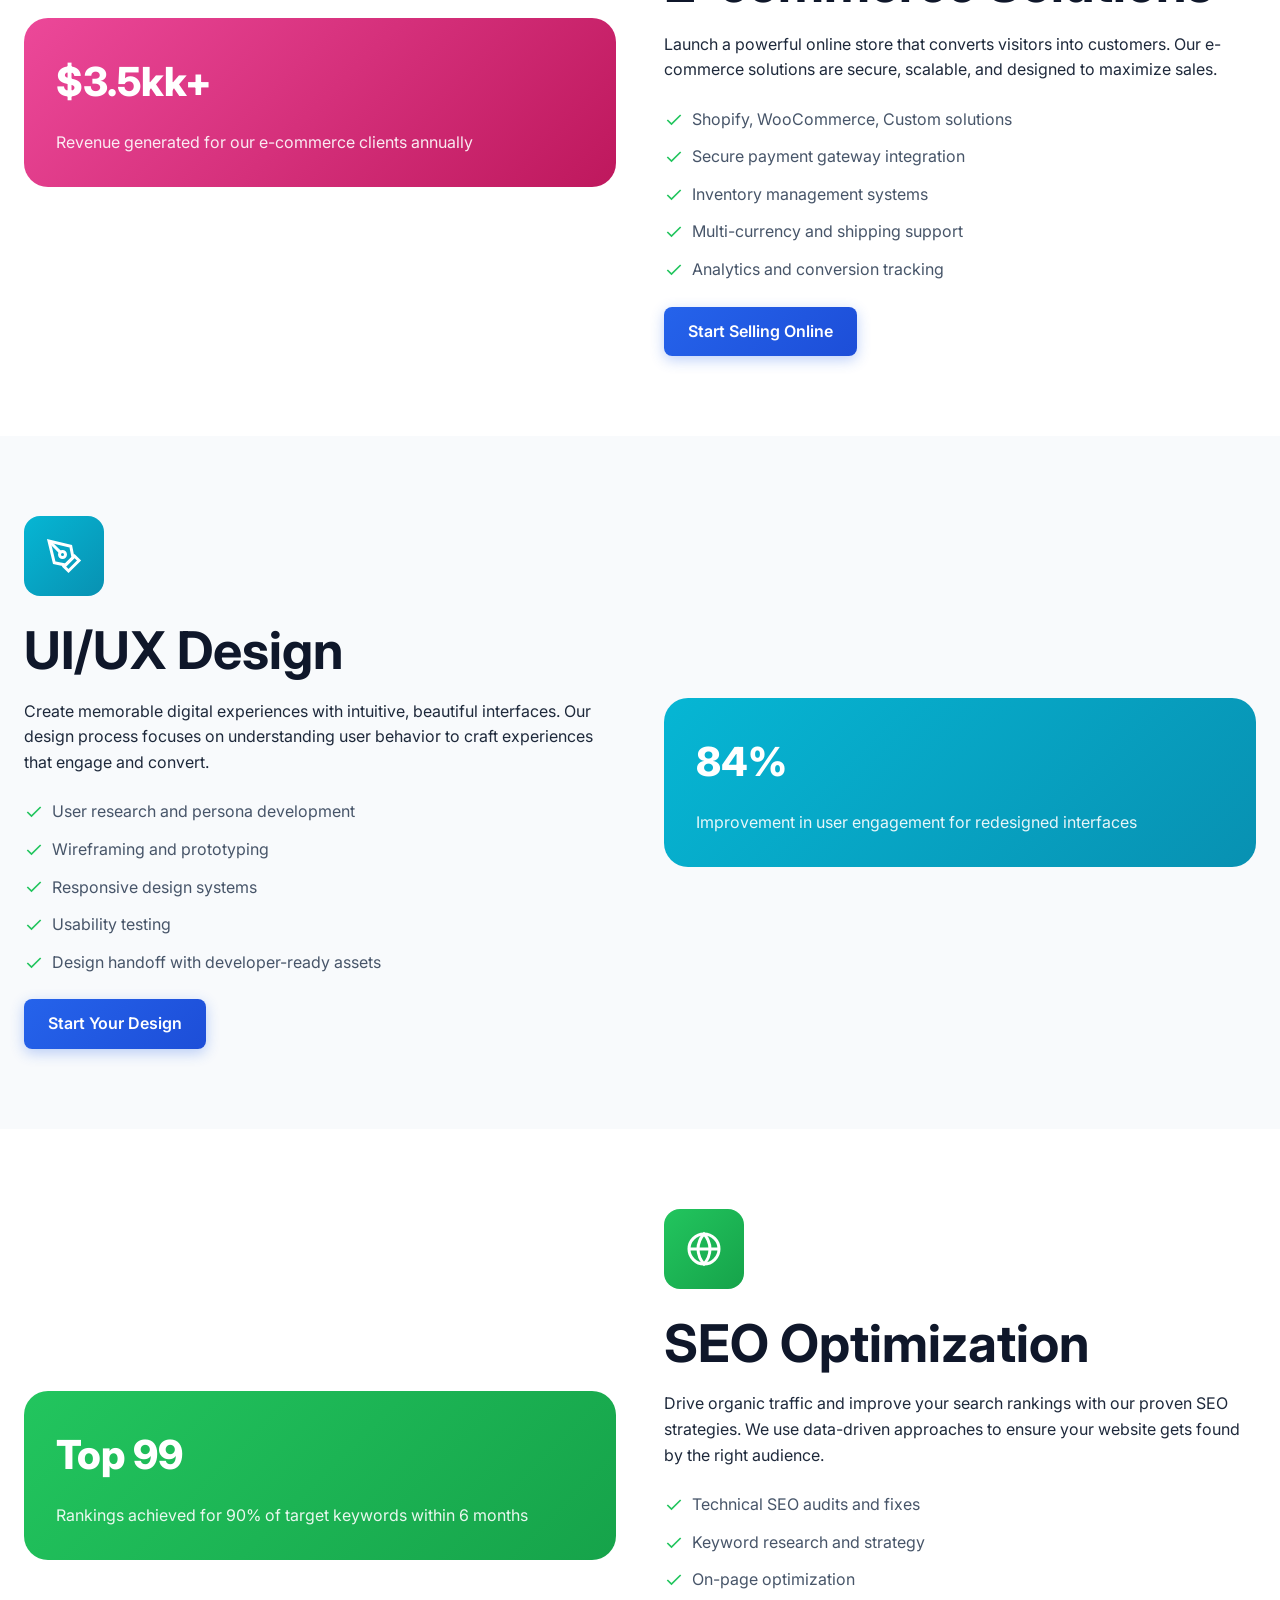
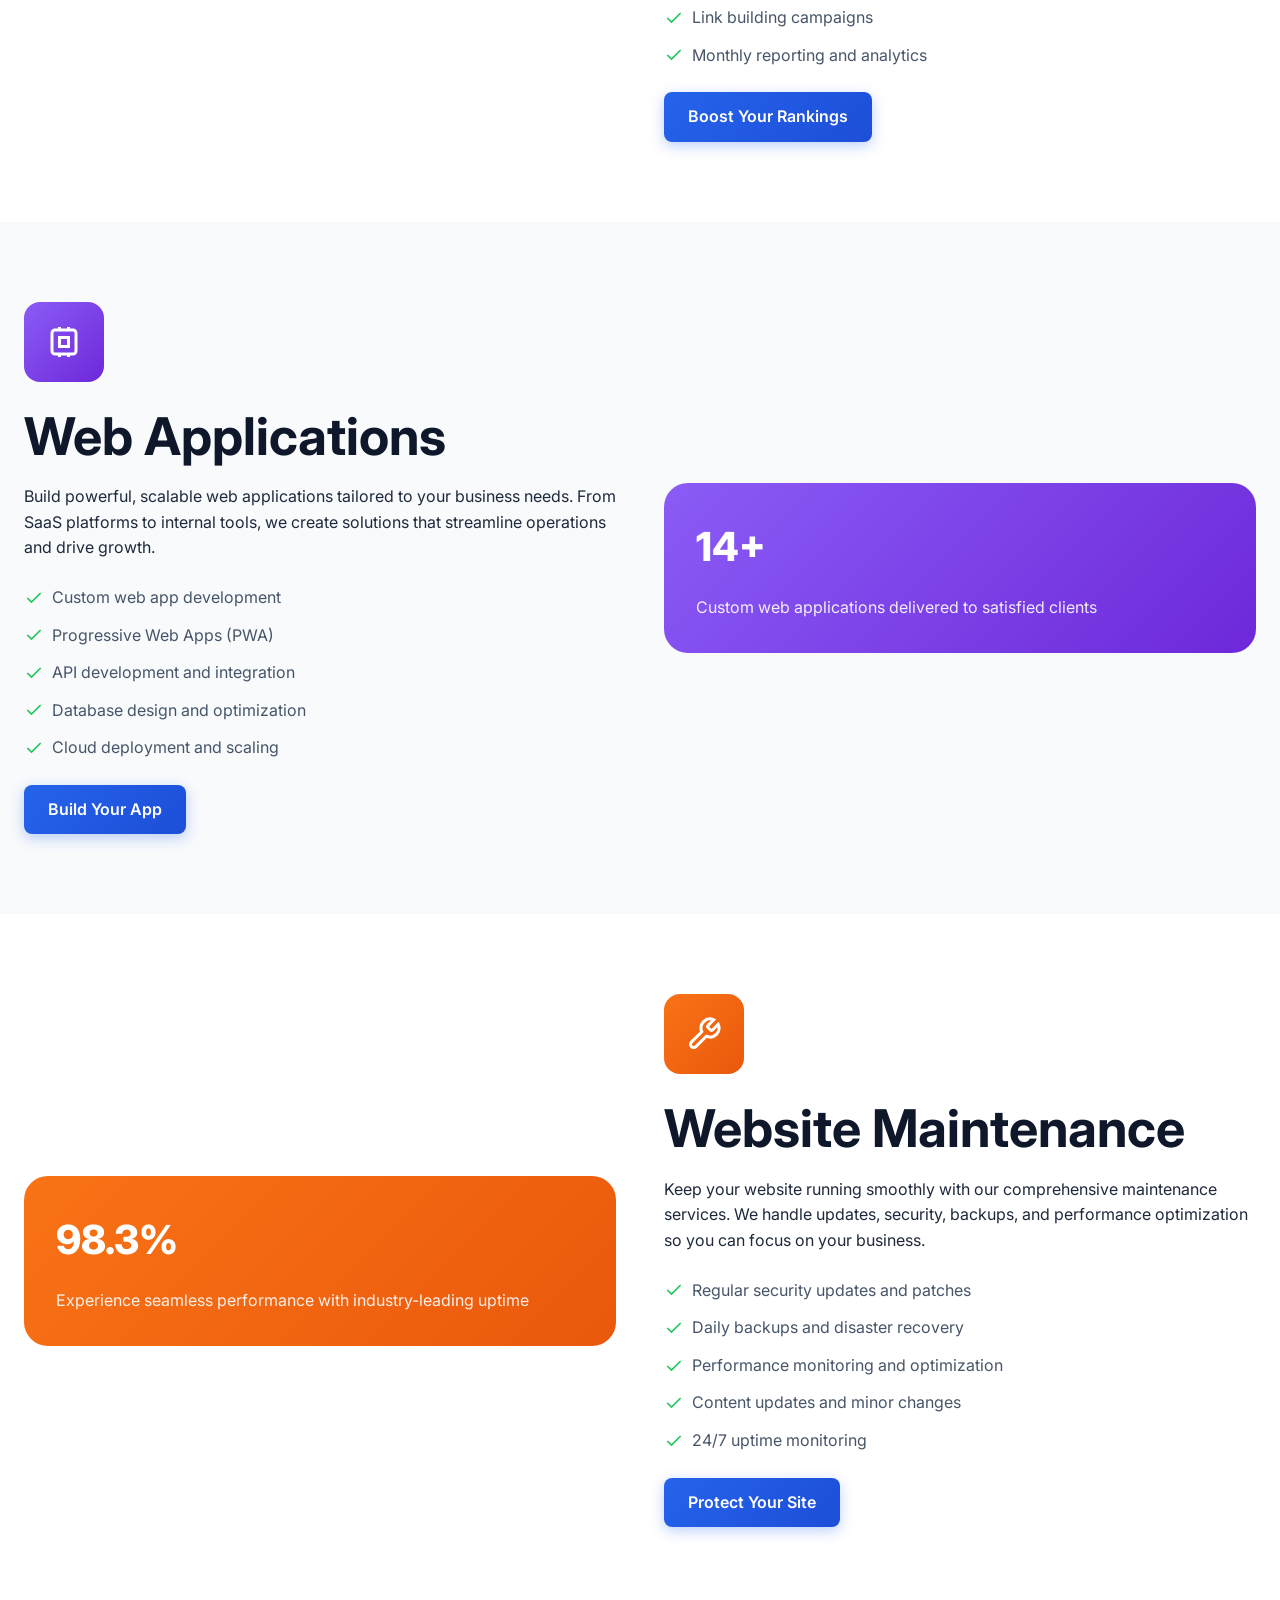
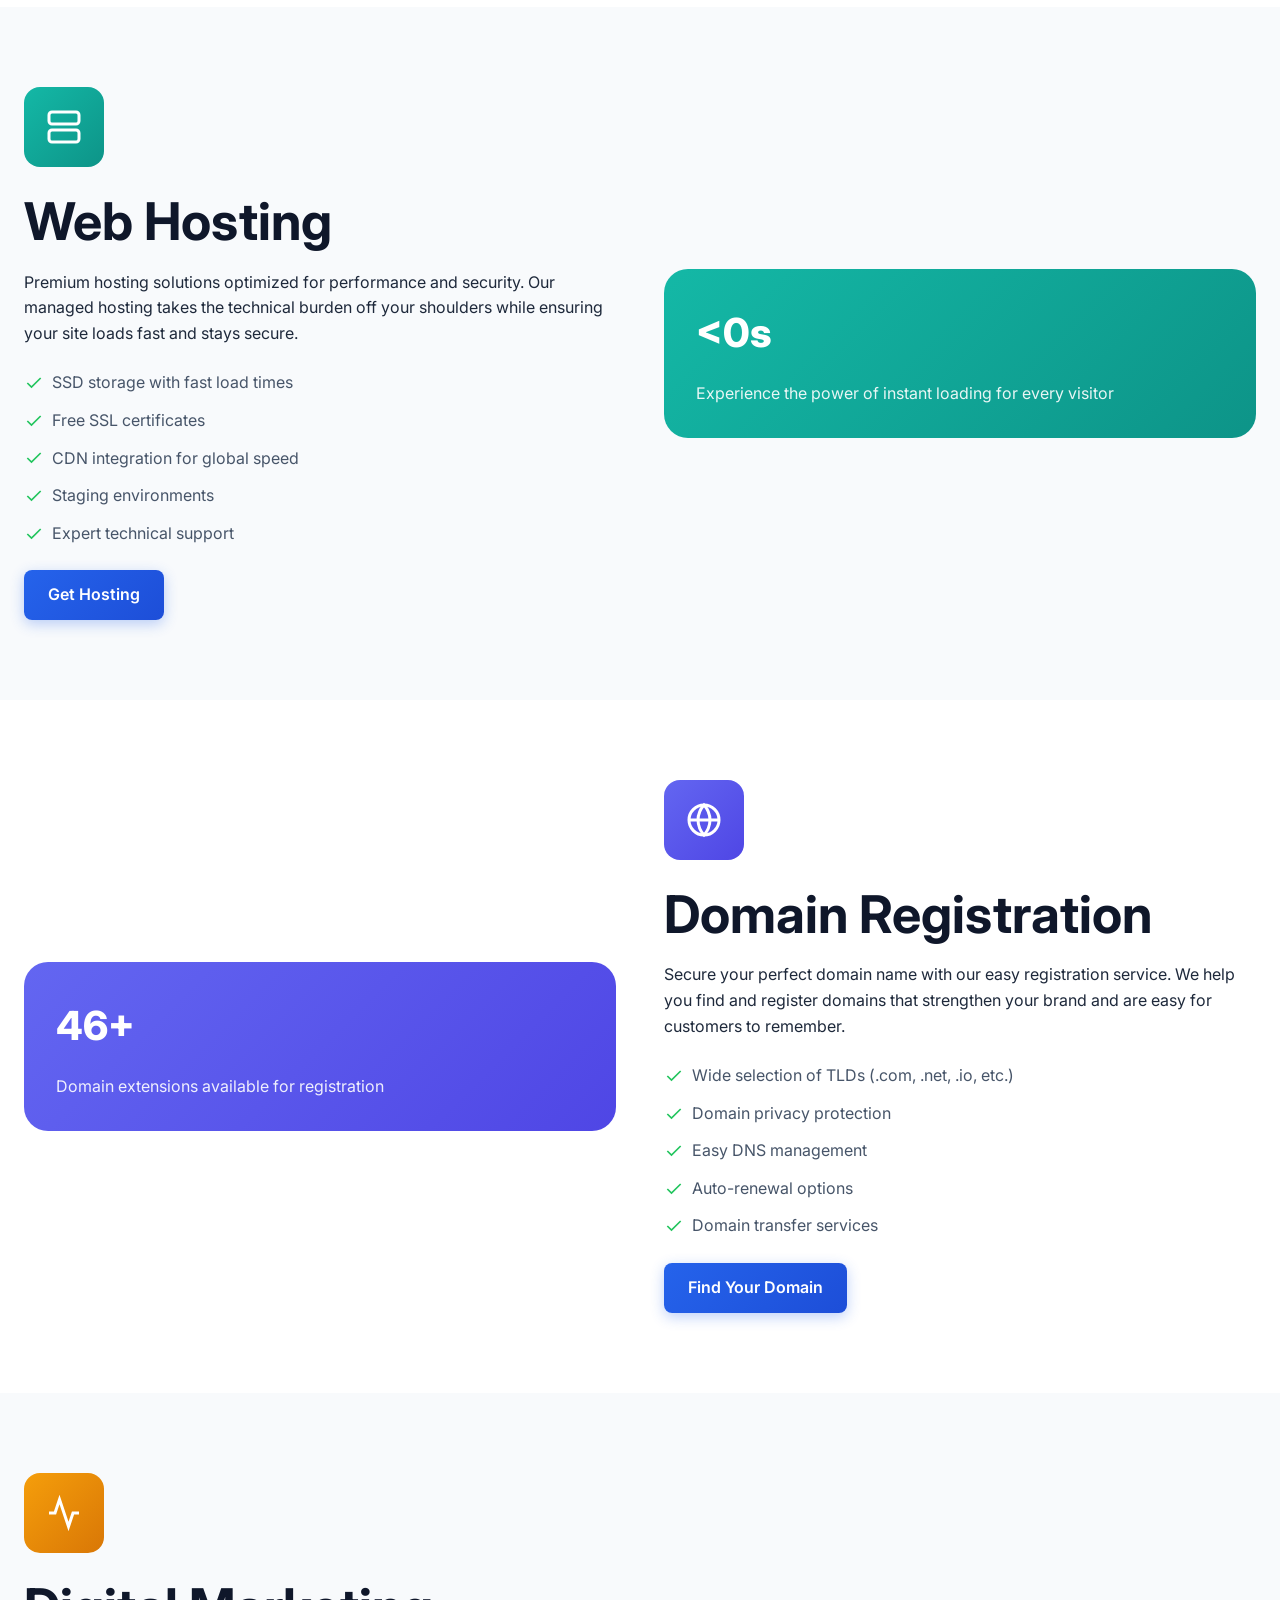
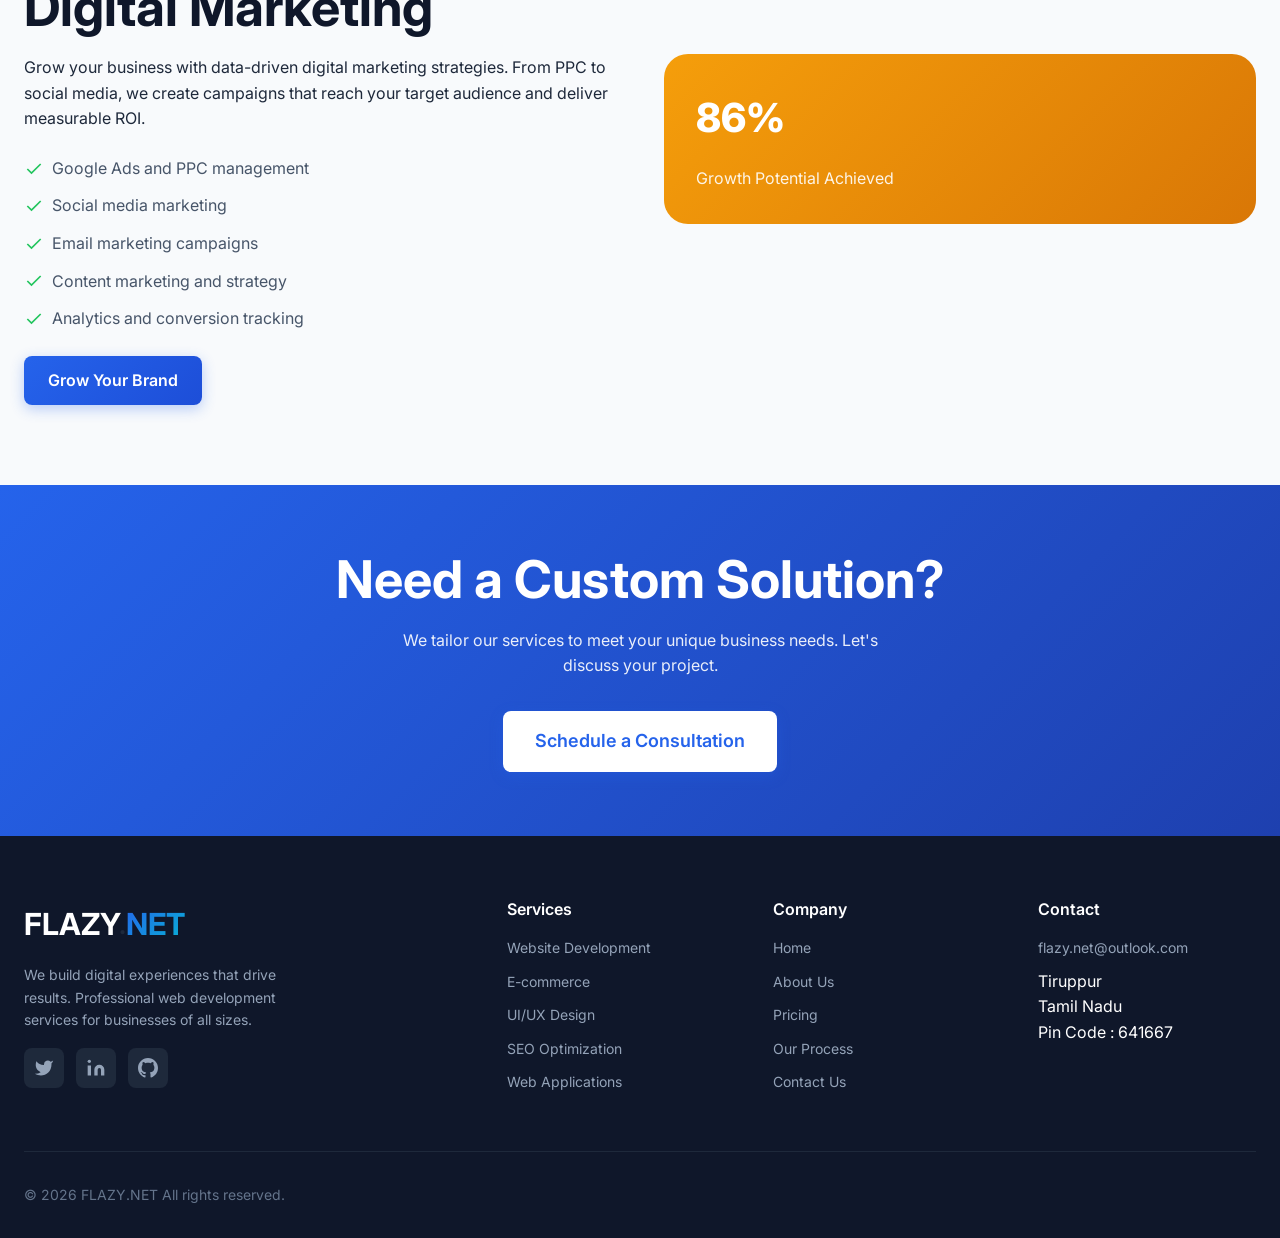
<file: services.html>
<!DOCTYPE html>
<html lang="en">
<head>
  <meta charset="UTF-8">
  <meta name="viewport" content="width=device-width, initial-scale=1.0">
  <meta name="description" content="FLAZY.NET offers comprehensive web development services including website development, e-commerce, UI/UX design, SEO, web applications, maintenance, hosting, domains, and digital marketing.">
  <meta name="keywords" content="web development services, website design, e-commerce development, SEO services, digital marketing, web hosting">
  <title>Services - FLAZY.NET | Web Development Services</title>
  <link rel="preconnect" href="https://fonts.googleapis.com">
  <link rel="preconnect" href="https://fonts.gstatic.com" crossorigin>
  <link href="https://fonts.googleapis.com/css2?family=Inter:wght@400;500;600;700;800&display=swap" rel="stylesheet">
  <link rel="stylesheet" href="style.css">
</head>
<body>
  <!-- Header -->
  <header class="header">
    <div class="container">
      <a href="index.html" class="logo">
        <!--logo-->
        <body>
    <img src="logo.png" alt="FLAZY.NET Logo" class="logo">
</body>
        <span class="logo-text">FLAZY<span class="logo-dot">·</span><span class="logo-accent">NET</span></span>
      </a>
      <nav class="nav">
        <ul class="nav-links">
          <li><a href="index.html" class="nav-link">Home</a></li>
          <li><a href="about.html" class="nav-link">About</a></li>
          <li><a href="services.html" class="nav-link active">Services</a></li>
          <li><a href="pricing.html" class="nav-link">Pricing</a></li>
          <li><a href="process.html" class="nav-link">Process</a></li>
          <li><a href="contact.html" class="nav-link">Contact</a></li>
        </ul>
        <a href="contact.html" class="btn btn-primary hide-mobile">Get Started</a>
        <button class="nav-toggle" aria-label="Toggle navigation">
          <span></span>
          <span></span>
          <span></span>
        </button>
      </nav>
    </div>
  </header>

  <!-- Page Header -->
  <section class="page-header">
    <div class="container">
      <h1>Our <span class="text-gradient">Services</span></h1>
      <nav class="breadcrumb">
        <a href="index.html">Home</a>
        <span>Services</span>
      </nav>
    </div>
  </section>

  <!-- Services Overview -->
  <section class="section">
    <div class="container">
      <div class="section-header">
        <h2>Comprehensive Web Solutions</h2>
        <p>From concept to launch, we provide end-to-end digital services to help your business thrive online</p>
      </div>
    </div>
  </section>

  <!-- Service 1: Website Development -->
  <section id="website" class="section" style="background: var(--secondary-50);">
    <div class="container">
      <div class="grid grid-2" style="gap: var(--space-12); align-items: center;">
        <div class="fade-in">
          <div style="width: 80px; height: 80px; background: linear-gradient(135deg, var(--primary-500), var(--primary-600)); border-radius: var(--radius-xl); display: flex; align-items: center; justify-content: center; color: white; margin-bottom: var(--space-6);">
            <svg width="36" height="36" viewBox="0 0 24 24" fill="none" stroke="currentColor" stroke-width="2">
              <rect x="3" y="3" width="18" height="18" rx="2"/>
              <path d="M7 7h10M7 12h10M7 17h4"/>
            </svg>
          </div>
          <h2 style="margin-bottom: var(--space-4);">Website Development</h2>
          <p style="margin-bottom: var(--space-6);">We build custom, responsive websites that look stunning and perform exceptionally. Every site is crafted with SEO best practices, fast loading times, and user experience as top priorities.</p>
          <ul style="margin-bottom: var(--space-6);">
            <li style="display: flex; align-items: center; gap: var(--space-2); margin-bottom: var(--space-3); color: var(--secondary-600);">
              <svg width="20" height="20" viewBox="0 0 24 24" fill="none" stroke="var(--success-500)" stroke-width="2"><polyline points="20 6 9 17 4 12"/></svg>
              Custom design tailored to your brand
            </li>
            <li style="display: flex; align-items: center; gap: var(--space-2); margin-bottom: var(--space-3); color: var(--secondary-600);">
              <svg width="20" height="20" viewBox="0 0 24 24" fill="none" stroke="var(--success-500)" stroke-width="2"><polyline points="20 6 9 17 4 12"/></svg>
              Mobile-responsive layouts
            </li>
            <li style="display: flex; align-items: center; gap: var(--space-2); margin-bottom: var(--space-3); color: var(--secondary-600);">
              <svg width="20" height="20" viewBox="0 0 24 24" fill="none" stroke="var(--success-500)" stroke-width="2"><polyline points="20 6 9 17 4 12"/></svg>
              SEO-optimized structure
            </li>
            <li style="display: flex; align-items: center; gap: var(--space-2); margin-bottom: var(--space-3); color: var(--secondary-600);">
              <svg width="20" height="20" viewBox="0 0 24 24" fill="none" stroke="var(--success-500)" stroke-width="2"><polyline points="20 6 9 17 4 12"/></svg>
              CMS integration (WordPress, Strapi, etc.)
            </li>
            <li style="display: flex; align-items: center; gap: var(--space-2); color: var(--secondary-600);">
              <svg width="20" height="20" viewBox="0 0 24 24" fill="none" stroke="var(--success-500)" stroke-width="2"><polyline points="20 6 9 17 4 12"/></svg>
              Performance optimization
            </li>
          </ul>
          <a href="contact.html" class="btn btn-primary">Get a Quote</a>
        </div>
        <div class="fade-in">
          <div style="background: linear-gradient(135deg, var(--primary-500), var(--accent-500)); border-radius: var(--radius-2xl); padding: var(--space-8); color: white;">
            <div style="font-size: 2.5rem; font-weight: 800; margin-bottom: var(--space-4);">100%</div>
            <p style="margin: 0; opacity: 0.9;">Average increase in client website traffic within 6 months</p>
          </div>
        </div>
      </div>
    </div>
  </section>

  <!-- Service 2: E-commerce -->
  <section id="ecommerce" class="section">
    <div class="container">
      <div class="grid grid-2" style="gap: var(--space-12); align-items: center;">
        <div class="fade-in" style="order: 2;">
          <div style="width: 80px; height: 80px; background: linear-gradient(135deg, #ec4899, #be185d); border-radius: var(--radius-xl); display: flex; align-items: center; justify-content: center; color: white; margin-bottom: var(--space-6);">
            <svg width="36" height="36" viewBox="0 0 24 24" fill="none" stroke="currentColor" stroke-width="2">
              <circle cx="9" cy="21" r="1"/><circle cx="20" cy="21" r="1"/>
              <path d="M1 1h4l2.68 13.39a2 2 0 0 0 2 1.61h9.72a2 2 0 0 0 2-1.61L23 6H6"/>
            </svg>
          </div>
          <h2 style="margin-bottom: var(--space-4);">E-commerce Solutions</h2>
          <p style="margin-bottom: var(--space-6);">Launch a powerful online store that converts visitors into customers. Our e-commerce solutions are secure, scalable, and designed to maximize sales.</p>
          <ul style="margin-bottom: var(--space-6);">
            <li style="display: flex; align-items: center; gap: var(--space-2); margin-bottom: var(--space-3); color: var(--secondary-600);">
              <svg width="20" height="20" viewBox="0 0 24 24" fill="none" stroke="var(--success-500)" stroke-width="2"><polyline points="20 6 9 17 4 12"/></svg>
              Shopify, WooCommerce, Custom solutions
            </li>
            <li style="display: flex; align-items: center; gap: var(--space-2); margin-bottom: var(--space-3); color: var(--secondary-600);">
              <svg width="20" height="20" viewBox="0 0 24 24" fill="none" stroke="var(--success-500)" stroke-width="2"><polyline points="20 6 9 17 4 12"/></svg>
              Secure payment gateway integration
            </li>
            <li style="display: flex; align-items: center; gap: var(--space-2); margin-bottom: var(--space-3); color: var(--secondary-600);">
              <svg width="20" height="20" viewBox="0 0 24 24" fill="none" stroke="var(--success-500)" stroke-width="2"><polyline points="20 6 9 17 4 12"/></svg>
              Inventory management systems
            </li>
            <li style="display: flex; align-items: center; gap: var(--space-2); margin-bottom: var(--space-3); color: var(--secondary-600);">
              <svg width="20" height="20" viewBox="0 0 24 24" fill="none" stroke="var(--success-500)" stroke-width="2"><polyline points="20 6 9 17 4 12"/></svg>
              Multi-currency and shipping support
            </li>
            <li style="display: flex; align-items: center; gap: var(--space-2); color: var(--secondary-600);">
              <svg width="20" height="20" viewBox="0 0 24 24" fill="none" stroke="var(--success-500)" stroke-width="2"><polyline points="20 6 9 17 4 12"/></svg>
              Analytics and conversion tracking
            </li>
          </ul>
          <a href="contact.html" class="btn btn-primary">Start Selling Online</a>
        </div>
        <div class="fade-in" style="order: 1;">
          <div style="background: linear-gradient(135deg, #ec4899, #be185d); border-radius: var(--radius-2xl); padding: var(--space-8); color: white;">
            <div style="font-size: 2.5rem; font-weight: 800; margin-bottom: var(--space-4);">$3.5kk+</div>
            <p style="margin: 0; opacity: 0.9;">Revenue generated for our e-commerce clients annually</p>
          </div>
        </div>
      </div>
    </div>
  </section>

  <!-- Service 3: UI/UX Design -->
  <section id="design" class="section" style="background: var(--secondary-50);">
    <div class="container">
      <div class="grid grid-2" style="gap: var(--space-12); align-items: center;">
        <div class="fade-in">
          <div style="width: 80px; height: 80px; background: linear-gradient(135deg, var(--accent-500), var(--accent-600)); border-radius: var(--radius-xl); display: flex; align-items: center; justify-content: center; color: white; margin-bottom: var(--space-6);">
            <svg width="36" height="36" viewBox="0 0 24 24" fill="none" stroke="currentColor" stroke-width="2">
              <path d="M12 19l7-7 3 3-7 7-3-3z"/><path d="M18 13l-1.5-7.5L2 2l3.5 14.5L13 18l5-5z"/>
              <path d="M2 2l7.586 7.586"/><circle cx="11" cy="11" r="2"/>
            </svg>
          </div>
          <h2 style="margin-bottom: var(--space-4);">UI/UX Design</h2>
          <p style="margin-bottom: var(--space-6);">Create memorable digital experiences with intuitive, beautiful interfaces. Our design process focuses on understanding user behavior to craft experiences that engage and convert.</p>
          <ul style="margin-bottom: var(--space-6);">
            <li style="display: flex; align-items: center; gap: var(--space-2); margin-bottom: var(--space-3); color: var(--secondary-600);">
              <svg width="20" height="20" viewBox="0 0 24 24" fill="none" stroke="var(--success-500)" stroke-width="2"><polyline points="20 6 9 17 4 12"/></svg>
              User research and persona development
            </li>
            <li style="display: flex; align-items: center; gap: var(--space-2); margin-bottom: var(--space-3); color: var(--secondary-600);">
              <svg width="20" height="20" viewBox="0 0 24 24" fill="none" stroke="var(--success-500)" stroke-width="2"><polyline points="20 6 9 17 4 12"/></svg>
              Wireframing and prototyping
            </li>
            <li style="display: flex; align-items: center; gap: var(--space-2); margin-bottom: var(--space-3); color: var(--secondary-600);">
              <svg width="20" height="20" viewBox="0 0 24 24" fill="none" stroke="var(--success-500)" stroke-width="2"><polyline points="20 6 9 17 4 12"/></svg>
              Responsive design systems
            </li>
            <li style="display: flex; align-items: center; gap: var(--space-2); margin-bottom: var(--space-3); color: var(--secondary-600);">
              <svg width="20" height="20" viewBox="0 0 24 24" fill="none" stroke="var(--success-500)" stroke-width="2"><polyline points="20 6 9 17 4 12"/></svg>
              Usability testing
            </li>
            <li style="display: flex; align-items: center; gap: var(--space-2); color: var(--secondary-600);">
              <svg width="20" height="20" viewBox="0 0 24 24" fill="none" stroke="var(--success-500)" stroke-width="2"><polyline points="20 6 9 17 4 12"/></svg>
              Design handoff with developer-ready assets
            </li>
          </ul>
          <a href="contact.html" class="btn btn-primary">Start Your Design</a>
        </div>
        <div class="fade-in">
          <div style="background: linear-gradient(135deg, var(--accent-500), var(--accent-600)); border-radius: var(--radius-2xl); padding: var(--space-8); color: white;">
            <div style="font-size: 2.5rem; font-weight: 800; margin-bottom: var(--space-4);">85%</div>
            <p style="margin: 0; opacity: 0.9;">Improvement in user engagement for redesigned interfaces</p>
          </div>
        </div>
      </div>
    </div>
  </section>

  <!-- Service 4: SEO Optimization -->
  <section id="seo" class="section">
    <div class="container">
      <div class="grid grid-2" style="gap: var(--space-12); align-items: center;">
        <div class="fade-in" style="order: 2;">
          <div style="width: 80px; height: 80px; background: linear-gradient(135deg, var(--success-500), #16a34a); border-radius: var(--radius-xl); display: flex; align-items: center; justify-content: center; color: white; margin-bottom: var(--space-6);">
            <svg width="36" height="36" viewBox="0 0 24 24" fill="none" stroke="currentColor" stroke-width="2">
              <circle cx="12" cy="12" r="10"/><line x1="2" y1="12" x2="22" y2="12"/>
              <path d="M12 2a15.3 15.3 0 0 1 4 10 15.3 15.3 0 0 1-4 10 15.3 15.3 0 0 1-4-10 15.3 15.3 0 0 1 4-10z"/>
            </svg>
          </div>
          <h2 style="margin-bottom: var(--space-4);">SEO Optimization</h2>
          <p style="margin-bottom: var(--space-6);">Drive organic traffic and improve your search rankings with our proven SEO strategies. We use data-driven approaches to ensure your website gets found by the right audience.</p>
          <ul style="margin-bottom: var(--space-6);">
            <li style="display: flex; align-items: center; gap: var(--space-2); margin-bottom: var(--space-3); color: var(--secondary-600);">
              <svg width="20" height="20" viewBox="0 0 24 24" fill="none" stroke="var(--success-500)" stroke-width="2"><polyline points="20 6 9 17 4 12"/></svg>
              Technical SEO audits and fixes
            </li>
            <li style="display: flex; align-items: center; gap: var(--space-2); margin-bottom: var(--space-3); color: var(--secondary-600);">
              <svg width="20" height="20" viewBox="0 0 24 24" fill="none" stroke="var(--success-500)" stroke-width="2"><polyline points="20 6 9 17 4 12"/></svg>
              Keyword research and strategy
            </li>
            <li style="display: flex; align-items: center; gap: var(--space-2); margin-bottom: var(--space-3); color: var(--secondary-600);">
              <svg width="20" height="20" viewBox="0 0 24 24" fill="none" stroke="var(--success-500)" stroke-width="2"><polyline points="20 6 9 17 4 12"/></svg>
              On-page optimization
            </li>
            <li style="display: flex; align-items: center; gap: var(--space-2); margin-bottom: var(--space-3); color: var(--secondary-600);">
              <svg width="20" height="20" viewBox="0 0 24 24" fill="none" stroke="var(--success-500)" stroke-width="2"><polyline points="20 6 9 17 4 12"/></svg>
              Link building campaigns
            </li>
            <li style="display: flex; align-items: center; gap: var(--space-2); color: var(--secondary-600);">
              <svg width="20" height="20" viewBox="0 0 24 24" fill="none" stroke="var(--success-500)" stroke-width="2"><polyline points="20 6 9 17 4 12"/></svg>
              Monthly reporting and analytics
            </li>
          </ul>
          <a href="contact.html" class="btn btn-primary">Boost Your Rankings</a>
        </div>
        <div class="fade-in" style="order: 1;">
          <div style="background: linear-gradient(135deg, var(--success-500), #16a34a); border-radius: var(--radius-2xl); padding: var(--space-8); color: white;">
            <div style="font-size: 2.5rem; font-weight: 800; margin-bottom: var(--space-4);">Top 100</div>
            <p style="margin: 0; opacity: 0.9;">Rankings achieved for 90% of target keywords within 6 months</p>
          </div>
        </div>
      </div>
    </div>
  </section>

  <!-- Service 5: Web Applications -->
  <section id="webapps" class="section" style="background: var(--secondary-50);">
    <div class="container">
      <div class="grid grid-2" style="gap: var(--space-12); align-items: center;">
        <div class="fade-in">
          <div style="width: 80px; height: 80px; background: linear-gradient(135deg, #8b5cf6, #6d28d9); border-radius: var(--radius-xl); display: flex; align-items: center; justify-content: center; color: white; margin-bottom: var(--space-6);">
            <svg width="36" height="36" viewBox="0 0 24 24" fill="none" stroke="currentColor" stroke-width="2">
              <rect x="4" y="4" width="16" height="16" rx="2"/><rect x="9" y="9" width="6" height="6"/>
              <line x1="9" y1="2" x2="9" y2="4"/><line x1="15" y1="2" x2="15" y2="4"/>
              <line x1="9" y1="20" x2="9" y2="22"/><line x1="15" y1="20" x2="15" y2="22"/>
            </svg>
          </div>
          <h2 style="margin-bottom: var(--space-4);">Web Applications</h2>
          <p style="margin-bottom: var(--space-6);">Build powerful, scalable web applications tailored to your business needs. From SaaS platforms to internal tools, we create solutions that streamline operations and drive growth.</p>
          <ul style="margin-bottom: var(--space-6);">
            <li style="display: flex; align-items: center; gap: var(--space-2); margin-bottom: var(--space-3); color: var(--secondary-600);">
              <svg width="20" height="20" viewBox="0 0 24 24" fill="none" stroke="var(--success-500)" stroke-width="2"><polyline points="20 6 9 17 4 12"/></svg>
              Custom web app development
            </li>
            <li style="display: flex; align-items: center; gap: var(--space-2); margin-bottom: var(--space-3); color: var(--secondary-600);">
              <svg width="20" height="20" viewBox="0 0 24 24" fill="none" stroke="var(--success-500)" stroke-width="2"><polyline points="20 6 9 17 4 12"/></svg>
              Progressive Web Apps (PWA)
            </li>
            <li style="display: flex; align-items: center; gap: var(--space-2); margin-bottom: var(--space-3); color: var(--secondary-600);">
              <svg width="20" height="20" viewBox="0 0 24 24" fill="none" stroke="var(--success-500)" stroke-width="2"><polyline points="20 6 9 17 4 12"/></svg>
              API development and integration
            </li>
            <li style="display: flex; align-items: center; gap: var(--space-2); margin-bottom: var(--space-3); color: var(--secondary-600);">
              <svg width="20" height="20" viewBox="0 0 24 24" fill="none" stroke="var(--success-500)" stroke-width="2"><polyline points="20 6 9 17 4 12"/></svg>
              Database design and optimization
            </li>
            <li style="display: flex; align-items: center; gap: var(--space-2); color: var(--secondary-600);">
              <svg width="20" height="20" viewBox="0 0 24 24" fill="none" stroke="var(--success-500)" stroke-width="2"><polyline points="20 6 9 17 4 12"/></svg>
              Cloud deployment and scaling
            </li>
          </ul>
          <a href="contact.html" class="btn btn-primary">Build Your App</a>
        </div>
        <div class="fade-in">
          <div style="background: linear-gradient(135deg, #8b5cf6, #6d28d9); border-radius: var(--radius-2xl); padding: var(--space-8); color: white;">
            <div style="font-size: 2.5rem; font-weight: 800; margin-bottom: var(--space-4);">15+</div>
            <p style="margin: 0; opacity: 0.9;">Custom web applications delivered to satisfied clients</p>
          </div>
        </div>
      </div>
    </div>
  </section>

  <!-- Service 6: Website Maintenance -->
  <section id="maintenance" class="section">
    <div class="container">
      <div class="grid grid-2" style="gap: var(--space-12); align-items: center;">
        <div class="fade-in" style="order: 2;">
          <div style="width: 80px; height: 80px; background: linear-gradient(135deg, #f97316, #ea580c); border-radius: var(--radius-xl); display: flex; align-items: center; justify-content: center; color: white; margin-bottom: var(--space-6);">
            <svg width="36" height="36" viewBox="0 0 24 24" fill="none" stroke="currentColor" stroke-width="2">
              <path d="M14.7 6.3a1 1 0 0 0 0 1.4l1.6 1.6a1 1 0 0 0 1.4 0l3.77-3.77a6 6 0 0 1-7.94 7.94l-6.91 6.91a2.12 2.12 0 0 1-3-3l6.91-6.91a6 6 0 0 1 7.94-7.94l-3.76 3.76z"/>
            </svg>
          </div>
          <h2 style="margin-bottom: var(--space-4);">Website Maintenance</h2>
          <p style="margin-bottom: var(--space-6);">Keep your website running smoothly with our comprehensive maintenance services. We handle updates, security, backups, and performance optimization so you can focus on your business.</p>
          <ul style="margin-bottom: var(--space-6);">
            <li style="display: flex; align-items: center; gap: var(--space-2); margin-bottom: var(--space-3); color: var(--secondary-600);">
              <svg width="20" height="20" viewBox="0 0 24 24" fill="none" stroke="var(--success-500)" stroke-width="2"><polyline points="20 6 9 17 4 12"/></svg>
              Regular security updates and patches
            </li>
            <li style="display: flex; align-items: center; gap: var(--space-2); margin-bottom: var(--space-3); color: var(--secondary-600);">
              <svg width="20" height="20" viewBox="0 0 24 24" fill="none" stroke="var(--success-500)" stroke-width="2"><polyline points="20 6 9 17 4 12"/></svg>
              Daily backups and disaster recovery
            </li>
            <li style="display: flex; align-items: center; gap: var(--space-2); margin-bottom: var(--space-3); color: var(--secondary-600);">
              <svg width="20" height="20" viewBox="0 0 24 24" fill="none" stroke="var(--success-500)" stroke-width="2"><polyline points="20 6 9 17 4 12"/></svg>
              Performance monitoring and optimization
            </li>
            <li style="display: flex; align-items: center; gap: var(--space-2); margin-bottom: var(--space-3); color: var(--secondary-600);">
              <svg width="20" height="20" viewBox="0 0 24 24" fill="none" stroke="var(--success-500)" stroke-width="2"><polyline points="20 6 9 17 4 12"/></svg>
              Content updates and minor changes
            </li>
            <li style="display: flex; align-items: center; gap: var(--space-2); color: var(--secondary-600);">
              <svg width="20" height="20" viewBox="0 0 24 24" fill="none" stroke="var(--success-500)" stroke-width="2"><polyline points="20 6 9 17 4 12"/></svg>
              24/7 uptime monitoring
            </li>
          </ul>
          <a href="contact.html" class="btn btn-primary">Protect Your Site</a>
        </div>
        <div class="fade-in" style="order: 1;">
          <div style="background: linear-gradient(135deg, #f97316, #ea580c); border-radius: var(--radius-2xl); padding: var(--space-8); color: white;">
            <div style="font-size: 2.5rem; font-weight: 800; margin-bottom: var(--space-4);">99.9%</div>
            <p style="margin: 0; opacity: 0.9;">Experience seamless performance with industry-leading uptime</p>
          </div>
        </div>
      </div>
    </div>
  </section>

  <!-- Service 7: Hosting -->
  <section id="hosting" class="section" style="background: var(--secondary-50);">
    <div class="container">
      <div class="grid grid-2" style="gap: var(--space-12); align-items: center;">
        <div class="fade-in">
          <div style="width: 80px; height: 80px; background: linear-gradient(135deg, #14b8a6, #0d9488); border-radius: var(--radius-xl); display: flex; align-items: center; justify-content: center; color: white; margin-bottom: var(--space-6);">
            <svg width="36" height="36" viewBox="0 0 24 24" fill="none" stroke="currentColor" stroke-width="2">
              <rect x="2" y="2" width="20" height="8" rx="2" ry="2"/>
              <rect x="2" y="14" width="20" height="8" rx="2" ry="2"/>
              <line x1="6" y1="6" x2="6.01" y2="6"/>
              <line x1="6" y1="18" x2="6.01" y2="18"/>
            </svg>
          </div>
          <h2 style="margin-bottom: var(--space-4);">Web Hosting</h2>
          <p style="margin-bottom: var(--space-6);">Premium hosting solutions optimized for performance and security. Our managed hosting takes the technical burden off your shoulders while ensuring your site loads fast and stays secure.</p>
          <ul style="margin-bottom: var(--space-6);">
            <li style="display: flex; align-items: center; gap: var(--space-2); margin-bottom: var(--space-3); color: var(--secondary-600);">
              <svg width="20" height="20" viewBox="0 0 24 24" fill="none" stroke="var(--success-500)" stroke-width="2"><polyline points="20 6 9 17 4 12"/></svg>
              SSD storage with fast load times
            </li>
            <li style="display: flex; align-items: center; gap: var(--space-2); margin-bottom: var(--space-3); color: var(--secondary-600);">
              <svg width="20" height="20" viewBox="0 0 24 24" fill="none" stroke="var(--success-500)" stroke-width="2"><polyline points="20 6 9 17 4 12"/></svg>
              Free SSL certificates
            </li>
            <li style="display: flex; align-items: center; gap: var(--space-2); margin-bottom: var(--space-3); color: var(--secondary-600);">
              <svg width="20" height="20" viewBox="0 0 24 24" fill="none" stroke="var(--success-500)" stroke-width="2"><polyline points="20 6 9 17 4 12"/></svg>
              CDN integration for global speed
            </li>
            <li style="display: flex; align-items: center; gap: var(--space-2); margin-bottom: var(--space-3); color: var(--secondary-600);">
              <svg width="20" height="20" viewBox="0 0 24 24" fill="none" stroke="var(--success-500)" stroke-width="2"><polyline points="20 6 9 17 4 12"/></svg>
              Staging environments
            </li>
            <li style="display: flex; align-items: center; gap: var(--space-2); color: var(--secondary-600);">
              <svg width="20" height="20" viewBox="0 0 24 24" fill="none" stroke="var(--success-500)" stroke-width="2"><polyline points="20 6 9 17 4 12"/></svg>
              Expert technical support
            </li>
          </ul>
          <a href="contact.html" class="btn btn-primary">Get Hosting</a>
        </div>
        <div class="fade-in">
          <div style="background: linear-gradient(135deg, #14b8a6, #0d9488); border-radius: var(--radius-2xl); padding: var(--space-8); color: white;">
            <div style="font-size: 2.5rem; font-weight: 800; margin-bottom: var(--space-4);">&lt;1s</div>
            <p style="margin: 0; opacity: 0.9;">Experience the power of instant loading for every visitor</p>
          </div>
        </div>
      </div>
    </div>
  </section>

  <!-- Service 8: Domain Registration -->
  <section id="domains" class="section">
    <div class="container">
      <div class="grid grid-2" style="gap: var(--space-12); align-items: center;">
        <div class="fade-in" style="order: 2;">
          <div style="width: 80px; height: 80px; background: linear-gradient(135deg, #6366f1, #4f46e5); border-radius: var(--radius-xl); display: flex; align-items: center; justify-content: center; color: white; margin-bottom: var(--space-6);">
            <svg width="36" height="36" viewBox="0 0 24 24" fill="none" stroke="currentColor" stroke-width="2">
              <circle cx="12" cy="12" r="10"/>
              <line x1="2" y1="12" x2="22" y2="12"/>
              <path d="M12 2a15.3 15.3 0 0 0-4 10 15.3 15.3 0 0 0 4 10 15.3 15.3 0 0 0 4-10 15.3 15.3 0 0 0-4-10z"/>
            </svg>
          </div>
          <h2 style="margin-bottom: var(--space-4);">Domain Registration</h2>
          <p style="margin-bottom: var(--space-6);">Secure your perfect domain name with our easy registration service. We help you find and register domains that strengthen your brand and are easy for customers to remember.</p>
          <ul style="margin-bottom: var(--space-6);">
            <li style="display: flex; align-items: center; gap: var(--space-2); margin-bottom: var(--space-3); color: var(--secondary-600);">
              <svg width="20" height="20" viewBox="0 0 24 24" fill="none" stroke="var(--success-500)" stroke-width="2"><polyline points="20 6 9 17 4 12"/></svg>
              Wide selection of TLDs (.com, .net, .io, etc.)
            </li>
            <li style="display: flex; align-items: center; gap: var(--space-2); margin-bottom: var(--space-3); color: var(--secondary-600);">
              <svg width="20" height="20" viewBox="0 0 24 24" fill="none" stroke="var(--success-500)" stroke-width="2"><polyline points="20 6 9 17 4 12"/></svg>
              Domain privacy protection
            </li>
            <li style="display: flex; align-items: center; gap: var(--space-2); margin-bottom: var(--space-3); color: var(--secondary-600);">
              <svg width="20" height="20" viewBox="0 0 24 24" fill="none" stroke="var(--success-500)" stroke-width="2"><polyline points="20 6 9 17 4 12"/></svg>
              Easy DNS management
            </li>
            <li style="display: flex; align-items: center; gap: var(--space-2); margin-bottom: var(--space-3); color: var(--secondary-600);">
              <svg width="20" height="20" viewBox="0 0 24 24" fill="none" stroke="var(--success-500)" stroke-width="2"><polyline points="20 6 9 17 4 12"/></svg>
              Auto-renewal options
            </li>
            <li style="display: flex; align-items: center; gap: var(--space-2); color: var(--secondary-600);">
              <svg width="20" height="20" viewBox="0 0 24 24" fill="none" stroke="var(--success-500)" stroke-width="2"><polyline points="20 6 9 17 4 12"/></svg>
              Domain transfer services
            </li>
          </ul>
          <a href="contact.html" class="btn btn-primary">Find Your Domain</a>
        </div>
        <div class="fade-in" style="order: 1;">
          <div style="background: linear-gradient(135deg, #6366f1, #4f46e5); border-radius: var(--radius-2xl); padding: var(--space-8); color: white;">
            <div style="font-size: 2.5rem; font-weight: 800; margin-bottom: var(--space-4);">50+</div>
            <p style="margin: 0; opacity: 0.9;">Domain extensions available for registration</p>
          </div>
        </div>
      </div>
    </div>
  </section>

  <!-- Service 9: Digital Marketing -->
  <section id="marketing" class="section" style="background: var(--secondary-50);">
    <div class="container">
      <div class="grid grid-2" style="gap: var(--space-12); align-items: center;">
        <div class="fade-in">
          <div style="width: 80px; height: 80px; background: linear-gradient(135deg, var(--warning-500), #d97706); border-radius: var(--radius-xl); display: flex; align-items: center; justify-content: center; color: white; margin-bottom: var(--space-6);">
            <svg width="36" height="36" viewBox="0 0 24 24" fill="none" stroke="currentColor" stroke-width="2">
              <path d="M22 12h-4l-3 9L9 3l-3 9H2"/>
            </svg>
          </div>
          <h2 style="margin-bottom: var(--space-4);">Digital Marketing</h2>
          <p style="margin-bottom: var(--space-6);">Grow your business with data-driven digital marketing strategies. From PPC to social media, we create campaigns that reach your target audience and deliver measurable ROI.</p>
          <ul style="margin-bottom: var(--space-6);">
            <li style="display: flex; align-items: center; gap: var(--space-2); margin-bottom: var(--space-3); color: var(--secondary-600);">
              <svg width="20" height="20" viewBox="0 0 24 24" fill="none" stroke="var(--success-500)" stroke-width="2"><polyline points="20 6 9 17 4 12"/></svg>
              Google Ads and PPC management
            </li>
            <li style="display: flex; align-items: center; gap: var(--space-2); margin-bottom: var(--space-3); color: var(--secondary-600);">
              <svg width="20" height="20" viewBox="0 0 24 24" fill="none" stroke="var(--success-500)" stroke-width="2"><polyline points="20 6 9 17 4 12"/></svg>
              Social media marketing
            </li>
            <li style="display: flex; align-items: center; gap: var(--space-2); margin-bottom: var(--space-3); color: var(--secondary-600);">
              <svg width="20" height="20" viewBox="0 0 24 24" fill="none" stroke="var(--success-500)" stroke-width="2"><polyline points="20 6 9 17 4 12"/></svg>
              Email marketing campaigns
            </li>
            <li style="display: flex; align-items: center; gap: var(--space-2); margin-bottom: var(--space-3); color: var(--secondary-600);">
              <svg width="20" height="20" viewBox="0 0 24 24" fill="none" stroke="var(--success-500)" stroke-width="2"><polyline points="20 6 9 17 4 12"/></svg>
              Content marketing and strategy
            </li>
            <li style="display: flex; align-items: center; gap: var(--space-2); color: var(--secondary-600);">
              <svg width="20" height="20" viewBox="0 0 24 24" fill="none" stroke="var(--success-500)" stroke-width="2"><polyline points="20 6 9 17 4 12"/></svg>
              Analytics and conversion tracking
            </li>
          </ul>
          <a href="contact.html" class="btn btn-primary">Grow Your Brand</a>
        </div>
        <div class="fade-in">
          <div style="background: linear-gradient(135deg, var(--warning-500), #d97706); border-radius: var(--radius-2xl); padding: var(--space-8); color: white;">
            <div style="font-size: 2.5rem; font-weight: 800; margin-bottom: var(--space-4);">100%</div>
            <p style="margin: 0; opacity: 0.9;">Growth Potential Achieved</p>
          </div>
        </div>
      </div>
    </div>
  </section>

  <!-- CTA Section -->
  <section class="cta-section">
    <div class="container">
      <h2>Need a Custom Solution?</h2>
      <p>We tailor our services to meet your unique business needs. Let's discuss your project.</p>
      <a href="contact.html" class="btn btn-primary btn-lg">Schedule a Consultation</a>
    </div>
  </section>

  <!-- Footer -->
  <footer class="footer">
    <div class="container">
      <div class="footer-grid">
        <div class="footer-brand">
          <a href="index.html" class="logo">
            <span class="logo-text">FLAZY<span class="logo-dot">·</span><span class="logo-accent">NET</span></span>
          </a>
          <p>We build digital experiences that drive results. Professional web development services for businesses of all sizes.</p>
          <div class="footer-social">
            <a href="https://x.com/flazynet" target="_blank" rel="noopener noreferrer" aria-label="Twitter">
              <svg width="20" height="20" viewBox="0 0 24 24" fill="currentColor"><path d="M23 3a10.9 10.9 0 0 1-3.14 1.53 4.48 4.48 0 0 0-7.86 3v1A10.66 10.66 0 0 1 3 4s-4 9 5 13a11.64 11.64 0 0 1-7 2c9 5 20 0 20-11.5a4.5 4.5 0 0 0-.08-.83A7.72 7.72 0 0 0 23 3z"/></svg>
            </a>
            <a href="https://www.linkedin.com/company/flazy-net/?viewAsMember=true" target="_blank" rel="noopener noreferrer" aria-label="LinkedIn">
              <svg width="20" height="20" viewBox="0 0 24 24" fill="currentColor"><path d="M16 8a6 6 0 0 1 6 6v7h-4v-7a2 2 0 0 0-2-2 2 2 0 0 0-2 2v7h-4v-7a6 6 0 0 1 6-6z"/><rect x="2" y="9" width="4" height="12"/><circle cx="4" cy="4" r="2"/></svg>
            </a>
            <a href="https://github.com/flazynet" target="_blank" rel="noopener noreferrer" aria-label="GitHub">
              <svg width="20" height="20" viewBox="0 0 24 24" fill="currentColor"><path d="M12 0c-6.626 0-12 5.373-12 12 0 5.302 3.438 9.8 8.207 11.387.599.111.793-.261.793-.577v-2.234c-3.338.726-4.033-1.416-4.033-1.416-.546-1.387-1.333-1.756-1.333-1.756-1.089-.745.083-.729.083-.729 1.205.084 1.839 1.237 1.839 1.237 1.07 1.834 2.807 1.304 3.492.997.107-.775.418-1.305.762-1.604-2.665-.305-5.467-1.334-5.467-5.931 0-1.311.469-2.381 1.236-3.221-.124-.303-.535-1.524.117-3.176 0 0 1.008-.322 3.301 1.23.957-.266 1.983-.399 3.003-.404 1.02.005 2.047.138 3.006.404 2.291-1.552 3.297-1.23 3.297-1.23.653 1.653.242 2.874.118 3.176.77.84 1.235 1.911 1.235 3.221 0 4.609-2.807 5.624-5.479 5.921.43.372.823 1.102.823 2.222v3.293c0 .319.192.694.801.576 4.765-1.589 8.199-6.086 8.199-11.386 0-6.627-5.373-12-12-12z"/></svg>
            </a>
          </div>
        </div>

        <div>
          <h3 class="footer-title">Services</h3>
          <ul class="footer-links">
            <li><a href="services.html#website">Website Development</a></li>
            <li><a href="services.html#ecommerce">E-commerce</a></li>
            <li><a href="services.html#design">UI/UX Design</a></li>
            <li><a href="services.html#seo">SEO Optimization</a></li>
            <li><a href="services.html#webapps">Web Applications</a></li>
          </ul>
        </div>

        <div>
          <h3 class="footer-title">Company</h3>
          <ul class="footer-links">
            <li><a href="index.html">Home</a></li>
            <li><a href="about.html">About Us</a></li>
            <li><a href="pricing.html">Pricing</a></li>
            <li><a href="process.html">Our Process</a></li>
            <li><a href="contact.html">Contact Us</a></li>
          </ul>
        </div>

        <div>
          <h3 class="footer-title">Contact</h3>
          <ul class="footer-links">
            <li><a href="mailto:flazy.net@outlook.com">flazy.net@outlook.com</a></li>
            <li><a href="tel:+1-555-123-4567"></a></li>
            <li>Tiruppur<br>Tamil Nadu<br>Pin Code : 641667</li>
          </ul>
        </div>
      </div>

      <div class="footer-bottom">
        <p>&copy; 2026 FLAZY.NET All rights reserved.</p>
      </div>
    </div>
  </footer>

  <script src="main.js"></script>
</body>
</html>
</file>
<file: style.css>
/* FLAZY.NET - Modern Web Development Company Styles */
/* ===== CSS Reset & Base ===== */
*, *::before, *::after {
  box-sizing: border-box;
  margin: 0;
  padding: 0;
}

:root {
  /* Color System - Professional Blue Theme */
  --primary-50: #eff6ff;
  --primary-100: #dbeafe;
  --primary-200: #bfdbfe;
  --primary-300: #93c5fd;
  --primary-400: #60a5fa;
  --primary-500: #3b82f6;
  --primary-600: #2563eb;
  --primary-700: #1d4ed8;
  --primary-800: #1e40af;
  --primary-900: #1e3a8a;

  --secondary-50: #f8fafc;
  --secondary-100: #f1f5f9;
  --secondary-200: #e2e8f0;
  --secondary-300: #cbd5e1;
  --secondary-400: #94a3b8;
  --secondary-500: #64748b;
  --secondary-600: #475569;
  --secondary-700: #334155;
  --secondary-800: #1e293b;
  --secondary-900: #0f172a;

  --accent-500: #06b6d4;
  --accent-600: #0891b2;

  --success-500: #22c55e;
  --warning-500: #f59e0b;
  --error-500: #ef4444;

  --white: #ffffff;
  --black: #000000;

  /* Typography */
  --font-primary: 'Inter', -apple-system, BlinkMacSystemFont, 'Segoe UI', Roboto, sans-serif;
  --font-heading: 'Inter', -apple-system, BlinkMacSystemFont, 'Segoe UI', Roboto, sans-serif;

  /* Spacing - 8px system */
  --space-1: 0.25rem;
  --space-2: 0.5rem;
  --space-3: 0.75rem;
  --space-4: 1rem;
  --space-5: 1.25rem;
  --space-6: 1.5rem;
  --space-8: 2rem;
  --space-10: 2.5rem;
  --space-12: 3rem;
  --space-16: 4rem;
  --space-20: 5rem;
  --space-24: 6rem;

  /* Layout */
  --max-width: 1280px;
  --header-height: 80px;

  /* Shadows */
  --shadow-sm: 0 1px 2px 0 rgb(0 0 0 / 0.05);
  --shadow: 0 1px 3px 0 rgb(0 0 0 / 0.1), 0 1px 2px -1px rgb(0 0 0 / 0.1);
  --shadow-md: 0 4px 6px -1px rgb(0 0 0 / 0.1), 0 2px 4px -2px rgb(0 0 0 / 0.1);
  --shadow-lg: 0 10px 15px -3px rgb(0 0 0 / 0.1), 0 4px 6px -4px rgb(0 0 0 / 0.1);
  --shadow-xl: 0 20px 25px -5px rgb(0 0 0 / 0.1), 0 8px 10px -6px rgb(0 0 0 / 0.1);

  /* Transitions */
  --transition-fast: 150ms ease;
  --transition: 300ms ease;
  --transition-slow: 500ms ease;

  /* Border Radius */
  --radius-sm: 0.25rem;
  --radius: 0.5rem;
  --radius-lg: 0.75rem;
  --radius-xl: 1rem;
  --radius-2xl: 1.5rem;
  --radius-full: 9999px;
}

html {
  scroll-behavior: smooth;
}

body {
  font-family: var(--font-primary);
  font-size: 16px;
  line-height: 1.6;
  color: var(--secondary-800);
  background-color: var(--white);
  overflow-x: hidden;
}

img {
  max-width: 100%;
  height: auto;
  display: block;
}

a {
  text-decoration: none;
  color: inherit;
  transition: color var(--transition-fast);
}

ul, ol {
  list-style: none;
}

button {
  font-family: inherit;
  cursor: pointer;
  border: none;
  background: none;
}

input, textarea, select {
  font-family: inherit;
  font-size: inherit;
}

/* ===== Typography ===== */
h1, h2, h3, h4, h5, h6 {
  font-family: var(--font-heading);
  font-weight: 700;
  line-height: 1.2;
  color: var(--secondary-900);
}

h1 { font-size: clamp(3rem, 5.6vw, 4.6rem); }
h2 { font-size: clamp(2.2rem, 4.4vw, 3.25rem); }
h3 { font-size: clamp(1.65rem, 3.25vw, 2.2rem); }
h4 { font-size: clamp(1.4rem, 2.3vw, 1.7rem); }
h5 { font-size: 1.125rem; }
h6 { font-size: 1rem; }

p {
  margin-bottom: var(--space-4);
}

.text-gradient {
  background: linear-gradient(135deg, var(--primary-600), var(--accent-500));
  -webkit-background-clip: text;
  -webkit-text-fill-color: transparent;
  background-clip: text;
}

/* ===== Layout Components ===== */
.container {
  width: 100%;
  max-width: var(--max-width);
  margin: 0 auto;
  padding: 0 var(--space-6);
}

.section {
  padding: var(--space-20) 0;
}

.section-header {
  text-align: center;
  margin-bottom: var(--space-12);
}

.section-header h2 {
  margin-bottom: var(--space-4);
}

.section-header p {
  font-size: 1.125rem;
  color: var(--secondary-600);
  max-width: 600px;
  margin: 0 auto;
}

.grid {
  display: grid;
  gap: var(--space-6);
}

.grid-2 { grid-template-columns: repeat(2, 1fr); }
.grid-3 { grid-template-columns: repeat(3, 1fr); }
.grid-4 { grid-template-columns: repeat(4, 1fr); }

@media (max-width: 1024px) {
  .grid-4 { grid-template-columns: repeat(2, 1fr); }
  .grid-3 { grid-template-columns: repeat(2, 1fr); }
}

@media (max-width: 768px) {
  .grid-2, .grid-3, .grid-4 { grid-template-columns: 1fr; }
  .section { padding: var(--space-12) 0; }
}

/* ===== Header & Navigation ===== */
.header {
  position: fixed;
  top: 0;
  left: 0;
  right: 0;
  height: var(--header-height);
  background: rgba(255, 255, 255, 0.95);
  backdrop-filter: blur(10px);
  border-bottom: 1px solid transparent;
  z-index: 1000;
  transition: all var(--transition);
}

.header.scrolled {
  border-bottom-color: var(--secondary-200);
  box-shadow: var(--shadow-sm);
}

.header .container {
  display: flex;
  align-items: center;
  justify-content: space-between;
  height: 100%;
}

.logo {
  display: flex;
  align-items: center;
  gap: var(--space-2);
  font-size: 1.9rem;
  font-weight: 700;
}

.logo-text {
  display: inline-flex;
  align-items: flex-end;
}

.logo-accent {
  background: linear-gradient(135deg, var(--primary-600), var(--accent-500));
  -webkit-background-clip: text;
  -webkit-text-fill-color: transparent;
  background-clip: text;
}

.logo-dot {
  color: var(--secondary-800);
  margin: 0 0.02em 0 -0.08em;
  font-weight: 600;
  line-height: 1;
  font-size: 0.9em;
  display: inline-block;
  transform: translateY(-2px);
  vertical-align: middle;
}

.logo-icon {
  width: 40px;
  height: 40px;
  background: linear-gradient(135deg, var(--primary-600), var(--accent-500));
  border-radius: var(--radius);
  display: flex;
  align-items: center;
  justify-content: center;
  color: var(--white);
  font-weight: 1000;
  font-size: 1.29rem;
}

img.logo,
.logo-image {
  width: 50px;
  height: auto;
  position: relative;
  top: -1px;
}

.nav {
  display: flex;
  align-items: center;
  gap: var(--space-8);
}

.nav-links {
  display: flex;
  align-items: center;
  gap: var(--space-6);
}

.nav-link {
  font-weight: 500;
  color: var(--secondary-600);
  padding: var(--space-2) 0;
  position: relative;
}

.nav-link::after {
  content: '';
  position: absolute;
  bottom: 0;
  left: 0;
  width: 0;
  height: 2px;
  background: var(--primary-600);
  transition: width var(--transition);
}

.nav-link:hover,
.nav-link.active {
  color: var(--primary-600);
}

.nav-link:hover::after,
.nav-link.active::after {
  width: 100%;
}

.nav-toggle {
  display: none;
  flex-direction: column;
  gap: 5px;
  padding: var(--space-2);
}

.nav-toggle span {
  width: 24px;
  height: 2px;
  background: var(--secondary-800);
  transition: all var(--transition);
}

.nav-toggle.active span:nth-child(1) {
  transform: rotate(45deg) translate(5px, 5px);
}

.nav-toggle.active span:nth-child(2) {
  opacity: 0;
}

.nav-toggle.active span:nth-child(3) {
  transform: rotate(-45deg) translate(5px, -5px);
}

@media (max-width: 1024px) {
  .nav-links {
    position: fixed;
    top: var(--header-height);
    left: 0;
    right: 0;
    background: var(--white);
    flex-direction: column;
    padding: var(--space-6);
    border-bottom: 1px solid var(--secondary-200);
    transform: translateY(-100%);
    opacity: 0;
    visibility: hidden;
    transition: all var(--transition);
  }

  .nav-links.active {
    transform: translateY(0);
    opacity: 1;
    visibility: visible;
  }

  .nav-toggle {
    display: flex;
  }
}

/* ===== Buttons ===== */
.btn {
  display: inline-flex;
  align-items: center;
  justify-content: center;
  gap: var(--space-2);
  padding: var(--space-3) var(--space-6);
  font-size: 1rem;
  font-weight: 600;
  border-radius: var(--radius);
  transition: all var(--transition);
  white-space: nowrap;
}

.btn-primary {
  background: linear-gradient(135deg, var(--primary-600), var(--primary-700));
  color: var(--white);
  box-shadow: 0 4px 14px 0 rgba(37, 99, 235, 0.3);
}

.btn-primary:hover {
  transform: translateY(-2px);
  box-shadow: 0 6px 20px 0 rgba(37, 99, 235, 0.4);
}

.btn-secondary {
  background: var(--white);
  color: var(--primary-600);
  border: 2px solid var(--primary-600);
}

.btn-secondary:hover {
  background: var(--primary-50);
}

.btn-accent {
  background: linear-gradient(135deg, var(--accent-500), var(--accent-600));
  color: var(--white);
}

.btn-lg {
  padding: var(--space-4) var(--space-8);
  font-size: 1.125rem;
}

.btn-sm {
  padding: var(--space-2) var(--space-4);
  font-size: 0.875rem;
}

/* ===== Hero Section ===== */
.hero {
  min-height: 100vh;
  display: flex;
  align-items: center;
  padding-top: var(--header-height);
  background: linear-gradient(135deg, var(--secondary-50) 0%, var(--white) 100%);
  position: relative;
  overflow: hidden;
}

.hero::before {
  content: '';
  position: absolute;
  top: -50%;
  right: -20%;
  width: 80%;
  height: 150%;
  background: radial-gradient(circle, var(--primary-100) 0%, transparent 70%);
  opacity: 0.5;
}

.hero-content {
  position: relative;
  z-index: 1;
}

.hero h1 {
  margin-bottom: var(--space-6);
  line-height: 1.08;
  letter-spacing: -0.02em;
}

.hero-subtitle {
  font-size: 1.25rem;
  color: var(--secondary-600);
  margin-bottom: var(--space-8);
  max-width: 600px;
}

.hero-buttons {
  display: flex;
  gap: var(--space-4);
  flex-wrap: wrap;
}

.hero-stats {
  display: flex;
  gap: var(--space-12);
  margin-top: var(--space-12);
  padding-top: var(--space-8);
  border-top: 1px solid var(--secondary-200);
}

.stat {
  text-align: center;
}

.stat-number {
  font-size: 2.5rem;
  font-weight: 800;
  color: var(--primary-600);
  line-height: 1;
}

.stat-label {
  font-size: 0.875rem;
  color: var(--secondary-600);
  margin-top: var(--space-1);
}

@media (max-width: 768px) {
  .hero-stats {
    gap: var(--space-6);
    flex-wrap: wrap;
    justify-content: center;
  }
}

/* ===== Cards ===== */
.card {
  background: var(--white);
  border-radius: var(--radius-xl);
  padding: var(--space-6);
  box-shadow: var(--shadow);
  transition: all var(--transition);
  border: 1px solid var(--secondary-100);
}

.card:hover {
  transform: translateY(-4px);
  box-shadow: var(--shadow-lg);
}

.card-icon {
  width: 60px;
  height: 60px;
  background: linear-gradient(135deg, var(--primary-500), var(--primary-600));
  border-radius: var(--radius-lg);
  display: flex;
  align-items: center;
  justify-content: center;
  color: var(--white);
  font-size: 1.5rem;
  margin-bottom: var(--space-4);
}

.card h3 {
  margin-bottom: var(--space-3);
}

.card p {
  color: var(--secondary-600);
}

.card-link {
  display: inline-flex;
  align-items: center;
  gap: var(--space-1);
  color: var(--primary-600);
  font-weight: 600;
  margin-top: var(--space-4);
}

.card-link:hover {
  gap: var(--space-2);
}

/* ===== Service Cards ===== */
.service-card {
  text-align: center;
  padding: var(--space-8);
}

.service-card .card-icon {
  margin: 0 auto var(--space-4);
}

/* ===== Pricing Cards ===== */
.pricing-card {
  text-align: center;
  padding: var(--space-8);
  position: relative;
}

.pricing-card.featured {
  border: 2px solid var(--primary-600);
  transform: scale(1.05);
}

.pricing-card.featured::before {
  content: 'Most Popular';
  position: absolute;
  top: -12px;
  left: 50%;
  transform: translateX(-50%);
  background: var(--primary-600);
  color: var(--white);
  padding: var(--space-1) var(--space-4);
  border-radius: var(--radius-full);
  font-size: 0.875rem;
  font-weight: 600;
}

.pricing-name {
  font-size: 1.25rem;
  font-weight: 600;
  margin-bottom: var(--space-2);
}

.pricing-price {
  font-size: 3rem;
  font-weight: 800;
  color: var(--primary-600);
  margin-bottom: var(--space-2);
}

.pricing-price span {
  font-size: 1rem;
  font-weight: 400;
  color: var(--secondary-600);
}

.pricing-description {
  color: var(--secondary-600);
  margin-bottom: var(--space-6);
}

.pricing-features {
  text-align: left;
  margin-bottom: var(--space-6);
}

.pricing-features li {
  padding: var(--space-2) 0;
  display: flex;
  align-items: center;
  gap: var(--space-2);
}

.pricing-features li::before {
  content: '✓';
  color: var(--success-500);
  font-weight: 700;
}

.pricing-features li.disabled {
  color: var(--secondary-400);
}

.pricing-features li.disabled::before {
  content: '✗';
  color: var(--secondary-400);
}

/* ===== Testimonials ===== */
.testimonials {
  background: var(--secondary-50);
}

.testimonial-card {
  background: var(--white);
  padding: var(--space-8);
  border-radius: var(--radius-xl);
  box-shadow: var(--shadow);
}

.testimonial-content {
  font-style: italic;
  font-size: 1.125rem;
  margin-bottom: var(--space-6);
  position: relative;
}

.testimonial-content::before {
  content: '"';
  font-size: 4rem;
  color: var(--primary-200);
  position: absolute;
  top: -20px;
  left: -10px;
  font-family: Georgia, serif;
}

.testimonial-author {
  display: flex;
  align-items: center;
  gap: var(--space-4);
}

.testimonial-avatar {
  width: 60px;
  height: 60px;
  border-radius: 50%;
  background: linear-gradient(135deg, var(--primary-400), var(--primary-600));
  display: flex;
  align-items: center;
  justify-content: center;
  color: var(--white);
  font-weight: 700;
  font-size: 1.25rem;
}

.testimonial-info h4 {
  font-size: 1rem;
  margin-bottom: var(--space-1);
}

.testimonial-info p {
  color: var(--secondary-600);
  font-size: 0.875rem;
  margin: 0;
}

/* ===== Portfolio Grid ===== */
.portfolio-grid {
  display: grid;
  grid-template-columns: repeat(auto-fill, minmax(350px, 1fr));
  gap: var(--space-6);
}

.portfolio-item {
  position: relative;
  border-radius: var(--radius-xl);
  overflow: hidden;
  aspect-ratio: 16/10;
  background: linear-gradient(135deg, var(--primary-600), var(--accent-500));
}

.portfolio-image {
  width: 100%;
  height: 100%;
  object-fit: cover;
  display: block;
  cursor: pointer;
  transition: transform var(--transition-slow), opacity var(--transition);
}

.portfolio-item.is-faded .portfolio-image {
  opacity: 0.45;
}

.portfolio-overlay {
  position: absolute;
  inset: 0;
  background: linear-gradient(180deg, rgba(255, 255, 255, 0) 25%, rgba(255, 255, 255, 0.96) 100%);
  display: flex;
  flex-direction: column;
  justify-content: flex-end;
  padding: var(--space-6);
  opacity: 0;
  transition: opacity var(--transition);
  border-radius: var(--radius-xl);
}

.portfolio-item:hover .portfolio-image {
  transform: scale(1.05);
}

.portfolio-item:hover .portfolio-overlay {
  opacity: 1;
}

.portfolio-overlay h3 {
  color: var(--secondary-900);
  margin-bottom: var(--space-2);
  font-size: 1.15rem;
  line-height: 1.3;
  font-weight: 700;
}

.portfolio-overlay p {
  color: var(--secondary-700);
  margin: 0;
  font-size: 0.95rem;
  line-height: 1.45;
}

.portfolio-tags {
  display: flex;
  flex-wrap: wrap;
  gap: var(--space-2);
  margin-top: var(--space-3);
}

.portfolio-tag {
  background: rgba(15, 23, 42, 0.08);
  color: var(--secondary-800);
  padding: var(--space-1) var(--space-3);
  border-radius: var(--radius-full);
  font-size: 0.75rem;
  font-weight: 500;
}

.portfolio-link {
  display: inline-flex;
  align-items: center;
  width: fit-content;
  margin-top: var(--space-3);
  padding: 0.45rem 0.75rem;
  border-radius: var(--radius-full);
  background: linear-gradient(135deg, var(--primary-600), var(--accent-500));
  color: var(--white);
  text-decoration: none;
  font-size: 0.875rem;
  font-weight: 600;
  box-shadow: 0 8px 18px rgba(37, 99, 235, 0.25);
  transition: transform var(--transition-fast), box-shadow var(--transition-fast);
}

.portfolio-link:hover {
  transform: translateY(-1px);
  box-shadow: 0 10px 20px rgba(37, 99, 235, 0.32);
}

/* ===== Process Steps ===== */
.process-timeline {
  position: relative;
  padding-left: var(--space-16);
}

.process-timeline::before {
  content: '';
  position: absolute;
  left: 30px;
  top: 0;
  bottom: 0;
  width: 2px;
  background: var(--primary-200);
}

.process-step {
  position: relative;
  padding-bottom: var(--space-10);
  padding-left: var(--space-8);
}

.process-step:last-child {
  padding-bottom: 0;
}

.process-step::before {
  content: attr(data-step);
  position: absolute;
  left: -48px;
  top: 0;
  width: 60px;
  height: 60px;
  background: linear-gradient(135deg, var(--primary-600), var(--primary-700));
  border-radius: 50%;
  display: flex;
  align-items: center;
  justify-content: center;
  color: var(--white);
  font-weight: 700;
  font-size: 1.25rem;
  box-shadow: 0 4px 14px 0 rgba(37, 99, 235, 0.3);
}

.process-step h3 {
  margin-bottom: var(--space-3);
}

.process-step p {
  color: var(--secondary-600);
}

/* ===== Blog Cards ===== */
.blog-card {
  overflow: hidden;
}

.blog-image {
  height: 200px;
  background: linear-gradient(135deg, var(--primary-400), var(--accent-500));
  border-radius: var(--radius-lg);
  margin-bottom: var(--space-4);
  overflow: hidden;
}

.blog-image img {
  width: 100%;
  height: 100%;
  object-fit: cover;
}

.blog-meta {
  display: flex;
  gap: var(--space-4);
  font-size: 0.875rem;
  color: var(--secondary-500);
  margin-bottom: var(--space-2);
}

.blog-tag {
  color: var(--primary-600);
  font-weight: 500;
}

.blog-card h3 {
  font-size: 1.25rem;
  margin-bottom: var(--space-3);
}

.blog-card h3:hover {
  color: var(--primary-600);
}

.blog-excerpt {
  color: var(--secondary-600);
  margin-bottom: var(--space-4);
}

/* ===== Forms ===== */
.form-group {
  margin-bottom: var(--space-5);
}

.form-label {
  display: block;
  font-weight: 600;
  margin-bottom: var(--space-2);
  color: var(--secondary-800);
}

.form-input,
.form-textarea,
.form-select {
  width: 100%;
  padding: var(--space-3) var(--space-4);
  border: 2px solid var(--secondary-200);
  border-radius: var(--radius);
  background: var(--white);
  transition: all var(--transition-fast);
}

.form-input:focus,
.form-textarea:focus,
.form-select:focus {
  outline: none;
  border-color: var(--primary-500);
  box-shadow: 0 0 0 3px var(--primary-100);
}

.form-textarea {
  min-height: 150px;
  resize: vertical;
}

/* ===== FAQ Section ===== */
.faq-item {
  border-bottom: 1px solid var(--secondary-200);
  padding: var(--space-5) 0;
}

.faq-question {
  display: flex;
  justify-content: space-between;
  align-items: center;
  cursor: pointer;
  padding: var(--space-4) 0;
}

.faq-question h4 {
  margin: 0;
  font-size: 1.125rem;
}

.faq-icon {
  width: 32px;
  height: 32px;
  display: flex;
  align-items: center;
  justify-content: center;
  border-radius: 50%;
  background: var(--primary-50);
  color: var(--primary-600);
  transition: transform var(--transition);
}

.faq-item.active .faq-icon {
  transform: rotate(180deg);
}

.faq-answer {
  max-height: 0;
  overflow: hidden;
  transition: max-height var(--transition);
}

.faq-item.active .faq-answer {
  max-height: 500px;
}

.faq-answer p {
  color: var(--secondary-600);
  padding-bottom: var(--space-4);
}

/* ===== CTA Section ===== */
.cta-section {
  background: linear-gradient(135deg, var(--primary-600), var(--primary-800));
  color: var(--white);
  text-align: center;
  padding: var(--space-16) 0;
}

.cta-section h2 {
  color: var(--white);
  margin-bottom: var(--space-4);
}

.cta-section p {
  opacity: 0.9;
  margin-bottom: var(--space-8);
  max-width: 500px;
  margin-left: auto;
  margin-right: auto;
}

.cta-section .btn-primary {
  background: var(--white);
  color: var(--primary-600);
}

.cta-section .btn-primary:hover {
  background: var(--primary-50);
}

/* ===== Footer ===== */
.footer {
  background: var(--secondary-900);
  color: var(--white);
  padding: var(--space-16) 0 var(--space-8);
}

.footer-grid {
  display: grid;
  grid-template-columns: 2fr repeat(3, 1fr);
  gap: var(--space-12);
  margin-bottom: var(--space-12);
}

@media (max-width: 1024px) {
  .footer-grid {
    grid-template-columns: repeat(2, 1fr);
  }
}

@media (max-width: 640px) {
  .footer-grid {
    grid-template-columns: 1fr;
  }
}

.footer-brand {
  max-width: 300px;
}

.footer-brand .logo {
  margin-bottom: var(--space-4);
}

.footer-brand .logo-icon {
  background: linear-gradient(135deg, var(--primary-400), var(--accent-500));
}

.footer-brand p {
  color: var(--secondary-400);
  font-size: 0.875rem;
}

.footer-title {
  font-size: 1rem;
  font-weight: 600;
  margin-bottom: var(--space-4);
  color: var(--white);
}

.footer-links li {
  margin-bottom: var(--space-2);
}

.footer-links a {
  color: var(--secondary-400);
  font-size: 0.875rem;
  transition: color var(--transition-fast);
}

.footer-links a:hover {
  color: var(--primary-400);
}

.footer-social {
  display: flex;
  gap: var(--space-3);
  margin-top: var(--space-4);
}

.footer-social a {
  width: 40px;
  height: 40px;
  background: var(--secondary-800);
  border-radius: var(--radius);
  display: flex;
  align-items: center;
  justify-content: center;
  color: var(--secondary-400);
  transition: all var(--transition);
}

.footer-social a:hover {
  background: var(--primary-600);
  color: var(--white);
}

.footer-bottom {
  padding-top: var(--space-8);
  border-top: 1px solid var(--secondary-800);
  display: flex;
  justify-content: space-between;
  align-items: center;
  flex-wrap: wrap;
  gap: var(--space-4);
}

.footer-bottom p {
  color: var(--secondary-500);
  font-size: 0.875rem;
  margin: 0;
}

.footer-legal {
  display: flex;
  gap: var(--space-6);
}

.footer-legal a {
  color: var(--secondary-500);
  font-size: 0.875rem;
}

.footer-legal a:hover {
  color: var(--white);
}

/* ===== Animations ===== */
.fade-in {
  opacity: 0;
  transform: translateY(20px);
  transition: all var(--transition-slow);
}

.fade-in.visible {
  opacity: 1;
  transform: translateY(0);
}

.slide-in-left {
  opacity: 0;
  transform: translateX(-30px);
  transition: all var(--transition-slow);
}

.slide-in-left.visible {
  opacity: 1;
  transform: translateX(0);
}

.slide-in-right {
  opacity: 0;
  transform: translateX(30px);
  transition: all var(--transition-slow);
}

.slide-in-right.visible {
  opacity: 1;
  transform: translateX(0);
}

@keyframes float {
  0%, 100% { transform: translateY(0); }
  50% { transform: translateY(-10px); }
}

.float {
  animation: float 3s ease-in-out infinite;
}

@keyframes pulse {
  0%, 100% { opacity: 1; }
  50% { opacity: 0.5; }
}

.pulse {
  animation: pulse 2s ease-in-out infinite;
}

/* ===== Page Headers ===== */
.page-header {
  padding: calc(var(--header-height) + var(--space-16)) 0 var(--space-16);
  background: linear-gradient(135deg, var(--secondary-50) 0%, var(--white) 100%);
  text-align: center;
}

.page-header h1 {
  margin-bottom: var(--space-4);
}

.breadcrumb {
  display: flex;
  justify-content: center;
  gap: var(--space-2);
  color: var(--secondary-600);
  font-size: 0.875rem;
}

.breadcrumb a:hover {
  color: var(--primary-600);
}

.breadcrumb span::before {
  content: '/';
  margin-right: var(--space-2);
}

/* ===== Utilities ===== */
.text-center { text-align: center; }
.text-left { text-align: left; }
.text-right { text-align: right; }

.mt-4 { margin-top: var(--space-4); }
.mt-6 { margin-top: var(--space-6); }
.mt-8 { margin-top: var(--space-8); }
.mt-12 { margin-top: var(--space-12); }

.mb-4 { margin-bottom: var(--space-4); }
.mb-6 { margin-bottom: var(--space-6); }
.mb-8 { margin-bottom: var(--space-8); }
.mb-12 { margin-bottom: var(--space-12); }

.hidden { display: none; }

@media (max-width: 768px) {
  .hide-mobile { display: none; }
}

@media (min-width: 769px) {
  .hide-desktop { display: none; }
}
</file>
